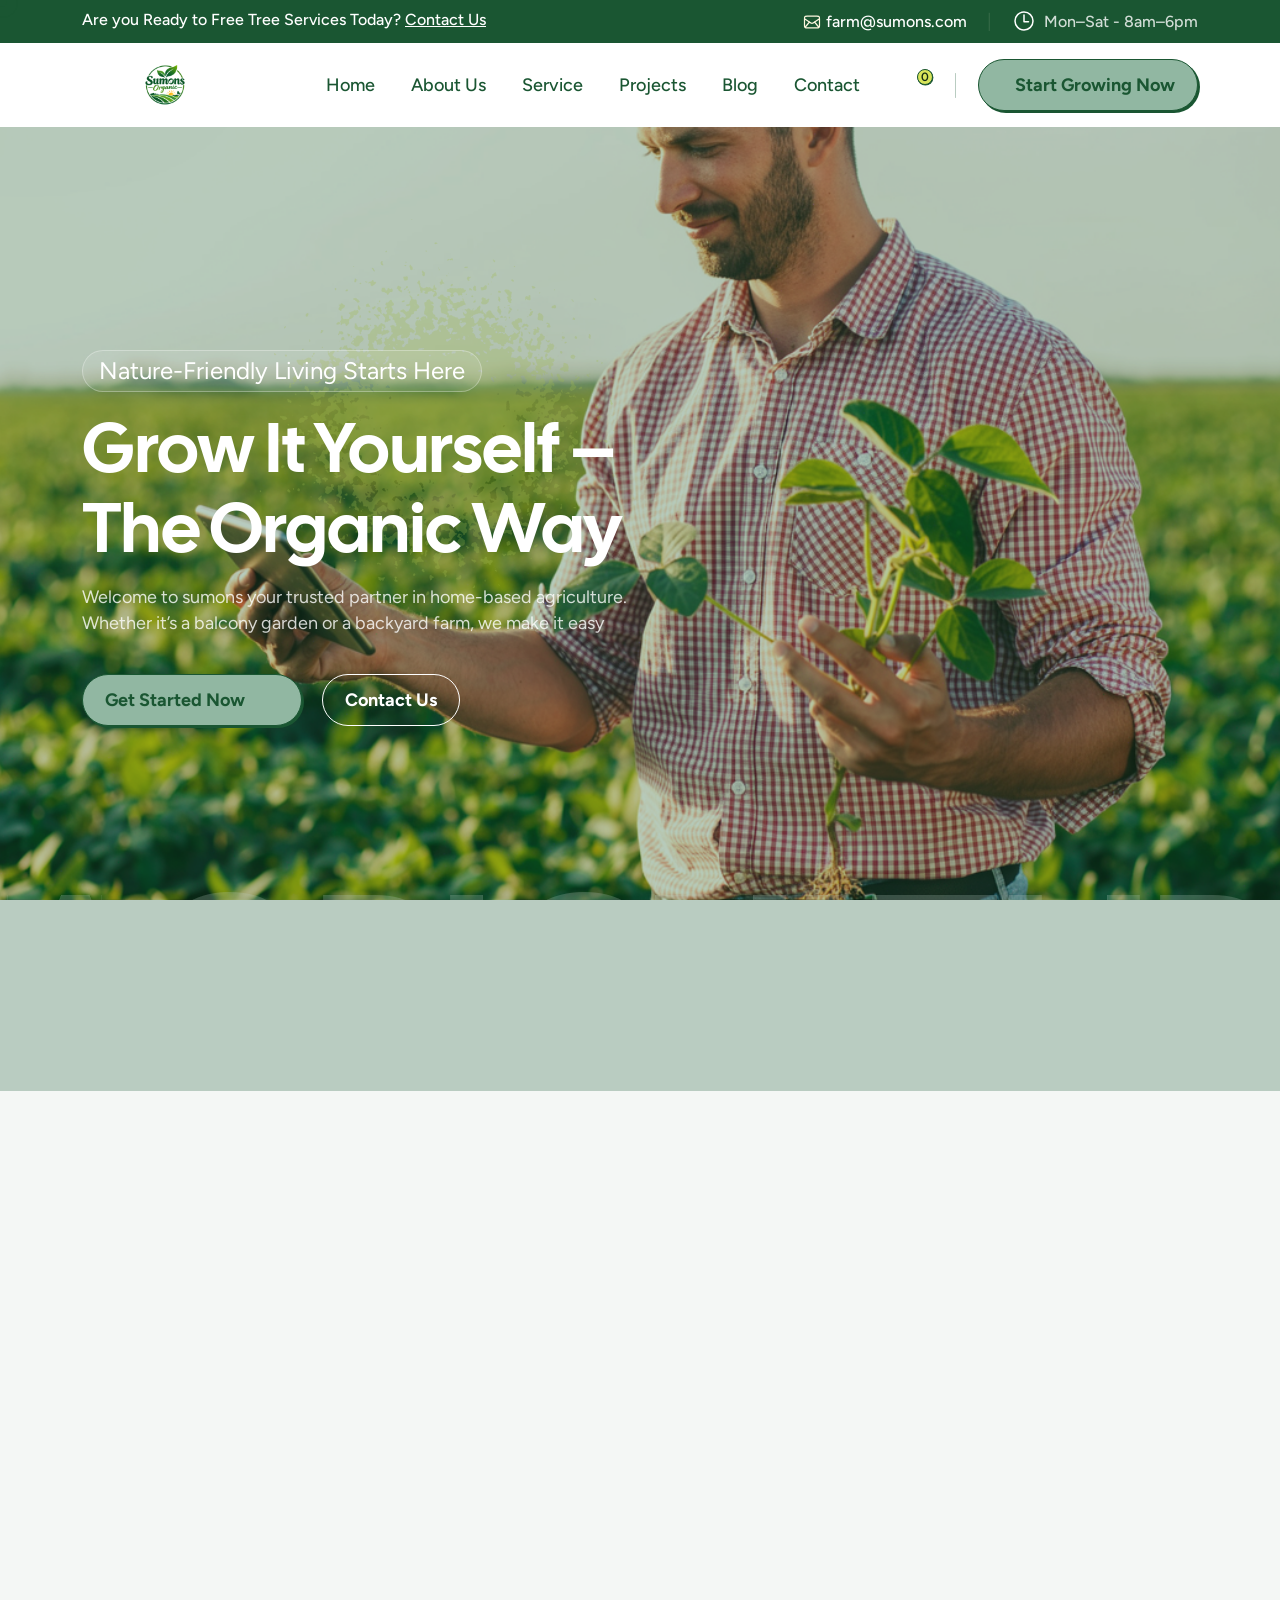
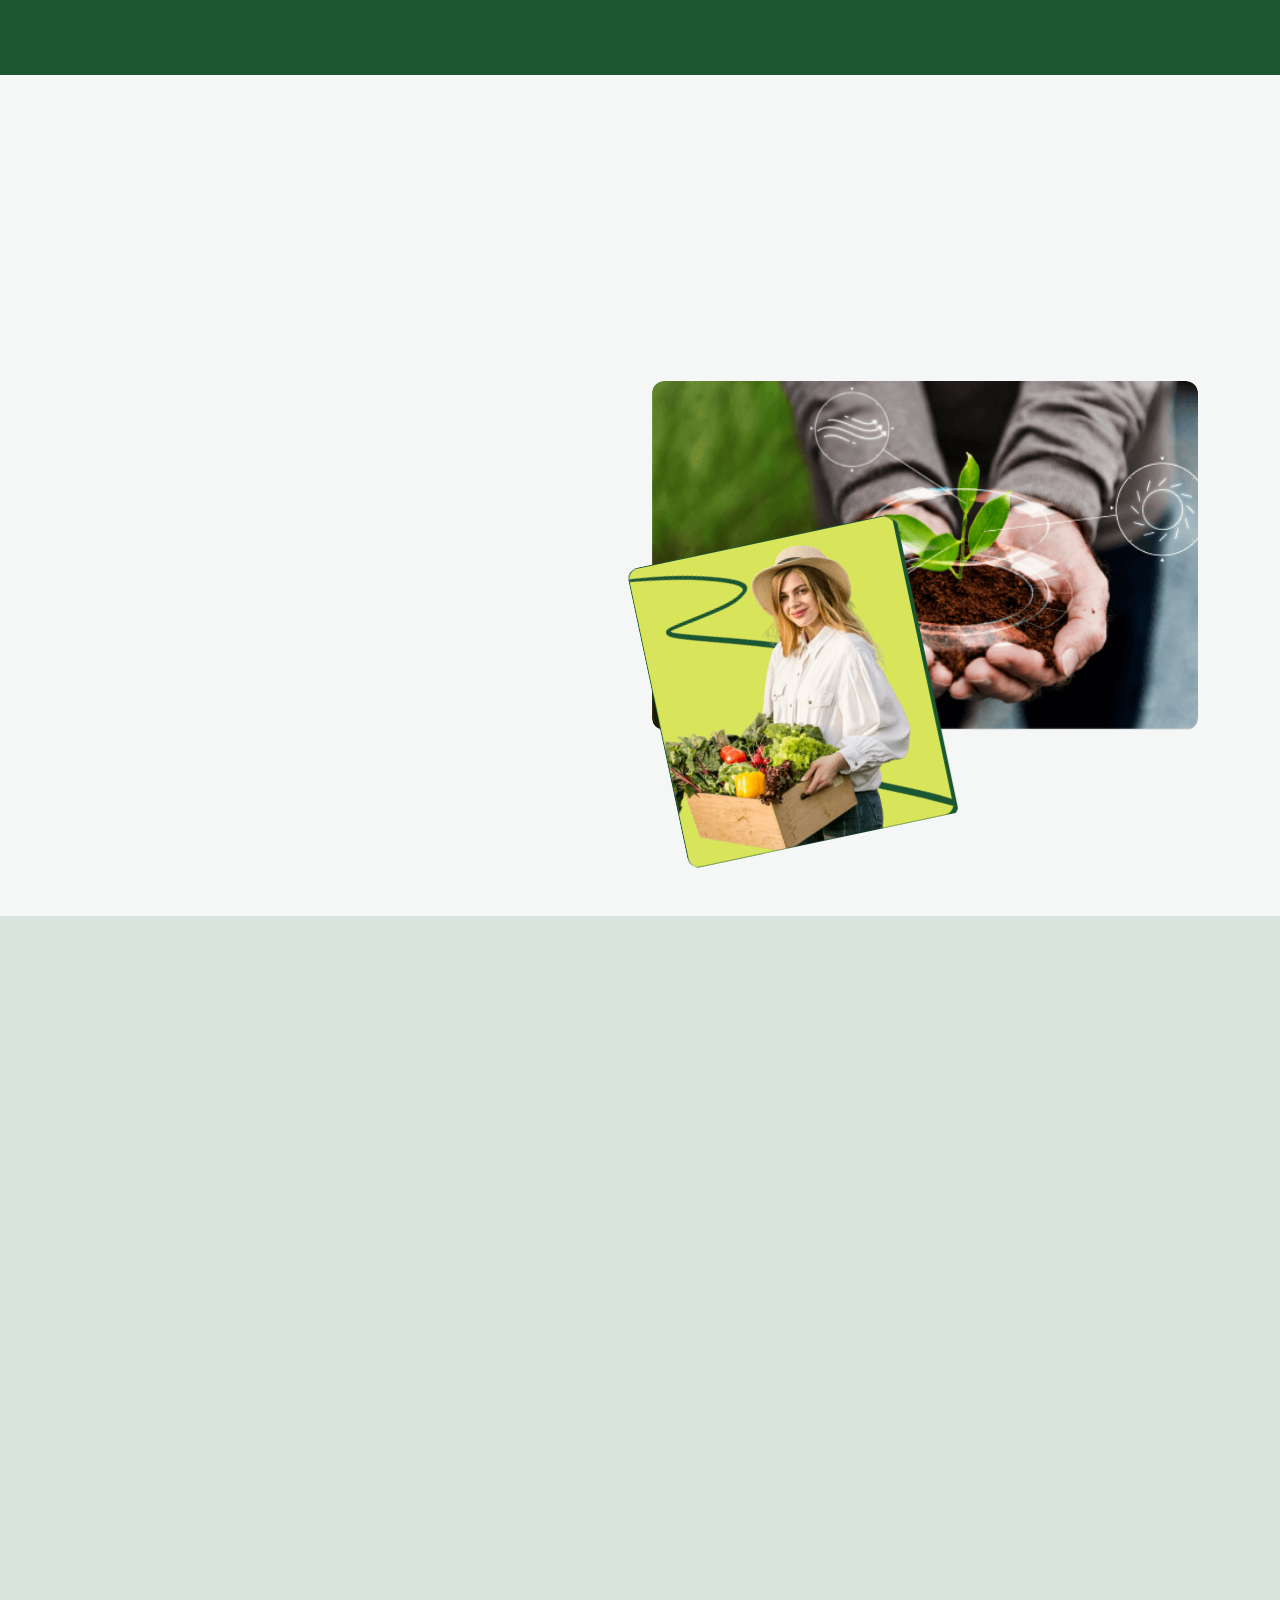
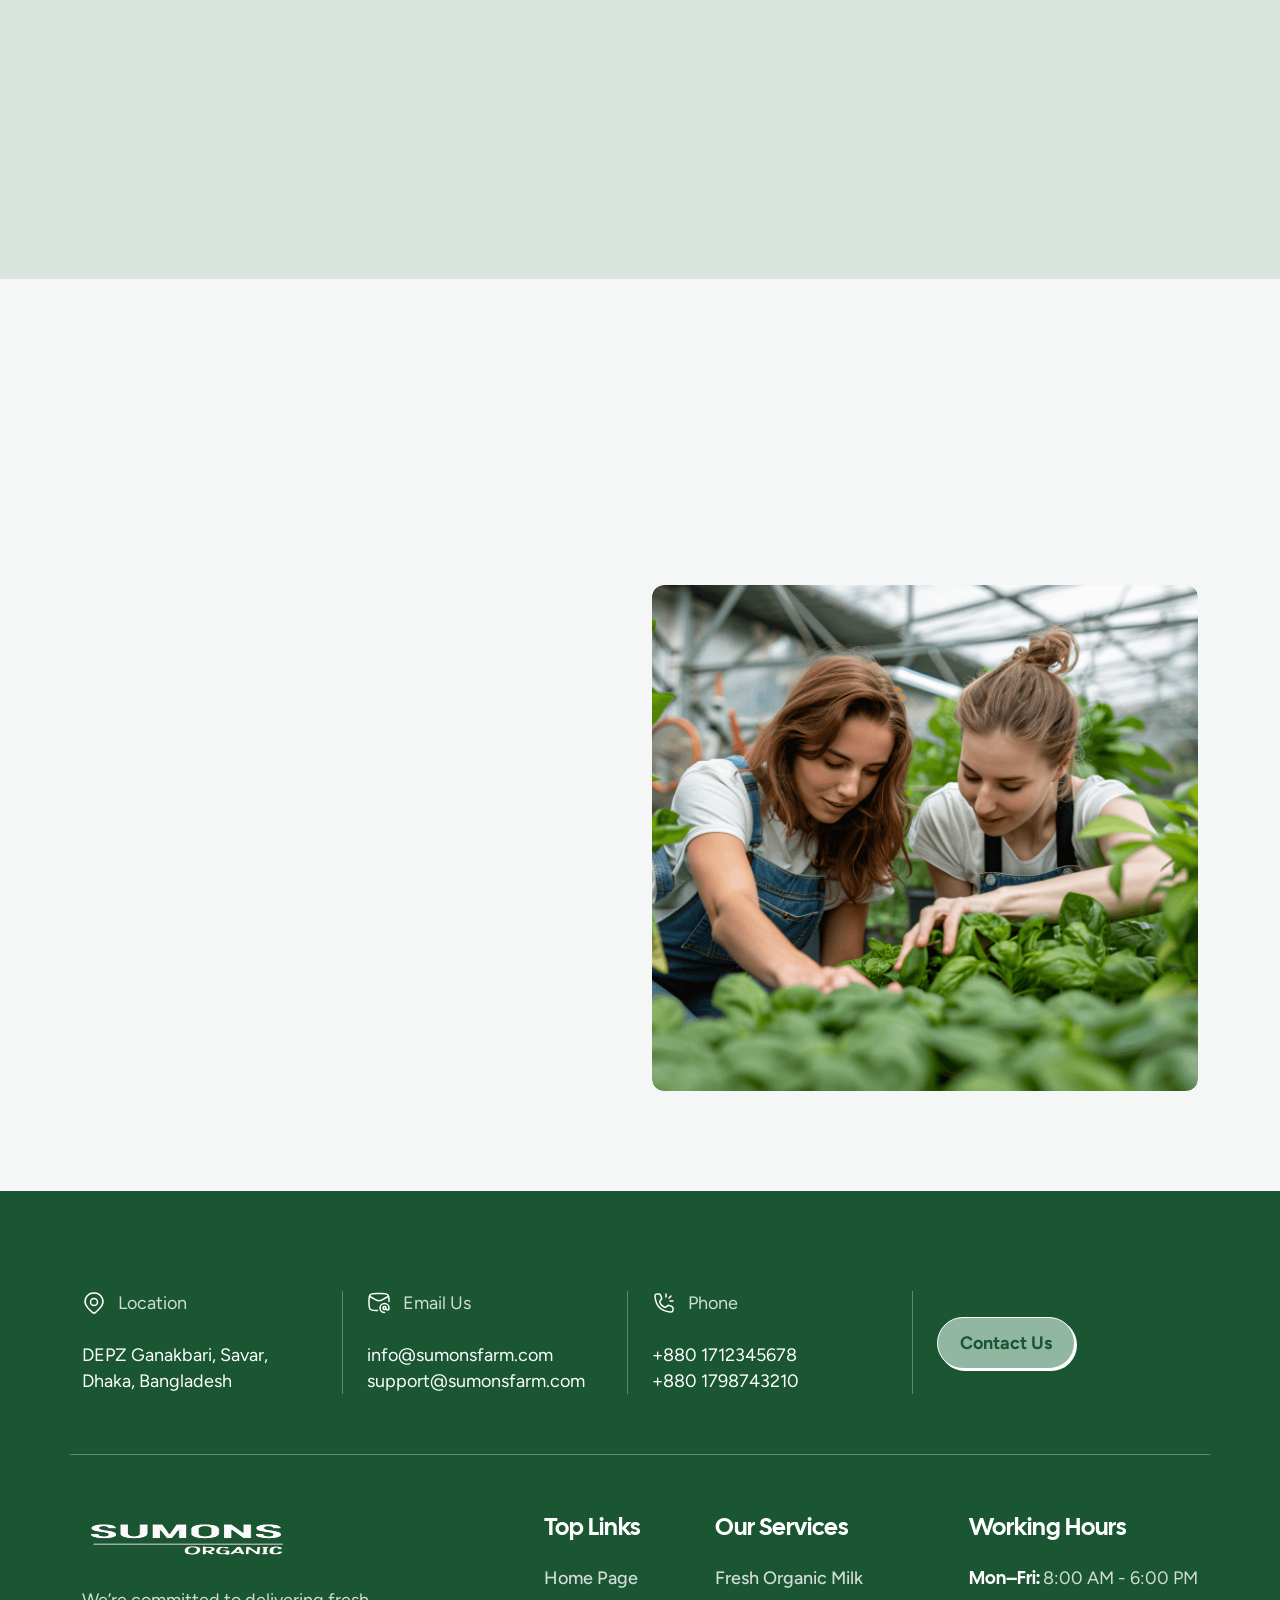
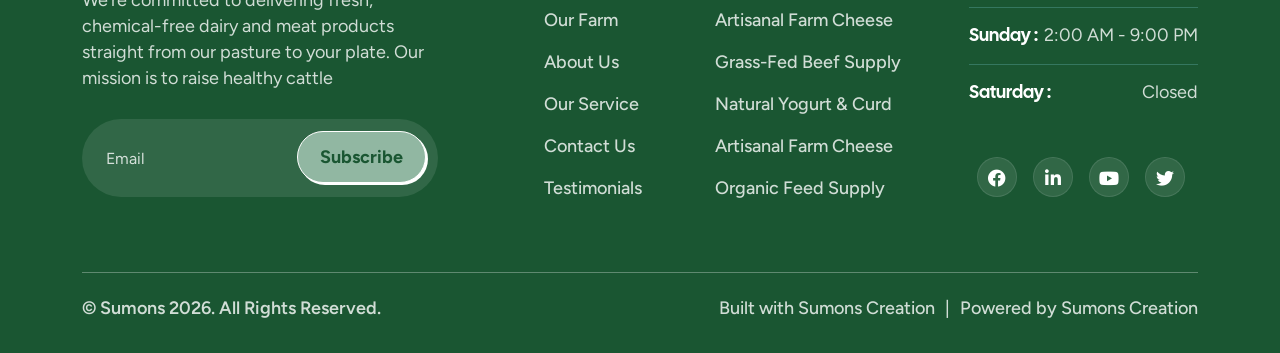
<file: index.html>
<!DOCTYPE html>
<html lang="en">

<head>
  <meta charset="UTF-8">
  <meta name="viewport" content="width=device-width, initial-scale=1.0">
  <title> Sumons- Agriculture and Organic Farm </title>

  <!--=====FAB ICON=======-->
  <link rel="shortcut icon" href="assets/img/logo/fav-logo1.png" type="image/x-icon">

  <!--===== CSS LINK =======-->
  <link rel="stylesheet" href="assets/css/plugins/bootstrap.min.css">
  <link rel="stylesheet" href="assets/css/plugins/aos.css">
  <link rel="stylesheet" href="assets/css/plugins/fontawesome.css">
  <link rel="stylesheet" href="assets/css/plugins/magnific-popup.css">
  <link rel="stylesheet" href="assets/css/plugins/owlcarousel.min.css">
  <link rel="stylesheet" href="assets/css/plugins/slick-slider.css">
  <link rel="stylesheet" href="assets/css/plugins/nice-select.css">
  <link rel="stylesheet" href="assets/css/plugins/swiper.min.css">
  <link rel="stylesheet" href="assets/css/main.css">

  <!--=====  JS SCRIPT LINK =======-->
  <script src="assets/js/plugins/jquery-3-7-1.min.js"></script>  
</head>

<body>


  <!--===== PRELODER STARTS=======-->
    <div class="preloader">
    <div class="loading-container">
      <div class="loading"></div>
      <div id="loading-icon"><img src="assets/img/logo/preloader.png" alt=""></div>
    </div>
  </div>
  <!--===== PRELODER ENDS=======-->

  <!--===== PROGRESS STARTS=======-->
  <div class="paginacontainer">
    <div class="progress-wrap">
      <svg class="progress-circle svg-content" width="100%" height="100%" viewBox="-1 -1 102 102">
        <path d="M50,1 a49,49 0 0,1 0,98 a49,49 0 0,1 0,-98" />
      </svg>
    </div>
  </div>
  <!--===== PROGRESS ENDS=======-->

<!--===== MOBILE HEADER STARTS =======-->
  <div class="homepage1-body">
    <div class="vl-offcanvas">
      <div class="vl-offcanvas-wrapper">
        <div class="vl-offcanvas-header d-flex justify-content-between align-items-center mb-90">
          <div class="vl-offcanvas-logo">
            <a href="index.html"><img src="assets/img/footer/footer1-logo.png" alt=""></a>
          </div>
          <div class="vl-offcanvas-close">
            <button class="vl-offcanvas-close-toggle"><i class="fa-solid fa-xmark"></i></button>
          </div>
        </div>

        <div class="vl-offcanvas-menu d-xl-none mb-40">
          <nav></nav>
        </div>

        <div class="space20"></div>
        <div class="vl-offcanvas-info">
          <h3 class="vl-offcanvas-sm-title"> Contact Us </h3>
          <div class="space20"></div>
          <span><a href="#"> <i class="fa-regular fa-envelope"></i> cattlefarm@sumons.com</a></span>
          <span><a href="tel:8801712345678"><i class="fa-solid fa-phone"></i> +880 1717904151</a></span>
          <span><a href="#"><i class="fa-solid fa-location-dot"></i> DEPZ,Ganakbari, Savar, Dhaka ,
              Bangladesh</a></span>
        </div>
        <div class="space20"></div>
        <div class="vl-offcanvas-social">
          <h3 class="vl-offcanvas-sm-title">Follow Us</h3>
          <div class="space20"></div>
          <a href="#"><i class="fab fa-facebook-f"></i></a>
          <a href="#"><i class="fab fa-twitter"></i></a>
          <a href="#"><i class="fab fa-linkedin-in"></i></a>
          <a href="#"><i class="fab fa-instagram"></i></a>
        </div>

      </div>
    </div>
    <div class="vl-offcanvas-overlay"></div>
  </div>
  <!--===== MOBILE HEADER STARTS =======-->

  <!--=====HEADER START=======-->
  <header class="homepage6-body">
    <div class="vl-header-area vl-transparent-header " id="vl-header-sticky">
      <div class="header-top-area header6-top-bg d-lg-block d-none">
        <div class="container">
          <div class="row">
            <div class="col-xl-12">
              <div class="header-top-main">
                <ul class="header-location">
                  <li>
                    <a class="clr-white" href="#">Are you Ready to Free Tree Services Today? <span>Contact Us</span></a>
                  </li>
                </ul>
                <div class="header-phn-area">
                  <a class="header-phn-mail clr-white" href="#"><svg xmlns="http://www.w3.org/2000/svg" width="20"
                      height="20" viewBox="0 0 20 20" fill="none">
                      <path
                        d="M3.33333 15.0052L7.5 10.0052M16.6667 15.0052L12.5 10.0052M2.5 6.67188L8.52083 10.6857C9.05542 11.0421 9.32267 11.2204 9.61158 11.2895C9.86692 11.3508 10.1331 11.3508 10.3884 11.2895C10.6773 11.2204 10.9446 11.0421 11.4792 10.6857L17.5 6.67188M5.16667 15.8385H14.8333C15.7667 15.8385 16.2335 15.8385 16.59 15.6569C16.9036 15.4971 17.1586 15.2421 17.3183 14.9285C17.5 14.572 17.5 14.1053 17.5 13.1719V6.83854C17.5 5.90512 17.5 5.43841 17.3183 5.08189C17.1586 4.76828 16.9036 4.51332 16.59 4.35353C16.2335 4.17187 15.7667 4.17188 14.8333 4.17188H5.16667C4.23325 4.17188 3.76653 4.17187 3.41002 4.35353C3.09641 4.51332 2.84144 4.76828 2.68166 5.08189C2.5 5.43841 2.5 5.90512 2.5 6.83854V13.1719C2.5 14.1053 2.5 14.572 2.68166 14.9285C2.84144 15.2421 3.09641 15.4971 3.41002 15.6569C3.76653 15.8385 4.23324 15.8385 5.16667 15.8385Z"
                        stroke="#FEF8E0" stroke-width="1.2" stroke-linecap="round" stroke-linejoin="round" />
                    </svg>farm@sumons.com</a>
                  <span class="header-top-line">|</span>
                  <a href="#" class="header-time header6-time"><svg xmlns="http://www.w3.org/2000/svg" width="24"
                      height="24" viewBox="0 0 24 24" fill="none">
                      <path
                        d="M12 3C7.03125 3 3 7.03125 3 12C3 16.9688 7.03125 21 12 21C16.9688 21 21 16.9688 21 12C21 7.03125 16.9688 3 12 3Z"
                        stroke="white" stroke-width="1.5" stroke-miterlimit="10" />
                      <path d="M12 6V12.75H16.5" stroke="white" stroke-width="1.5" stroke-linecap="round"
                        stroke-linejoin="round" />
                    </svg> Mon–Sat - 8am–6pm </a>
                </div>
              </div>
            </div>
          </div>
        </div>
      </div>
      <div class="vl-header-content-area white-bg">
        <div class="container">
          <div class="row align-items-center">
            <div class="col-xl-2 col-md-6 col-6">
              <div class="vl-logo">
                <a href="index.html"><img src="assets/img/logo/logo-hm6.png" alt=""></a>
              </div>
            </div>
            <div class="col-xl-7 d-none d-xl-block">
              <div class="vl-main-menu text-center">
                <nav class="vl-mobile-menu-active vl-menu-hm6-fxr">
                  <ul>
                    <li class="#">
                      <a href="#">Home <span><i class="#"></i></span></a>
                      <!-- <ul class="sub-menu">
                        <li><a href="index.html">Home Style 01</a></li>
                        <li><a href="index-2.html">Home Style 02</a></li>
                        <li><a href="index-3.html">Home Style 03</a></li>
                        <li><a href="index-4.html">Home Style 04</a></li>
                        <li><a href="index-5.html">Home Style 05</a></li>
                        <li><a href="index-6.html">Home Style 06</a></li>
                        <li><a href="index-7.html">Home Style 07</a></li>
                        <li><a href="index-8.html">Home Style 08</a></li>
                        <li><a href="index-9.html">Home Style 09</a></li>
                        <li><a href="index-10.html">Home Style 10</a></li>
                      </ul> -->
                    </li>
                    <li class="has-dropdown">
                      <a href="about-us.html">About Us</a>
                      <!-- <ul class="sub-menu">
                        <li><a href="about-us.html">About Us</a></li>
                        <li><a href="team.html">Our Team</a></li>
                        <li><a href="team-single.html">Team Details</a></li>
                        <li><a href="testimonials.html">Testimonials</a></li>
                        <li><a href="contact.html">Contact Us</a></li>
                        <li><a href="error-404.html">404</a></li>
                      </ul> -->
                    </li>
                    <li><a href="service.html">Service <span><i class="#"></i></span></a>
                      <!-- <ul class="sub-menu">
                        <li><a href="service.html">Our Service</a></li>
                        <li><a href="#" class="span-arrow">Service Details <span><i
                                class="fa-solid fa-angle-right d-xl-inline-block d-none"></i></span></a>
                          <ul class="sub-menu menu1">
                            <li><a href="service-left.html">Service Left</a></li>
                            <li><a href="service-right.html">Service Right</a></li>
                            <li><a href="service-single.html">Service Single</a></li>
                          </ul>
                        </li>
                      </ul> -->
                    </li>

                    <li><a href="project.html">Projects <span><i class="#"></i></span></a>
                      <!-- <ul class="sub-menu">
                        <li><a href="project.html">Our Project</a></li>
                        <li><a href="#" class="span-arrow">Project Details <span><i
                                class="fa-solid fa-angle-right d-xl-inline-block d-none"></i></span></a>
                          <ul class="sub-menu menu1">
                            <li><a href="project-left.html">Project Left</a></li>
                            <li><a href="project-right.html">Project Right</a></li>
                            <li><a href="projects-single.html">Project Single</a></li>
                          </ul>
                        </li>
                      </ul> -->
                    </li>
                    <li><a href="blog.html"> Blog <span><i class="#"></i></span></a>
                      <!-- <ul class="sub-menu">
                        <li><a href="blog.html">Our Blog</a></li>
                        <li><a href="#" class="span-arrow">Blog Details <span><i
                                class="fa-solid fa-angle-right d-xl-inline-block d-none"></i></span></a>
                          <ul class="sub-menu menu1">
                            <li><a href="blog-left.html">Blog Left</a></li>
                            <li><a href="blog-right.html">Blog Right</a></li>
                            <li><a href="blog-single.html">Blog Single</a></li>
                          </ul>
                        </li>
                      </ul> -->
                    </li>
                    <li><a href="contact.html">Contact</a></li>
                  </ul>
                </nav>
              </div>
            </div>
            <div class="col-xl-3 col-md-6 col-6">
              <div class="vl-menu-sidebar-area">
                <div class="sidebar-cart sidebar-cart6">
                  <img src="assets/img/icon/cart-icon-hm6.svg" alt="">
                  <span><a href="#">0</a></span>
                </div>
                <div class="menu-line"><svg xmlns="http://www.w3.org/2000/svg" width="1" height="25" viewBox="0 0 1 25"
                    fill="none">
                    <path d="M0.5 0.5L0.499999 24.5" stroke="#1A5632" stroke-opacity="0.3" stroke-linecap="round" />
                  </svg></div>
                <div class="vl-header-btn d-none d-xl-block text-end">
                  <div class="header6-btn">
                    <a href="contact.html" class="btn-home6">Start Growing Now</a>
                  </div>
                </div>


                <div class="vl-header-action-item d-block d-xl-none">
                  <button type="button" class="vl-offcanvas-toggle">
                    <i class="fa-solid fa-bars-staggered"></i>
                  </button>
                </div>
              </div>
            </div>
          </div>
        </div>
      </div>
    </div>
  </header>
  <!--=====HEADER END =======-->


  <!--===== HERO START =======-->
  <div class="vl-hero6-area parallaxie"
    style="background-image: url(assets/img/hero/hero6-thumb-bg1.png); background-position: center; background-repeat: no-repeat; background-size: cover;">
    <div class="hero6-bg1">
      <div class="bg-shape-imgs-1">
        <img src="assets/img/shape/hero-hm6-circle.png" alt="">
      </div>
      <div class="container">
        <div class="row">
          <div class="col-xl-6 col-lg-8">
            <div class="vl-hero6-info">
              <div class="hero6-heading">
                <h3 class="sub-title" data-aos="fade-left" data-aos-duration="800">Nature-Friendly Living Starts Here</h3>
                <div class="space16"></div>
                <h2 class="title" data-aos="fade-left" data-aos-duration="900">Grow It Yourself – The Organic Way</h2>
                <div class="space16"></div>
                <p class="pera-text" data-aos="fade-left" data-aos-duration="1000">Welcome to sumons your trusted partner in home-based agriculture. Whether it’s a
                  balcony garden or a backyard farm, we make it easy</p>
              </div>
              <div class="space38"></div>
              <div class="hero6-btn-area">
                <a href="contact.html" class="btn-home6 hero6-btn-fxr" data-aos="zoom-out" data-aos-duration="900">Get Started Now</a>
                <a href="contact.html" class="btn2-home6" data-aos="zoom-out" data-aos-duration="900">Contact Us</a>
              </div>
            </div>
          </div>
          <div class="col-xl-6"></div>
        </div>
      </div>
      <div class="hero_bottom_slider">
        <div class="hero6-bottom-text">
        <h2>Agriculture</h2>
      </div>

      <div class="hero6-bottom-text">
        <h2>Agriculture</h2>
      </div>

      <div class="hero6-bottom-text">
        <h2>Agriculture</h2>
      </div>

      <div class="hero6-bottom-text">
        <h2>Agriculture</h2>
      </div>

      <div class="hero6-bottom-text">
        <h2>Agriculture</h2>
      </div>

      <div class="hero6-bottom-text">
        <h2>Agriculture</h2>
      </div>
      </div>
    </div>
  </div>
  <!--===== HERO END =======-->



  <!--===== ABOUT START =======-->

  <div class="vl-about6-area sp1">
    <div class="container">
      <div class="row">
        <div class="col-xl-5 col-lg-6">
          <div class="about6-thumb">
            <img class="thumb1" src="assets/img/about/about6-thumb1.png" alt="" data-aos="fade-right" data-aos-duration="1000">
            <img class="thumb2" src="assets/img/about/about6-thumb(2).png" alt="" data-aos="fade-left" data-aos-duration="1000">
          </div>
        </div>
        <div class="col-xl-7 col-lg-6">
          <div class="about6-info">
            <div class="about6-heading">
              <h3 class="sub-title" data-aos="fade-left" data-aos-duration="800">About Our Agriculture</h3>
              <div class="space16"></div>
              <h2 class="title text-anime-style-3" data-aos="fade-left" data-aos-duration="900">Growing Naturally, Living Fully Nurturing
                Nature at Home</h2>
            </div>
            <div class="row">
              <div class="col-xl-1"></div>
              <div class="col-xl-11">
                <div class="about6-content">
                  <div class="row">
                    <div class="col-xl-6">
                      <div class="about6-exp_box" data-aos="zoom-out" data-aos-duration="1000">
                        <h2><span class="counter">25</span>+</h2>
                        <div class="space16"></div>
                        <p>Years Of Experience</p>
                      </div>
                    </div>
                    <div class="col-xl-6">
                      <div class="about6-icons-info">
                        <div class="about6-icons-box" data-aos="fade-left" data-aos-duration="900">
                          <div class="about6-icons-logo">
                            <img src="assets/img/icon/about6-icon(1).svg" alt="">
                          </div>
                          <div class="about6-icons-content">
                            <h3><a href="about-us.html">Built for green living</a></h3>
                            <div class="space16"></div>
                            <p>At sumons, we believe that <br> everyone deserves the joy</p>
                          </div>
                        </div>
                        <div class="about6-icons-box about6-icons-fxr" data-aos="fade-left" data-aos-duration="900">
                          <div class="about6-icons-logo">
                            <img src="assets/img/icon/about6-icon(2).svg" alt="">
                          </div>
                          <div class="about6-icons-content">
                            <h3><a href="about-us.html">Grow with intention</a></h3>
                            <div class="space16"></div>
                            <p>sumons is on a mission to <br> reconnect people with the</p>
                          </div>
                        </div>
                      </div>
                    </div>
                    <div class="col-xl-12">
                      <div class="about6-pera_text">
                        <p data-aos="fade-left" data-aos-duration="900">At sumons, we believe that real change begins at home — in the soil beneath your feet and
                          the food you grow with your own hands. Our mission is to help individuals and families embrace
                          sustainable living through home farming, organic gardening, and eco-conscious choices.</p>
                      </div>
                      <div class="about6-wrap" data-aos="fade-left" data-aos-duration="1000">
                        <ul>
                          <li><img src="assets/img/icon/tick-hm6.svg" alt="">Let nature do the talking.</li>
                          <li><img src="assets/img/icon/tick-hm6.svg" alt="">Plant roots, grow change.</li>
                        </ul>
                        <div class="about6-wrap-line"></div>
                        <div class="about6-wrap-btn">
                          <a href="contact.html" class="btn-home6">Learn More</a>
                        </div>
                      </div>
                    </div>
                  </div>
                </div>
              </div>
            </div>
          </div>
        </div>
      </div>
    </div>
  </div>

  <!--===== ABOUT END =======-->




  <!--===== service start =======-->
  <div class="vl-service6-area sp1">
    <div class="container">
      <div class="row">
        <div class="service6-top">
          <div class="service6-top-left">
            <h3 data-aos="fade-right" data-aos-duration="900">Our Services</h3>
            <div class="space16"></div>
            <h2 class="text-anime-style-3" data-aos="fade-left" data-aos-duration="1000">Services Designed <br> for Home Growers</h2>
          </div>
          <div class="service6-top-right">
            <p class="text-effect" data-aos="fade-left" data-aos-duration="900">At sumons, we offer a range of home-friendly <br> agriculture services tailored to help you grow <br>
              your own food, no matter the size of your space.</p>
            <div class="space24"></div>
            <a href="service.html" class="btn-home6" data-aos="fade-left" data-aos-duration="1000">View All Services</a>
          </div>
        </div>
        <div class="space44"></div>
        <div class="swiper myservicehm6" data-aos="zoom-out" data-aos-duration="900">
          <div class="swiper-wrapper">
            <div class="swiper-slide">
                  <div class="service6-box">
                <div class="service6-logos">
                  <h3 class="title"><a href="service-single.html">Plant Care And <br> Growth Monitoring</a></h3>
                  <div class="inons">
                    <img src="assets/img/icon/service6-icon(1).svg" alt="">
                  </div>
                </div>
                <div class="space24"></div>
                <p class="pera-text">At sumons, we empower you to turn unused corners of your home into thriving green
                  spaces. Our expert-guided services</p>
                <div class="space28"></div>
                <div class="service6-box-bottom">
                  <a href="contact.html" class="btn3-home6">Learn More</a>
                  <div class="step-number">01</div>
                </div>
                  </div>
            </div>
            <div class="swiper-slide">
              <div class="service6-box">
                <div class="service6-logos">
                  <h3 class="title"><a href="service-single.html">Compost And Soil <br> Health Support</a></h3>
                  <div class="inons">
                    <img src="assets/img/icon/service6-icon(2).svg" alt="">
                  </div>
                </div>
                <div class="space24"></div>
                <p class="pera-text">We believe that growing food should be natural, beautiful, & part of everyday life.
                  That’s why our services cover everything</p>
                <div class="space28"></div>
                <div class="service6-box-bottom">
                  <a href="contact.html" class="btn3-home6">Learn More</a>
                  <div class="step-number">02</div>
                </div>
              </div>
            </div>
            <div class="swiper-slide">
              <div class="service6-box">
                <div class="service6-logos">
                  <h3 class="title"><a href="service-single.html">Organic Seed <br> And Plant Supply</a></h3>
                  <div class="inons">
                    <img src="assets/img/icon/service6-icon(3).svg" alt="">
                  </div>
                </div>
                <div class="space24"></div>
                <p class="pera-text">Living in the city doesn’t mean giving up on green dreams. sumons specializes in
                  urban agriculture solutions that turn</p>
                <div class="space28"></div>
                <div class="service6-box-bottom">
                  <a href="contact.html" class="btn3-home6">Learn More</a>
                  <div class="step-number">03</div>
                </div>
              </div>
            </div>
            <div class="swiper-slide">
              <div class="service6-box">
                <div class="service6-logos">
                  <h3 class="title"><a href="service-single.html">Plant Care And <br> Growth Monitoring</a></h3>
                  <div class="inons">
                    <img src="assets/img/icon/service6-icon(1).svg" alt="">
                  </div>
                </div>
                <div class="space24"></div>
                <p class="pera-text">At sumons, we empower you to turn unused corners of your home into thriving green
                  spaces. Our expert-guided services</p>
                <div class="space28"></div>
                <div class="service6-box-bottom">
                  <a href="contact.html" class="btn3-home6">Learn More</a>
                  <div class="step-number">01</div>
                </div>
              </div>
            </div>
            <div class="swiper-slide">
              <div class="service6-box">
                <div class="service6-logos">
                  <h3 class="title"><a href="service-single.html">Compost And Soil <br> Health Support</a></h3>
                  <div class="inons">
                    <img src="assets/img/icon/service6-icon(2).svg" alt="">
                  </div>
                </div>
                <div class="space24"></div>
                <p class="pera-text">We believe that growing food should be natural, beautiful, & part of everyday life.
                  That’s why our services cover everything</p>
                <div class="space28"></div>
                <div class="service6-box-bottom">
                  <a href="contact.html" class="btn3-home6">Learn More</a>
                  <div class="step-number">02</div>
                </div>
              </div>
            </div>
            <div class="swiper-slide">
              <div class="service6-box">
                <div class="service6-logos">
                  <h3 class="title"><a href="service-single.html">Organic Seed <br> And Plant Supply</a></h3>
                  <div class="inons">
                    <img src="assets/img/icon/service6-icon(3).svg" alt="">
                  </div>
                </div>
                <div class="space24"></div>
                <p class="pera-text">Living in the city doesn’t mean giving up on green dreams. sumons specializes in
                  urban agriculture solutions that turn</p>
                <div class="space28"></div>
                <div class="service6-box-bottom">
                  <a href="contact.html" class="btn3-home6">Learn More</a>
                  <div class="step-number">03</div>
                </div>
              </div>
            </div>
          </div>
        </div>
        <div class="service6-arrow">
          <div class="prev-arrow" data-aos="fade-right" data-aos-duration="1000">
            <img src="assets/img/icon/left-arrow-hm6.svg" alt="">
          </div>
          <div class="next-arrow" data-aos="fade-left" data-aos-duration="1000">
            <img src="assets/img/icon/right-arrow-hm6.svg" alt="">
          </div>
        </div>
      </div>
    </div>
  </div>

  <!--===== service end =======-->


  <!--===== Projects area start =======-->
  <div class="vl-project6-area sp2">
    <div class="container">
      <div class="row">
        <div class="project6-heading">
          <div class="service6-top">
            <div class="service6-top-left">
              <h3 data-aos="fade-right" data-aos-duration="900">Our Projects</h3>
              <div class="space16"></div>
              <h2 class="text-anime-style-3" data-aos="fade-left" data-aos-duration="1000">Garden Journeys <br> We’ve Nurtured</h2>
            </div>
            <div class="service6-top-right">
              <p class="text-effect" data-aos="fade-left" data-aos-duration="1000">At sumons, we take pride in turning ordinary <br> spaces into thriving green ecosystems. From <br>
                balconies and rooftops to backyards </p>
            </div>
          </div>
        </div>
        <div class="space44"></div>
        <div class="col-xl-6 col-lg-6 mb-30" data-aos="zoom-out" data-aos-duration="900">
          <div class="project6-box">
            <div class="project6-thumb image-anime">
              <img class="imgs" src="assets/img/projects/project6-thumb(1).png" alt="">
              <div class="project6-thumb-content">
                <div class="arrow_wrap">
                  <div class="content_arrow">
                    <img src="assets/img/icon/project6-arrow-right.svg" alt="">
                  </div>
                </div>
                <h3 class="title"><a href="project.html">The Backyard Revival Project</a></h3>
                <p class="pera-text">Every project we take on is a reflection of our mission to bring agriculture back
                  home literally. Whether it’s a rooftop garden</p>
              </div>
            </div>
          </div>
        </div>
        <div class="col-xl-6 col-lg-6 mb-30" data-aos="zoom-out" data-aos-duration="1000">
          <div class="project6-box">
            <div class="project6-thumb image-anime">
              <img class="imgs" src="assets/img/projects/project6-thumb(2).png" alt="">
              <div class="project6-thumb-content">
                <div class="arrow_wrap">
                  <div class="content_arrow">
                    <img src="assets/img/icon/project6-arrow-right.svg" alt="">
                  </div>
                </div>
                <h3 class="title"><a href="project.html">The Backyard Revival Project</a></h3>
                <p class="pera-text">Every project we take on is a reflection of our mission to bring agriculture back
                  home literally. Whether it’s a rooftop garden</p>
              </div>
            </div>
          </div>
        </div>
        <div class="row">
          <div class="col-xl-4 col-lg-6 mb-30" data-aos="zoom-in" data-aos-duration="1000">
            <div class="project6-box">
              <div class="project6-thumb image-anime">
                <img class="imgs" src="assets/img/projects/project6-thumb(3).png" alt="">
                <div class="project6-thumb-content">
                  <div class="arrow_wrap">
                    <div class="content_arrow">
                      <img src="assets/img/icon/project6-arrow-right.svg" alt="">
                    </div>
                  </div>
                  <h3 class="title"><a href="project.html">The Mini Farm Makeover</a></h3>
                  <p class="pera-text">Every project Whether it’s a rooftop garden</p>
                </div>
              </div>
            </div>
          </div>
          <div class="col-xl-4 col-lg-6 mb-30" data-aos="zoom-out" data-aos-duration="900">
            <div class="project6-box">
              <div class="project6-thumb image-anime">
                <img class="imgs" src="assets/img/projects/project6-thumb(4).png" alt="">
                <div class="project6-thumb-content">
                  <div class="arrow_wrap">
                    <div class="content_arrow">
                      <img src="assets/img/icon/project6-arrow-right.svg" alt="">
                    </div>
                  </div>
                  <h3 class="title"><a href="project.html">GrowBox Trial Project</a></h3>
                  <p class="pera-text">Every project Whether it’s a rooftop garden</p>
                </div>
              </div>
            </div>
          </div>
          <div class="col-xl-4 col-lg-6 mb-30" data-aos="zoom-in" data-aos-duration="1000">
            <div class="project6-box">
              <div class="project6-thumb image-anime">
                <img class="imgs" src="assets/img/projects/project6-thumb(5).png" alt="">
                <div class="project6-thumb-content">
                  <div class="arrow_wrap">
                    <div class="content_arrow">
                      <img src="assets/img/icon/project6-arrow-right.svg" alt="">
                    </div>
                  </div>
                  <h3 class="title"><a href="project.html">From Concrete to Crops</a></h3>
                  <p class="pera-text">Every project Whether it’s a rooftop garden</p>
                </div>
              </div>
            </div>
          </div>
        </div>
      </div>
    </div>
  </div>
  <!--===== Projects area end =======-->


  <!--===== Product area start =======-->
  <div class="vl-product6-area sp1">
    <div class="container">
      <div class="row">
        <div class="product6-heading">
          <div class="service6-top">
            <div class="service6-top-left">
              <h3 class="product6-subtitle" data-aos="fade-right" data-aos-duration="900">Our Products</h3>
              <div class="space16"></div>
              <h2 class="clr-white text-anime-style-3" data-aos="fade-left" data-aos-duration="1000">Garden Journeys <br> We’ve Nurtured</h2>
            </div>
            <div class="service6-top-right">
              <p class="product6-pera text-effect" data-aos="fade-left" data-aos-duration="900">At sumons, we offer a range of home-friendly <br> agriculture services tailored
                to help you grow <br> your own food, no matter the size of your space.</p>
              <div class="space24"></div>
              <a href="contact.html" class="btn4-home6" data-aos="fade-left" data-aos-duration="1000">Shop Now</a>
            </div>
          </div>
        </div>
        <div class="space44"></div>
        <!-- Swiper -->
        <div class="swiper myproduct6" data-aos="zoom-out" data-aos-duration="900">
          <div class="swiper-wrapper">
            <div class="swiper-slide">
              <div class="product6-box">
                <div class="product-thumb">
                  <img class="imgs" src="assets/img/products/product6-imgs(1).png" alt="">
                  <div class="fav-icon">
                    <span><i class="fa-solid fa-heart"></i></span>
                  </div>
                  <div class="product6-line">
                    <img src="assets/img/shape/product6-line.png" alt="">
                  </div>
                  <div class="product6-icons">
                    <ul>
                      <li><a href="#"><img src="assets/img/icon/product6-icons(1).svg" alt=""></a></li>
                      <li><a href="#"><img src="assets/img/icon/product6-icons(2).svg" alt=""></a></li>
                      <li><a href="#"><img src="assets/img/icon/product6-icons(3).svg" alt=""></a></li>
                    </ul>
                  </div>
                </div>
                <div class="space24"></div>
                <div class="product6-box-content">
                  <div class="product6-content_text">
                      <h3><a href="contact.html">Garden Harvest Basket</a></h3>
                  </div>
                  <div class="space16"></div>
                  <div class="product6_info">
                    <div class="product-price">
                      <span class="new-price"><a href="contact.html">$ 40.00 USD</a></span>
                      <span class="old-price"><a href="contact.html">$ 60.00 USD</a></span>
                    </div>
                    <div class="product_star product6_star">
                      <ul>
                        <li><a href="#"><i class="fa-solid fa-star"></i></a></li>
                        <li><a href="#"><i class="fa-solid fa-star"></i></a></li>
                        <li><a href="#"><i class="fa-solid fa-star"></i></a></li>
                        <li><a href="#"><i class="fa-solid fa-star"></i></a></li>
                        <li><a href="#"><i class="fa-solid fa-star"></i></a></li>
                      </ul>
                    </div>
                  </div>
                </div>
              </div>
            </div>
            <div class="swiper-slide">
              <div class="product6-box">
                <div class="product-thumb">
                  <img class="imgs" src="assets/img/products/product6-imgs(2).png" alt="">
                  <div class="fav-icon">
                    <span><i class="fa-solid fa-heart"></i></span>
                  </div>
                  <div class="product6-line">
                    <img src="assets/img/shape/product6-line.png" alt="">
                  </div>
                  <div class="product6-icons">
                    <ul>
                      <li><a href="#"><img src="assets/img/icon/product6-icons(1).svg" alt=""></a></li>
                      <li><a href="#"><img src="assets/img/icon/product6-icons(2).svg" alt=""></a></li>
                      <li><a href="#"><img src="assets/img/icon/product6-icons(3).svg" alt=""></a></li>
                    </ul>
                  </div>
                </div>
                <div class="space24"></div>
                <div class="product6-box-content">
                  <div class="product6-content_text">
                     <h3><a href="contact.html">Organic Veggie Medley</a></h3>
                  </div>
                  <div class="space16"></div>
                  <div class="product6_info">
                    <div class="product-price">
                      <span class="new-price"><a href="contact.html">$ 46.00 USD</a></span>
                      <span class="old-price"><a href="contact.html">$ 62.00 USD</a></span>
                    </div>
                    <div class="product_star product6_star">
                      <ul>
                        <li><a href="#"><i class="fa-solid fa-star"></i></a></li>
                        <li><a href="#"><i class="fa-solid fa-star"></i></a></li>
                        <li><a href="#"><i class="fa-solid fa-star"></i></a></li>
                        <li><a href="#"><i class="fa-solid fa-star"></i></a></li>
                        <li><a href="#"><i class="fa-solid fa-star"></i></a></li>
                      </ul>
                    </div>
                  </div>
                </div>
              </div>
            </div>
            <div class="swiper-slide">
              <div class="product6-box">
                <div class="product-thumb">
                  <img class="imgs" src="assets/img/products/product6-imgs(3).png" alt="">
                  <div class="fav-icon">
                    <span><i class="fa-solid fa-heart"></i></span>
                  </div>
                  <div class="product6-line">
                    <img src="assets/img/shape/product6-line.png" alt="">
                  </div>
                  <div class="product6-icons">
                    <ul>
                      <li><a href="#"><img src="assets/img/icon/product6-icons(1).svg" alt=""></a></li>
                      <li><a href="#"><img src="assets/img/icon/product6-icons(2).svg" alt=""></a></li>
                      <li><a href="#"><img src="assets/img/icon/product6-icons(3).svg" alt=""></a></li>
                    </ul>
                  </div>
                </div>
                <div class="space24"></div>
                <div class="product6-box-content">
                  <div class="product6-content_text">
                    <h3><a href="contact.html">Fresh Farm Produce Box</a></h3>
                  </div>
                  <div class="space16"></div>
                  <div class="product6_info">
                    <div class="product-price">
                      <span class="new-price"><a href="contact.html">$ 38.00 USD</a></span>
                      <span class="old-price"><a href="contact.html">$ 45.00 USD</a></span>
                    </div>
                    <div class="product_star product6_star">
                      <ul>
                        <li><a href="#"><i class="fa-solid fa-star"></i></a></li>
                        <li><a href="#"><i class="fa-solid fa-star"></i></a></li>
                        <li><a href="#"><i class="fa-solid fa-star"></i></a></li>
                        <li><a href="#"><i class="fa-solid fa-star"></i></a></li>
                        <li><a href="#"><i class="fa-solid fa-star"></i></a></li>
                      </ul>
                    </div>
                  </div>
                </div>
              </div>
            </div>
            <div class="swiper-slide">
              <div class="product6-box">
                <div class="product-thumb">
                  <img class="imgs" src="assets/img/products/product6-imgs(4).png" alt="">
                  <div class="fav-icon">
                    <span><i class="fa-solid fa-heart"></i></span>
                  </div>
                  <div class="product6-line">
                    <img src="assets/img/shape/product6-line.png" alt="">
                  </div>
                  <div class="product6-icons">
                    <ul>
                      <li><a href="#"><img src="assets/img/icon/product6-icons(1).svg" alt=""></a></li>
                      <li><a href="#"><img src="assets/img/icon/product6-icons(2).svg" alt=""></a></li>
                      <li><a href="#"><img src="assets/img/icon/product6-icons(3).svg" alt=""></a></li>
                    </ul>
                  </div>
                </div>
                <div class="space24"></div>
                <div class="product6-box-content">
                  <div class="product6-content_text">
                    <h3><a href="contact.html">Nature’s Fresh Pick</a></h3>
                  </div>
                  <div class="space16"></div>
                  <div class="product6_info">
                    <div class="product-price">
                      <span class="new-price"><a href="contact.html">$ 50.00 USD</a></span>
                      <span class="old-price"><a href="contact.html">$ 60.00 USD</a></span>
                    </div>
                    <div class="product_star product6_star">
                      <ul>
                        <li><a href="#"><i class="fa-solid fa-star"></i></a></li>
                        <li><a href="#"><i class="fa-solid fa-star"></i></a></li>
                        <li><a href="#"><i class="fa-solid fa-star"></i></a></li>
                        <li><a href="#"><i class="fa-solid fa-star"></i></a></li>
                        <li><a href="#"><i class="fa-solid fa-star"></i></a></li>
                      </ul>
                    </div>
                  </div>
                </div>
              </div>
            </div>
            <div class="swiper-slide">
              <div class="product6-box">
                <div class="product-thumb">
                  <img class="imgs" src="assets/img/products/product6-imgs(5).png" alt="">
                  <div class="fav-icon">
                    <span><i class="fa-solid fa-heart"></i></span>
                  </div>
                  <div class="product6-line">
                    <img src="assets/img/shape/product6-line.png" alt="">
                  </div>
                  <div class="product6-icons">
                    <ul>
                      <li><a href="#"><img src="assets/img/icon/product6-icons(1).svg" alt=""></a></li>
                      <li><a href="#"><img src="assets/img/icon/product6-icons(2).svg" alt=""></a></li>
                      <li><a href="#"><img src="assets/img/icon/product6-icons(3).svg" alt=""></a></li>
                    </ul>
                  </div>
                </div>
                <div class="space24"></div>
                <div class="product6-box-content">
                  <div class="product6-content_text">
                    <h3><a href="contact.html">GreenNest Harvest</a></h3>
                  </div>
                  <div class="space16"></div>
                  <div class="product6_info">
                    <div class="product-price">
                      <span class="new-price"><a href="contact.html">$ 36.00 USD</a></span>
                      <span class="old-price"><a href="contact.html">$ 48.00 USD</a></span>
                    </div>
                    <div class="product_star product6_star">
                      <ul>
                        <li><a href="#"><i class="fa-solid fa-star"></i></a></li>
                        <li><a href="#"><i class="fa-solid fa-star"></i></a></li>
                        <li><a href="#"><i class="fa-solid fa-star"></i></a></li>
                        <li><a href="#"><i class="fa-solid fa-star"></i></a></li>
                        <li><a href="#"><i class="fa-solid fa-star"></i></a></li>
                      </ul>
                    </div>
                  </div>
                </div>
              </div>
            </div>
          </div>
        </div>
        <div class="product6-arrow">
          <div class="prev-arrow" data-aos="fade-right" data-aos-duration="900">
            <img src="assets/img/icon/left-arrow-hm6.svg" alt="">
          </div>
          <div class="next-arrow" data-aos="fade-left" data-aos-duration="900">
            <img src="assets/img/icon/right-arrow-hm6.svg" alt="">
          </div>
        </div>
      </div>
    </div>
  </div>

  <!--===== Product area start =======-->



  <!--===== Testimonials area start =======-->
  <div class="vl-testimonial6-area sp1">
    <div class="container">
      <div class="row">
        <div class="testimonial6-heading">
          <div class="service6-top">
            <div class="service6-top-left">
              <h3 data-aos="fade-right" data-aos-duration="900">Testimonials</h3>
              <div class="space16"></div>
              <h2 class="text-anime-style-3" data-aos="fade-left" data-aos-duration="1000">Trusted by Green- <br>Thinking Families</h2>
            </div>
            <div class="service6-top-right">
              <p class="text-effect" data-aos="fade-left" data-aos-duration="1000">At sumons, we take pride in turning ordinary <br> spaces into thriving green ecosystems. From <br>
                balconies and rooftops to backyards</p>
            </div>
          </div>
        </div>
        <div class="space44"></div>
        <div class="col-xl-6 col-lg-6">
          <!-- Swiper -->
          <div class="swiper mytestimo6" data-aos="zoom-out" data-aos-duration="1000">
            <div class="swiper-wrapper">
              <div class="swiper-slide">
                <div class="testimonial6-info">
                  <div class="product_star testimonial6_star">
                    <ul>
                      <li><a href="#"><i class="fa-solid fa-star"></i></a></li>
                      <li><a href="#"><i class="fa-solid fa-star"></i></a></li>
                      <li><a href="#"><i class="fa-solid fa-star"></i></a></li>
                      <li><a href="#"><i class="fa-solid fa-star"></i></a></li>
                      <li><a href="#"><i class="fa-solid fa-star"></i></a></li>
                    </ul>
                  </div>
                  <div class="space24"></div>
                  <p class="testimonial6-text">“I never imagined our rooftop could become thriving green space. sumons
                    didn’t just give us a garden they gave us a new way of living. My mornings now start with harvesting
                    fresh vegetables, my children are more connected to nature than ever before.”</p>
                  <div class="space38"></div>
                  <div class="testimonial6-bottom">
                    <div class="testimonial6-user">
                      <h3><a href="testimonials.html">Alex Buckmaster</a></h3>
                      <div class="space16"></div>
                      <p>Tam's Stationers</p>
                    </div>
                    <div class="testimonial6-arrow ">
                      <div class="next-arrow mr-12">
                        <a href="#"><img src="assets/img/icon/arrow-left-testi06.svg" alt=""></a>
                      </div>
                      <div class="prev-arrow">
                        <a href="#"><img src="assets/img/icon/arrow-right-testi06.svg" alt=""></a>
                      </div>
                    </div>
                  </div>
                </div>
              </div>
              <div class="swiper-slide">
                <div class="testimonial6-info">
                  <div class="product_star testimonial6_star">
                    <ul>
                      <li><a href="#"><i class="fa-solid fa-star"></i></a></li>
                      <li><a href="#"><i class="fa-solid fa-star"></i></a></li>
                      <li><a href="#"><i class="fa-solid fa-star"></i></a></li>
                      <li><a href="#"><i class="fa-solid fa-star"></i></a></li>
                      <li><a href="#"><i class="fa-solid fa-star"></i></a></li>
                    </ul>
                  </div>
                  <div class="space24"></div>
                  <p class="testimonial6-text">“I never imagined our rooftop could become thriving green space. sumons
                    didn’t just give us a garden they gave us a new way of living. My mornings now start with harvesting
                    fresh vegetables, my children are more connected to nature than ever before.”</p>
                  <div class="space38"></div>
                  <div class="testimonial6-bottom">
                    <div class="testimonial6-user">
                      <h3><a href="testimonials.html">Alex Buckmaster</a></h3>
                      <div class="space16"></div>
                      <p>Tam's Stationers</p>
                    </div>
                    <div class="testimonial6-arrow">
                      <div class="next-arrow mr-12">
                        <a href="#"><img src="assets/img/icon/arrow-left-testi06.svg" alt=""></a>
                      </div>
                      <div class="prev-arrow">
                        <a href="#"><img src="assets/img/icon/arrow-right-testi06.svg" alt=""></a>
                      </div>
                    </div>
                  </div>
                </div>
              </div>
              <div class="swiper-slide">
                <div class="testimonial6-info">
                  <div class="product_star testimonial6_star">
                    <ul>
                      <li><a href="#"><i class="fa-solid fa-star"></i></a></li>
                      <li><a href="#"><i class="fa-solid fa-star"></i></a></li>
                      <li><a href="#"><i class="fa-solid fa-star"></i></a></li>
                      <li><a href="#"><i class="fa-solid fa-star"></i></a></li>
                      <li><a href="#"><i class="fa-solid fa-star"></i></a></li>
                    </ul>
                  </div>
                  <div class="space24"></div>
                  <p class="testimonial6-text">“I never imagined our rooftop could become thriving green space. sumons
                    didn’t just give us a garden they gave us a new way of living. My mornings now start with harvesting
                    fresh vegetables, my children are more connected to nature than ever before.”</p>
                  <div class="space38"></div>
                  <div class="testimonial6-bottom">
                    <div class="testimonial6-user">
                      <h3><a href="testimonials.html">Alex Buckmaster</a></h3>
                      <div class="space16"></div>
                      <p>Tam's Stationers</p>
                    </div>
                    <div class="testimonial6-arrow">
                      <div class="next-arrow mr-12">
                        <a href="#"><img src="assets/img/icon/arrow-left-testi06.svg" alt=""></a>
                      </div>
                      <div class="prev-arrow">
                        <a href="#"><img src="assets/img/icon/arrow-right-testi06.svg" alt=""></a>
                      </div>
                    </div>
                  </div>
                </div>
              </div>
            </div>
          </div>
        </div>
        <div class="col-xl-6 col-lg-6">
          <div class="testimonial6-thumb">
            <div class="testimonial6-thumb-img reveal image-anime">
              <img src="assets/img/testimonil/testimonial6-thumb1.png" alt="">
            </div>
            <div class="testimonial6-thumb-img2 image-anime">
              <img src="assets/img/testimonil/testimonial6-thumb2.png" alt="">
            </div>
          </div>
        </div>
      </div>
    </div>
  </div>
  <!--===== Testimonials area end =======-->
    

  <!--===== Team area start =======-->
  <div class="vl-team6-area sp1">
    <div class="container">
      <div class="row">
        <div class="team6-heading">
          <div class="service6-top">
            <div class="service6-top-left">
              <h3 data-aos="fade-right" data-aos-duration="900">Our Team</h3>
                <div class="space16"></div>
              <h2 class="text-anime-style-3" data-aos="fade-left" data-aos-duration="1000">Meet the Minds <br> Behind sumons</h2>
            </div>
            <div class="service6-top-right">
              <p class="text" data-aos="fade-left" data-aos-duration="1000">At sumons, we’re more than just a company <br> — we’re a team of passionate agriculturists, <br>
                designers, and eco-enthusiasts dedicated</p>
            </div>
          </div>
        </div>
        <div class="space44"></div>
           <div class="swiper myteam6" data-aos="zoom-out" data-aos-duration="1000">
          <div class="swiper-wrapper">
            <div class="swiper-slide">
              <div class="team6-area-box">
                <div class="team6-thumb">
                  <div class="team6-img  case_img_anime">
                    <img src="assets/img/team/team6-thumb(1).png" alt="">
                    <img src="assets/img/team/team6-thumb(1).png" alt="">
                  </div>
                  <div class="team6-content">
                    <h3><a href="team.html">Alex Buckmaster</a></h3>
                    <div class="space16"></div>
                    <p>Tam's Stationers</p>
                  </div>
                  <div class="team6-social">
                    <ul>
                      <li><a href="contact.html"><i class="fa-brands fa-facebook"></i></a></li>
                      <li><a href="contact.html"><i class="fa-brands fa-linkedin-in"></i></a></li>
                      <li><a href="contact.html"><i class="fa-brands fa-twitter"></i></a></li>
                      <li><a href="contact.html"><i class="fa-brands fa-youtube"></i></a></li>
                    </ul>
                  </div>
                </div>

              </div>
            </div>
            <div class="swiper-slide">
              <div class="team6-area-box">
                <div class="team6-thumb">
                  <div class="team6-img case_img_anime">
                    <img src="assets/img/team/team6-thumb(2).png" alt="">
                    <img src="assets/img/team/team6-thumb(2).png" alt="">
                  </div>
                  <div class="team6-content">
                    <h3><a href="team.html">Alex Buckmaster</a></h3>
                    <div class="space16"></div>
                    <p>Tam's Stationers</p>
                  </div>
                  <div class="team6-social">
                    <ul>
                      <li><a href="contact.html"><i class="fa-brands fa-facebook"></i></a></li>
                      <li><a href="contact.html"><i class="fa-brands fa-linkedin-in"></i></a></li>
                      <li><a href="contact.html"><i class="fa-brands fa-twitter"></i></a></li>
                      <li><a href="contact.html"><i class="fa-brands fa-youtube"></i></a></li>
                    </ul>
                  </div>
                </div>

              </div>
            </div>
            <div class="swiper-slide">
              <div class="team6-area-box">
                <div class="team6-thumb">
                  <div class="team6-img case_img_anime">
                    <img src="assets/img/team/team6-thumb(3).png" alt="">
                    <img src="assets/img/team/team6-thumb(3).png" alt="">
                  </div>
                  <div class="team6-content">
                    <h3><a href="team.html">Alex Buckmaster</a></h3>
                    <div class="space16"></div>
                    <p>Tam's Stationers</p>
                  </div>
                  <div class="team6-social">
                    <ul>
                      <li><a href="contact.html"><i class="fa-brands fa-facebook"></i></a></li>
                      <li><a href="contact.html"><i class="fa-brands fa-linkedin-in"></i></a></li>
                      <li><a href="contact.html"><i class="fa-brands fa-twitter"></i></a></li>
                      <li><a href="contact.html"><i class="fa-brands fa-youtube"></i></a></li>
                    </ul>
                  </div>
                </div>

              </div>
            </div>
            <div class="swiper-slide">
              <div class="team6-area-box">
                <div class="team6-thumb">
                  <div class="team6-img case_img_anime">
                    <img src="assets/img/team/team6-thumb(1).png" alt="">
                    <img src="assets/img/team/team6-thumb(1).png" alt="">
                  </div>
                  <div class="team6-content">
                    <h3><a href="team.html">Alex Buckmaster</a></h3>
                    <div class="space16"></div>
                    <p>Tam's Stationers</p>
                  </div>
                  <div class="team6-social">
                    <ul>
                      <li><a href="contact.html"><i class="fa-brands fa-facebook"></i></a></li>
                      <li><a href="contact.html"><i class="fa-brands fa-linkedin-in"></i></a></li>
                      <li><a href="contact.html"><i class="fa-brands fa-twitter"></i></a></li>
                      <li><a href="contact.html"><i class="fa-brands fa-youtube"></i></a></li>
                    </ul>
                  </div>
                </div>

              </div>
            </div>
            <div class="swiper-slide">
              <div class="team6-area-box">
                <div class="team6-thumb">
                  <div class="team6-img case_img_anime">
                    <img src="assets/img/team/team6-thumb(2).png" alt="">
                    <img src="assets/img/team/team6-thumb(2).png" alt="">
                  </div>
                  <div class="team6-content">
                    <h3><a href="team.html">Alex Buckmaster</a></h3>
                    <div class="space16"></div>
                    <p>Tam's Stationers</p>
                  </div>
                  <div class="team6-social">
                    <ul>
                      <li><a href="contact.html"><i class="fa-brands fa-facebook"></i></a></li>
                      <li><a href="contact.html"><i class="fa-brands fa-linkedin-in"></i></a></li>
                      <li><a href="contact.html"><i class="fa-brands fa-twitter"></i></a></li>
                      <li><a href="contact.html"><i class="fa-brands fa-youtube"></i></a></li>
                    </ul>
                  </div>
                </div>

              </div>
            </div>
            <div class="swiper-slide">
              <div class="team6-area-box">
                <div class="team6-thumb">
                  <div class="team6-img case_img_anime">
                    <img src="assets/img/team/team6-thumb(3).png" alt="">
                    <img src="assets/img/team/team6-thumb(3).png" alt="">
                  </div>
                  <div class="team6-content">
                    <h3><a href="team.html">Alex Buckmaster</a></h3>
                    <div class="space16"></div>
                    <p>Tam's Stationers</p>
                  </div>
                  <div class="team6-social">
                    <ul>
                      <li><a href="contact.html"><i class="fa-brands fa-facebook"></i></a></li>
                      <li><a href="contact.html"><i class="fa-brands fa-linkedin-in"></i></a></li>
                      <li><a href="contact.html"><i class="fa-brands fa-twitter"></i></a></li>
                      <li><a href="contact.html"><i class="fa-brands fa-youtube"></i></a></li>
                    </ul>
                  </div>
                </div>

              </div>
            </div>
          </div>
           </div>

        <div class="team6-arrow">
          <div class="next-arrow mr-12" data-aos="fade-right" data-aos-duration="900">
            <a href="#"><img src="assets/img/icon/arrow-left-testi06.svg" alt=""></a>
          </div>
          <div class="prev-arrow" data-aos="fade-left" data-aos-duration="900">
            <a href="#"><img src="assets/img/icon/arrow-right-testi06.svg" alt=""></a>
          </div>
        </div>

      </div>
    </div>
  </div>

  <!--===== Team area end =======-->



  <!--===== faq area start =======-->

  <div class="vl-faq6-area sp1">
    <div class="container">
      <div class="row align-items-center ">
        <div class="faq6-header">
          <div class="service6-top">
            <div class="service6-top-left">
              <h3 data-aos="fade-right" data-aos-duration="900">FAQ</h3>
              <div class="space16"></div>
              <h2 class="text-anime-style-3" data-aos="fade-left" data-aos-duration="1000">Quick Answers <br> for Green Minds</h2>
            </div>
            <div class="service6-top-right">
              <p class="text-effect" data-aos="fade-left" data-aos-duration="1000">Starting something new can feel overwhelming <br> but we’re here to help. Below you’ll find answers
                <br> to the most frequently asked questions about</p>
            </div>
          </div>
        </div>
        <div class="space44"></div>
        <div class="col-xl-6 col-lg-6">
          <div class="vl-faq-content-wrap-2 vl-faq6" data-sal="slide-up" data-sal-duration="1000" data-sal-delay="100"
            data-sal-easing="ease-in-out">
            <div class="vl-faq-accordion">
              <div class="accordion" id="accordionExample">
                <div class="vl-accordion-item" data-aos="fade-right" data-aos-duration="800">
                  <h2 class="accordion-header" id="headingOne">
                    <button class="accordion-button" type="button" data-bs-toggle="collapse"
                      data-bs-target="#collapseOne" aria-expanded="true" aria-controls="collapseOne">
                      <span>01</span> Are the materials eco-friendly?
                      <span class="vl-faqarrow vl-faqarrow-2"><i class="fa-solid fa-angle-down"></i></span>
                    </button>
                  </h2>
                  <div id="collapseOne" class="accordion-collapse collapse show" 
                    data-bs-parent="#accordionExample">
                    <div class="accordion-body">
                      <p class="para">We help design water-resistant setups with proper drainage <br> to protect your
                        plants. Some crops even grow better during</p>
                    </div>
                  </div>
                </div>
                <div class="vl-accordion-item" data-aos="fade-right" data-aos-duration="900">
                  <h2 class="accordion-header" id="headingTwo">
                    <button class="accordion-button collapsed" type="button" data-bs-toggle="collapse"
                      data-bs-target="#collapseTwo" aria-expanded="false" aria-controls="collapseTwo">
                      <span>02</span> What’s included in a starter kit?
                      <span class="vl-faqarrow vl-faqarrow-2"><i class="fa-solid fa-angle-down"></i></span>
                    </button>
                  </h2>
                  <div id="collapseTwo" class="accordion-collapse collapse" 
                    data-bs-parent="#accordionExample">
                    <div class="accordion-body">
                      <p class="para">We help design water-resistant setups with proper drainage <br> to protect your
                        plants. Some crops even grow better during</p>
                    </div>
                  </div>
                </div>
                <div class="vl-accordion-item" data-aos="fade-right" data-aos-duration="1000">
                  <h2 class="accordion-header" id="headingThree">
                    <button class="accordion-button collapsed" type="button" data-bs-toggle="collapse"
                      data-bs-target="#collapseThree" aria-expanded="false" aria-controls="collapseThree">
                      <span>03</span> How long does delivery take?
                      <span class="vl-faqarrow vl-faqarrow-2"><i class="fa-solid fa-angle-down"></i></span>
                    </button>
                  </h2>
                  <div id="collapseThree" class="accordion-collapse collapse" 
                    data-bs-parent="#accordionExample">
                    <div class="accordion-body">
                      <p class="para">We help design water-resistant setups with proper drainage <br> to protect your
                        plants. Some crops even grow better during</p>
                    </div>
                  </div>
                </div>
                <div class="vl-accordion-item" data-aos="fade-right" data-aos-duration="1100">
                  <h2 class="accordion-header" id="heading4">
                    <button class="accordion-button collapsed" type="button" data-bs-toggle="collapse"
                      data-bs-target="#collapse4" aria-expanded="false" aria-controls="collapse4">
                      <span>04</span> Do plants attract insects or snakes?
                      <span class="vl-faqarrow vl-faqarrow-2"><i class="fa-solid fa-angle-down"></i></span>
                    </button>
                  </h2>
                  <div id="collapse4" class="accordion-collapse collapse"
                    data-bs-parent="#accordionExample">
                    <div class="accordion-body">
                      <p class="para">We help design water-resistant setups with proper drainage <br> to protect your
                        plants. Some crops even grow better during</p>
                    </div>
                  </div>
                </div>
              </div>
            </div>
          </div>
        </div>
        <div class="col-xl-6 col-lg-6">
          <div class="faq6-thumb image-anime reveal">
            <img src="assets/img/faq/faq6-thumb.png" alt="">
          </div>
        </div>
      </div>
    </div>
  </div>

  <!--===== faq area end =======-->



  <!--===== footer area start =======-->
  <div class="vl-footer1-area vl-footer6-area">
    <div class="container">
      <div class="row">
        <div class="vl-footer1-top">
          <div class="row align-items-center">
            <div class="col-xl-3 col-lg-3 col-md-6">
              <div class="footer1-mobile">
                <div class="icons">
                  <a href="#"><svg xmlns="http://www.w3.org/2000/svg" width="24" height="24" viewBox="0 0 24 24"
                      fill="none">
                      <path
                        d="M13.6177 21.367C13.1841 21.773 12.6044 22 12.0011 22C11.3978 22 10.8182 21.773 10.3845 21.367C6.41302 17.626 1.09076 13.4469 3.68627 7.37966C5.08963 4.09916 8.45834 2 12.0011 2C15.5439 2 18.9126 4.09916 20.316 7.37966C22.9082 13.4393 17.599 17.6389 13.6177 21.367Z"
                        stroke="white" stroke-width="1.5"></path>
                      <path
                        d="M15.5 11C15.5 12.933 13.933 14.5 12 14.5C10.067 14.5 8.5 12.933 8.5 11C8.5 9.067 10.067 7.5 12 7.5C13.933 7.5 15.5 9.067 15.5 11Z"
                        stroke="white" stroke-width="1.5"></path>
                    </svg>Location</a>
                </div>
                <div class="space24"></div>
                <ul>
                  <li><a href="#">DEPZ Ganakbari, Savar,</a></li> 
                  <li><a href="#">Dhaka, Bangladesh</a></li>
                </ul>
              </div>
            </div>
            <div class="col-xl-3 col-lg-3 col-md-6">
               <div class="space20 d-xl-none d-block"></div>
              <div class="footer1-mobile">
                <div class="icons">
                  <a href="#"><svg xmlns="http://www.w3.org/2000/svg" width="24" height="24" viewBox="0 0 24 24"
                      fill="none">
                      <path d="M2 5L8.91302 8.92462C11.4387 10.3585 12.5613 10.3585 15.087 8.92462L22 5" stroke="white"
                        stroke-width="1.5" stroke-linejoin="round"></path>
                      <path
                        d="M10.5 19.5C10.0337 19.4939 9.56682 19.485 9.09883 19.4732C5.95033 19.3941 4.37608 19.3545 3.24496 18.2184C2.11383 17.0823 2.08114 15.5487 2.01577 12.4814C1.99475 11.4951 1.99474 10.5147 2.01576 9.52843C2.08114 6.46113 2.11382 4.92748 3.24495 3.79139C4.37608 2.6553 5.95033 2.61573 9.09882 2.53658C11.0393 2.4878 12.9607 2.48781 14.9012 2.53659C18.0497 2.61574 19.6239 2.65532 20.755 3.79141C21.8862 4.92749 21.9189 6.46114 21.9842 9.52844C21.9939 9.98251 21.9991 10.1965 21.9999 10.5"
                        stroke="white" stroke-width="1.5" stroke-linecap="round" stroke-linejoin="round"></path>
                      <path
                        d="M19 17C19 17.8284 18.3284 18.5 17.5 18.5C16.6716 18.5 16 17.8284 16 17C16 16.1716 16.6716 15.5 17.5 15.5C18.3284 15.5 19 16.1716 19 17ZM19 17V17.5C19 18.3284 19.6716 19 20.5 19C21.3284 19 22 18.3284 22 17.5V17C22 14.5147 19.9853 12.5 17.5 12.5C15.0147 12.5 13 14.5147 13 17C13 19.4853 15.0147 21.5 17.5 21.5"
                        stroke="white" stroke-width="1.5" stroke-linecap="round" stroke-linejoin="round"></path>
                    </svg>Email Us</a>
                </div>
                <div class="space24"></div>
                <ul>
                  <li><a href="#">info@sumonsfarm.com</a></li>
                  <li><a href="#">support@sumonsfarm.com</a></li>
                </ul>
              </div>
            </div>
            <div class="col-xl-3 col-lg-3 col-md-6">
              <div class="footer1-mobile lg-mt20">
                <div class="icons">
                  <a href="#"><svg xmlns="http://www.w3.org/2000/svg" width="24" height="24" viewBox="0 0 24 24"
                      fill="none">
                      <path d="M14 3V6M19 5L17 7M21 10H18" stroke="white" stroke-width="1.5" stroke-linecap="round"
                        stroke-linejoin="round"></path>
                      <path
                        d="M9.15825 5.71223L8.7556 4.80625C8.49232 4.21388 8.36068 3.91768 8.1638 3.69101C7.91707 3.40694 7.59547 3.19794 7.23567 3.08785C6.94858 3 6.62446 3 5.97621 3C5.02791 3 4.55375 3 4.15573 3.18229C3.68687 3.39702 3.26343 3.86328 3.09473 4.3506C2.95151 4.76429 2.99253 5.18943 3.07458 6.0397C3.94791 15.0902 8.90981 20.0521 17.9603 20.9254C18.8106 21.0075 19.2357 21.0485 19.6494 20.9053C20.1367 20.7366 20.603 20.3131 20.8177 19.8443C21 19.4462 21 18.9721 21 18.0238C21 17.3755 21 17.0514 20.9122 16.7643C20.8021 16.4045 20.5931 16.0829 20.309 15.8362C20.0823 15.6393 19.7861 15.5077 19.1937 15.2444L18.2878 14.8417C17.6462 14.5566 17.3255 14.4141 16.9995 14.3831C16.6876 14.3534 16.3731 14.3972 16.0811 14.5109C15.776 14.6297 15.5063 14.8544 14.967 15.3038C14.4301 15.7512 14.1617 15.9749 13.8337 16.0947C13.543 16.2009 13.1586 16.2403 12.8523 16.1951C12.5069 16.1442 12.2423 16.0029 11.7133 15.7201C10.0672 14.8405 9.15953 13.9328 8.27986 12.2867C7.99714 11.7577 7.85578 11.4931 7.80487 11.1477C7.75974 10.8414 7.79908 10.457 7.9053 10.1663C8.02512 9.83828 8.24881 9.56986 8.69619 9.033C9.14562 8.49368 9.37034 8.22402 9.48915 7.91891C9.60285 7.62694 9.64661 7.3124 9.61694 7.00048C9.58594 6.67452 9.44338 6.35376 9.15825 5.71223Z"
                        stroke="white" stroke-width="1.5" stroke-linecap="round"></path>
                    </svg>Phone
                  </a>
                </div>
                <div class="space24"></div>
                <ul>
                   <li><a href="tel:+8801712345678">+880 1712345678</a></li>
                  <li><a href="tel:+8801798743210">+880 1798743210</a></li>
                </ul>
              </div>
            </div>
            <div class="col-xl-3 col-lg-3 col-md-6">
               <div class="space30 d-xl-none d-block"></div>
              <div class="footer1-mobile footer1-mobile-fixxer lg-mt20">
                <a href="contact.html" class="btn4-home6">Contact Us</a>
              </div>
            </div>
          </div>
        </div>
        <div class="vl-footer1-info">
          <div class="row">
            <div class="col-xl-4 col-lg-4 col-md-6">
              <div class="footer1-logo-area">
                <img src="assets/img/footer/footer1-logo.png" alt="">
                <div class="space24"></div>
                <p>We’re committed to delivering fresh, chemical-free dairy and meat products straight from our pasture
                  to your plate. Our mission is to raise healthy cattle</p>
                <div class="space28"></div>
                <div class="footer1-subscribe">
                  <form action="#">
                    <input type="email" placeholder="Email">
                    <div class="sub-btn">
                      <button type="submit" class="btn4-home6">Subscribe</button>
                    </div>
                  </form>
                </div>
              </div>
            </div>
            <div class="col-xl col-lg-4 col-md-6">
               <div class="space30 d-md-none d-block"></div>
              <div class="footer-widget-area wid1-fix mt-20xs_brk">
                <h3>Top Links</h3>
                <div class="space28"></div>
                <ul>
                  <li><a href="index-2.html">Home Page</a></li>
                  <li><a href="about-us.html">Our Farm</a></li>
                  <li><a href="service.html">About Us</a></li>
                  <li><a href="service.html">Our Service</a></li>
                  <li><a href="blog.html">Contact Us</a></li>
                  <li><a href="contact.html">Testimonials </a></li>
                </ul>
              </div>
            </div>
            <div class="col-xl col-lg-4 col-md-6">
               <div class="space30 d-md-none d-block"></div>
              <div class="footer-widget-area">
                <h3>Our Services</h3>
                <div class="space28"></div>
                <ul>
                  <li><a href="index-2.html">Fresh Organic Milk</a></li>
                  <li><a href="about-us.html">Artisanal Farm Cheese</a></li>
                  <li><a href="service.html">Grass-Fed Beef Supply</a></li>
                  <li><a href="service.html">Natural Yogurt &amp; Curd</a></li>
                  <li><a href="blog.html">Artisanal Farm Cheese</a></li>
                  <li><a href="contact.html">Organic Feed Supply</a></li>
                </ul>
              </div>
            </div>
            <div class="col-xl col-lg-4 col-md-6">
              <div class="space30 d-xl-none d-block"></div>
              <div class="footer1-widget-hour-info">
                <div class="footer-widget-hour">
                  <h3>Working Hours</h3>
                  <div class="space28"></div>
                  <ul>
                    <li><span><a class="f-date" href="#">Mon–Fri:</a></span> <span><a href="#">8:00 AM - 6:00
                          PM</a></span></li>
                    <li><span><a class="f-date" href="#">Sunday :</a></span> <span><a href="#">2:00 AM - 9:00
                          PM</a></span></li>
                    <li><span><a class="f-date" href="#">Saturday :</a></span> <span><a href="#">Closed</a></span></li>
                  </ul>
                </div>
                <div class="space28"></div>
                <div class="footer1-widget-social footer6-widget-social">
                  <ul class="social_link social1-footer">
                    <li>
                      <a href="#"><i class="fa-brands fa-facebook"></i></a>
                    </li>
                    <li>
                      <a href="#"><i class="fa-brands fa-linkedin-in"></i></a>
                    </li>
                    <li>
                      <a href="#"><i class="fa-brands fa-youtube"></i></a>
                    </li>
                    <li>
                      <a href="#"><i class="fa-brands fa-twitter"></i></a>
                    </li>
                  </ul>
                </div>
              </div>
            </div>
          </div>
        </div>
      </div>
      <div class="space60"></div>
      <div class="footer1-copyright-area">
        <ul class="footer1-copyright-wrap">
          <li><a href="#">© Sumons 2026. All Rights Reserved.</a></li>
          <li><a class="fw-500" href="#">Built with Sumons Creation <span>|</span> Powered by Sumons Creation</a></li>
        </ul>
      </div>
    </div>
  </div>
  <!--===== footer area end =======-->








  <!-- MouseCursor Start -->
  <div class="mouseCursor cursor-outer"></div>
  <div class="mouseCursor cursor-inner"></div>




  <!--===== JS SCRIPT LINK =======-->
  <script src="assets/js/plugins/bootstrap.min.js"></script>
  <script src="assets/js/plugins/fontawesome.js"></script>
  <script src="assets/js/plugins/aos.js"></script>
  <script src="assets/js/plugins/counter.js"></script>
  <script src="assets/js/plugins/magnific-popup.js"></script>
  <script src="assets/js/plugins/owlcarousel.min.js"></script>
  <script src="assets/js/plugins/nice-select.js"></script>
  <script src="assets/js/plugins/waypoints.js"></script>
  <script src="assets/js/plugins/slick-slider.js"></script>
  <script src="assets/js/plugins/swiper.min.js"></script>

  <!-- GSAP ANIMATION -->
  <script src="assets/js/plugins/gsap.min.js"></script>
  <script src="assets/js/plugins/ScrollTrigger.min.js"></script>
  <script src="assets/js/plugins/SmoothScroll.js"></script>
  <script src="assets/js/plugins/Splitetext.js"></script>
  <script src="assets/js/plugins/parallaxie.js"></script>

  <script src="assets/js/main.js"></script>

</body>
</html>
</file>
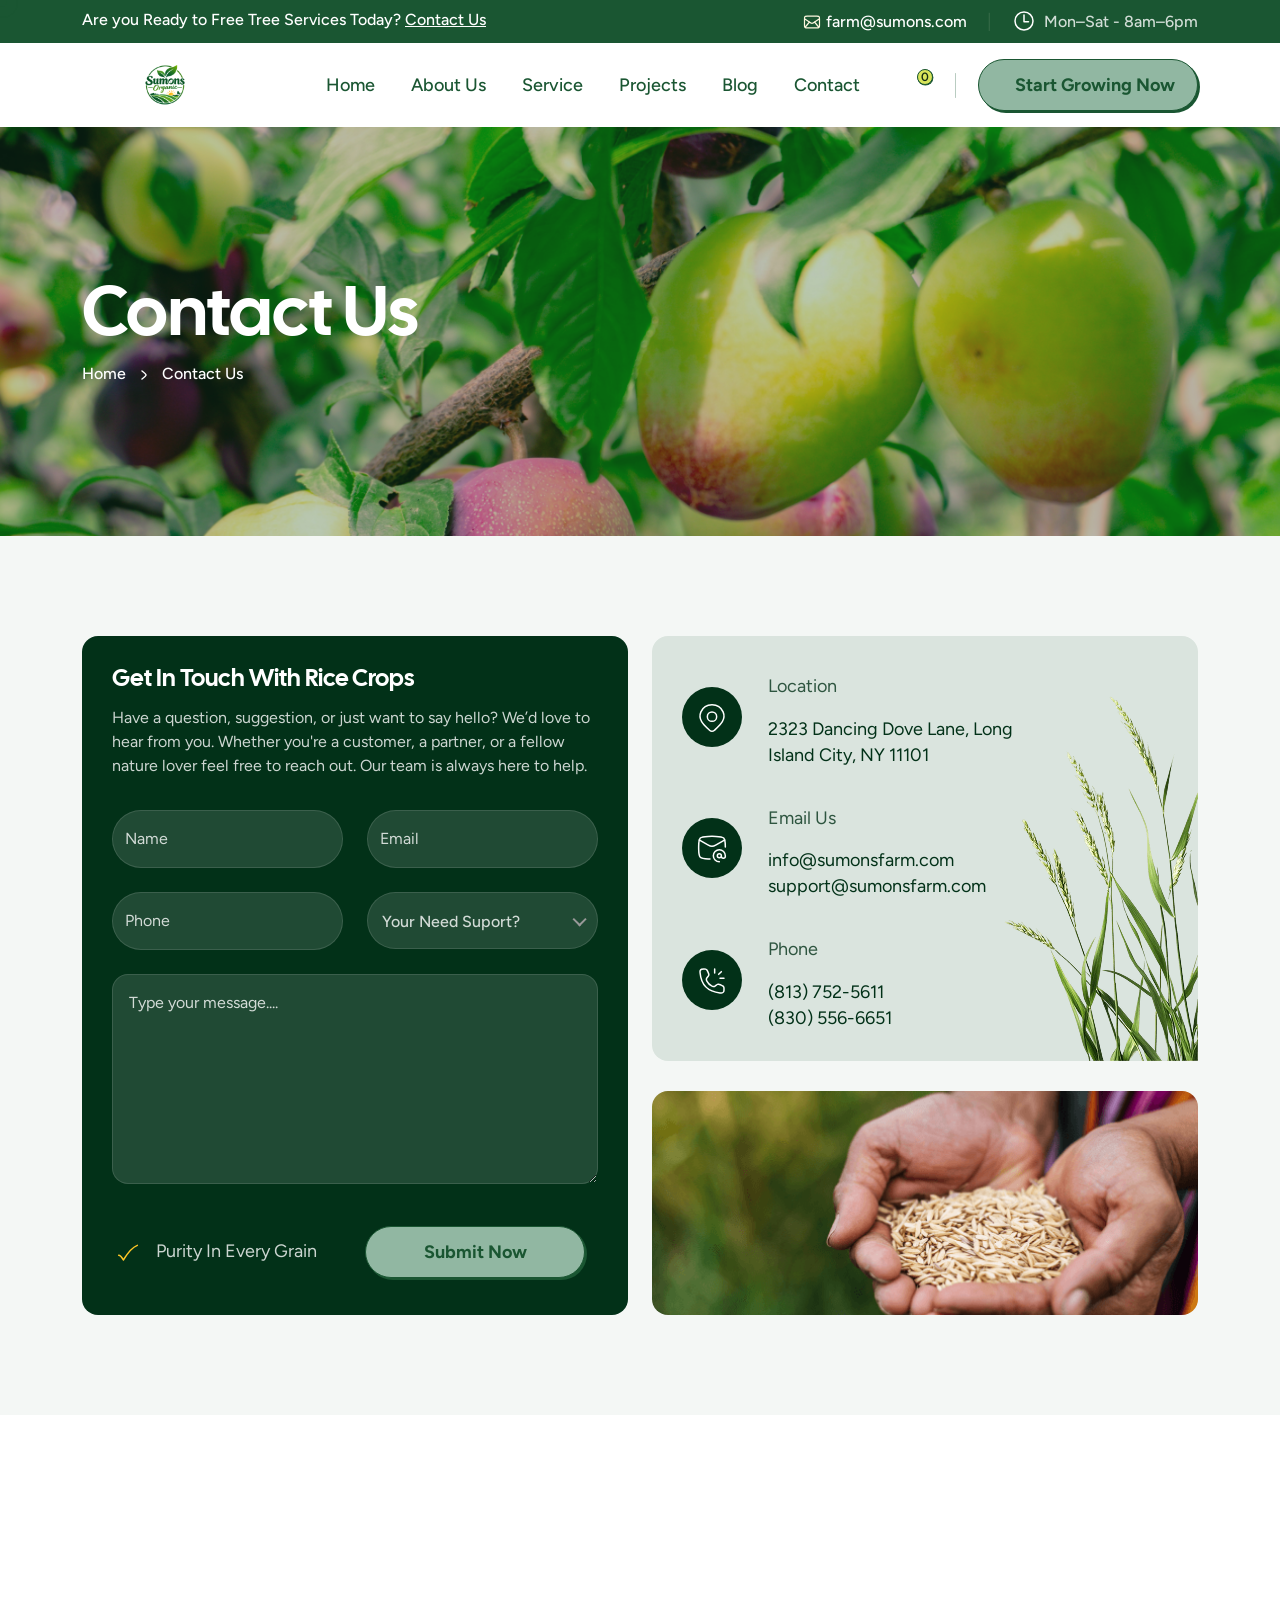
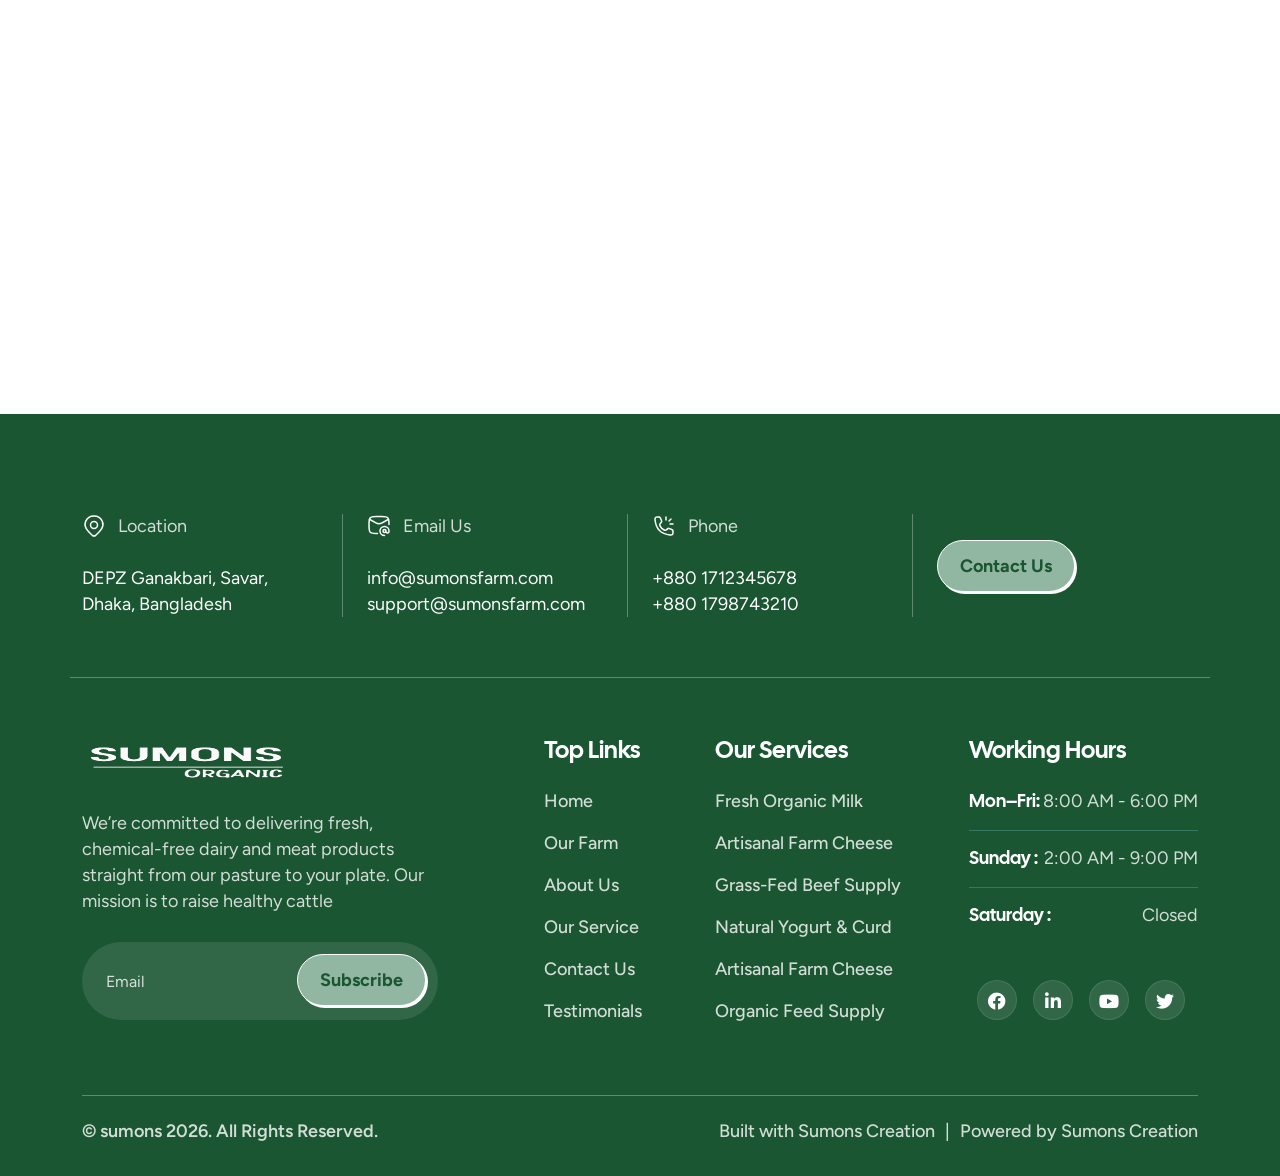
<file: contact.html>
<!DOCTYPE html>
<html lang="en">


<head>
  <meta charset="UTF-8">
  <meta name="viewport" content="width=device-width, initial-scale=1.0">
  <title> Sumons- Agriculture and Organic Farm </title>

  <!--=====FAB ICON=======-->
  <link rel="shortcut icon" href="assets/img/logo/fav-logo1.png" type="image/x-icon">

  <!--===== CSS LINK =======-->
  <link rel="stylesheet" href="assets/css/plugins/bootstrap.min.css">
  <link rel="stylesheet" href="assets/css/plugins/aos.css">
  <link rel="stylesheet" href="assets/css/plugins/fontawesome.css">
  <link rel="stylesheet" href="assets/css/plugins/magnific-popup.css">
  <link rel="stylesheet" href="assets/css/plugins/owlcarousel.min.css">
  <link rel="stylesheet" href="assets/css/plugins/slick-slider.css">
  <link rel="stylesheet" href="assets/css/plugins/nice-select.css">
  <link rel="stylesheet" href="assets/css/plugins/swiper.min.css">
  <link rel="stylesheet" href="assets/css/main.css">

  <!--=====  JS SCRIPT LINK =======-->
  <script src="assets/js/plugins/jquery-3-7-1.min.js"></script>  
</head>

<body>


  <!--===== PRELODER STARTS=======-->
    <div class="preloader">
    <div class="loading-container">
      <div class="loading"></div>
      <div id="loading-icon"><img src="assets/img/logo/preloader.png" alt=""></div>
    </div>
  </div>
  <!--===== PRELODER ENDS=======-->

  <!--===== PROGRESS STARTS=======-->
  <div class="paginacontainer">
    <div class="progress-wrap">
      <svg class="progress-circle svg-content" width="100%" height="100%" viewBox="-1 -1 102 102">
        <path d="M50,1 a49,49 0 0,1 0,98 a49,49 0 0,1 0,-98" />
      </svg>
    </div>
  </div>
  <!--===== PROGRESS ENDS=======-->

<!--===== MOBILE HEADER STARTS =======-->
  <div class="homepage1-body">
    <div class="vl-offcanvas">
      <div class="vl-offcanvas-wrapper">
        <div class="vl-offcanvas-header d-flex justify-content-between align-items-center mb-90">
          <div class="vl-offcanvas-logo">
            <a href="index.html"><img src="assets/img/footer/footer1-logo.png" alt=""></a>
          </div>
          <div class="vl-offcanvas-close">
            <button class="vl-offcanvas-close-toggle"><i class="fa-solid fa-xmark"></i></button>
          </div>
        </div>

        <div class="vl-offcanvas-menu d-xl-none mb-40">
          <nav></nav>
        </div>

        <div class="space20"></div>
        <div class="vl-offcanvas-info">
          <h3 class="vl-offcanvas-sm-title"> Contact Us </h3>
          <div class="space20"></div>
          <span><a href="#"> <i class="fa-regular fa-envelope"></i> cattlefarm@sumons.com</a></span>
          <span><a href="tel:8801712345678"><i class="fa-solid fa-phone"></i> +880 1717904151</a></span>
          <span><a href="#"><i class="fa-solid fa-location-dot"></i> DEPZ,Ganakbari, Savar, Dhaka ,
              Bangladesh</a></span>
        </div>
        <div class="space20"></div>
        <div class="vl-offcanvas-social">
          <h3 class="vl-offcanvas-sm-title">Follow Us</h3>
          <div class="space20"></div>
          <a href="#"><i class="fab fa-facebook-f"></i></a>
          <a href="#"><i class="fab fa-twitter"></i></a>
          <a href="#"><i class="fab fa-linkedin-in"></i></a>
          <a href="#"><i class="fab fa-instagram"></i></a>
        </div>

      </div>
    </div>
    <div class="vl-offcanvas-overlay"></div>
  </div>
  <!--===== MOBILE HEADER STARTS =======-->

  <!--=====HEADER START=======-->
  <header class="homepage6-body">
    <div class="vl-header-area vl-transparent-header " id="vl-header-sticky">
      <div class="header-top-area header6-top-bg d-lg-block d-none">
        <div class="container">
          <div class="row">
            <div class="col-xl-12">
              <div class="header-top-main">
                <ul class="header-location">
                  <li>
                    <a class="clr-white" href="#">Are you Ready to Free Tree Services Today? <span>Contact Us</span></a>
                  </li>
                </ul>
                <div class="header-phn-area">
                  <a class="header-phn-mail clr-white" href="#"><svg xmlns="http://www.w3.org/2000/svg" width="20"
                      height="20" viewBox="0 0 20 20" fill="none">
                      <path
                        d="M3.33333 15.0052L7.5 10.0052M16.6667 15.0052L12.5 10.0052M2.5 6.67188L8.52083 10.6857C9.05542 11.0421 9.32267 11.2204 9.61158 11.2895C9.86692 11.3508 10.1331 11.3508 10.3884 11.2895C10.6773 11.2204 10.9446 11.0421 11.4792 10.6857L17.5 6.67188M5.16667 15.8385H14.8333C15.7667 15.8385 16.2335 15.8385 16.59 15.6569C16.9036 15.4971 17.1586 15.2421 17.3183 14.9285C17.5 14.572 17.5 14.1053 17.5 13.1719V6.83854C17.5 5.90512 17.5 5.43841 17.3183 5.08189C17.1586 4.76828 16.9036 4.51332 16.59 4.35353C16.2335 4.17187 15.7667 4.17188 14.8333 4.17188H5.16667C4.23325 4.17188 3.76653 4.17187 3.41002 4.35353C3.09641 4.51332 2.84144 4.76828 2.68166 5.08189C2.5 5.43841 2.5 5.90512 2.5 6.83854V13.1719C2.5 14.1053 2.5 14.572 2.68166 14.9285C2.84144 15.2421 3.09641 15.4971 3.41002 15.6569C3.76653 15.8385 4.23324 15.8385 5.16667 15.8385Z"
                        stroke="#FEF8E0" stroke-width="1.2" stroke-linecap="round" stroke-linejoin="round" />
                    </svg>farm@sumons.com</a>
                  <span class="header-top-line">|</span>
                  <a href="#" class="header-time header6-time"><svg xmlns="http://www.w3.org/2000/svg" width="24"
                      height="24" viewBox="0 0 24 24" fill="none">
                      <path
                        d="M12 3C7.03125 3 3 7.03125 3 12C3 16.9688 7.03125 21 12 21C16.9688 21 21 16.9688 21 12C21 7.03125 16.9688 3 12 3Z"
                        stroke="white" stroke-width="1.5" stroke-miterlimit="10" />
                      <path d="M12 6V12.75H16.5" stroke="white" stroke-width="1.5" stroke-linecap="round"
                        stroke-linejoin="round" />
                    </svg> Mon–Sat - 8am–6pm </a>
                </div>
              </div>
            </div>
          </div>
        </div>
      </div>
      <div class="vl-header-content-area white-bg">
        <div class="container">
          <div class="row align-items-center">
            <div class="col-xl-2 col-md-6 col-6">
              <div class="vl-logo">
                <a href="index.html"><img src="assets/img/logo/logo-hm6.png" alt=""></a>
              </div>
            </div>
            <div class="col-xl-7 d-none d-xl-block">
              <div class="vl-main-menu text-center">
                <nav class="vl-mobile-menu-active vl-menu-hm6-fxr">
                  <ul>
                    <li class="#">
                      <a href="index.html">Home <span><i class="#"></i></span></a>
                      <!-- <ul class="sub-menu">
                        <li><a href="index.html">Home Style 01</a></li>
                        <li><a href="index-2.html">Home Style 02</a></li>
                        <li><a href="index-3.html">Home Style 03</a></li>
                        <li><a href="index-4.html">Home Style 04</a></li>
                        <li><a href="index-5.html">Home Style 05</a></li>
                        <li><a href="index-6.html">Home Style 06</a></li>
                        <li><a href="index-7.html">Home Style 07</a></li>
                        <li><a href="index-8.html">Home Style 08</a></li>
                        <li><a href="index-9.html">Home Style 09</a></li>
                        <li><a href="index-10.html">Home Style 10</a></li>
                      </ul> -->
                    </li>
                    <li class="has-dropdown">
                      <a href="about-us.html">About Us</a>
                      <!-- <ul class="sub-menu">
                        <li><a href="about-us.html">About Us</a></li>
                        <li><a href="team.html">Our Team</a></li>
                        <li><a href="team-single.html">Team Details</a></li>
                        <li><a href="testimonials.html">Testimonials</a></li>
                        <li><a href="contact.html">Contact Us</a></li>
                        <li><a href="error-404.html">404</a></li>
                      </ul> -->
                    </li>
                    <li><a href="service.html">Service <span><i class="#"></i></span></a>
                      <!-- <ul class="sub-menu">
                        <li><a href="service.html">Our Service</a></li>
                        <li><a href="#" class="span-arrow">Service Details <span><i
                                class="fa-solid fa-angle-right d-xl-inline-block d-none"></i></span></a>
                          <ul class="sub-menu menu1">
                            <li><a href="service-left.html">Service Left</a></li>
                            <li><a href="service-right.html">Service Right</a></li>
                            <li><a href="service-single.html">Service Single</a></li>
                          </ul>
                        </li>
                      </ul> -->
                    </li>

                    <li><a href="project.html">Projects <span><i class="#"></i></span></a>
                      <!-- <ul class="sub-menu">
                        <li><a href="project.html">Our Project</a></li>
                        <li><a href="#" class="span-arrow">Project Details <span><i
                                class="fa-solid fa-angle-right d-xl-inline-block d-none"></i></span></a>
                          <ul class="sub-menu menu1">
                            <li><a href="project-left.html">Project Left</a></li>
                            <li><a href="project-right.html">Project Right</a></li>
                            <li><a href="projects-single.html">Project Single</a></li>
                          </ul>
                        </li>
                      </ul> -->
                    </li>
                    <li><a href="blog.html"> Blog <span><i class="#"></i></span></a>
                      <!-- <ul class="sub-menu">
                        <li><a href="blog.html">Our Blog</a></li>
                        <li><a href="#" class="span-arrow">Blog Details <span><i
                                class="fa-solid fa-angle-right d-xl-inline-block d-none"></i></span></a>
                          <ul class="sub-menu menu1">
                            <li><a href="blog-left.html">Blog Left</a></li>
                            <li><a href="blog-right.html">Blog Right</a></li>
                            <li><a href="blog-single.html">Blog Single</a></li>
                          </ul>
                        </li>
                      </ul> -->
                    </li>
                    <li><a href="contact.html">Contact</a></li>
                  </ul>
                </nav>
              </div>
            </div>
            <div class="col-xl-3 col-md-6 col-6">
              <div class="vl-menu-sidebar-area">
                <div class="sidebar-cart sidebar-cart6">
                  <img src="assets/img/icon/cart-icon-hm6.svg" alt="">
                  <span><a href="#">0</a></span>
                </div>
                <div class="menu-line"><svg xmlns="http://www.w3.org/2000/svg" width="1" height="25" viewBox="0 0 1 25"
                    fill="none">
                    <path d="M0.5 0.5L0.499999 24.5" stroke="#1A5632" stroke-opacity="0.3" stroke-linecap="round" />
                  </svg></div>
                <div class="vl-header-btn d-none d-xl-block text-end">
                  <div class="header6-btn">
                    <a href="contact.html" class="btn-home6">Start Growing Now</a>
                  </div>
                </div>


                <div class="vl-header-action-item d-block d-xl-none">
                  <button type="button" class="vl-offcanvas-toggle">
                    <i class="fa-solid fa-bars-staggered"></i>
                  </button>
                </div>
              </div>
            </div>
          </div>
        </div>
      </div>
    </div>
  </header>
  <!--=====HEADER END =======-->




  <!--===== HERO START =======-->
  <div class="vl-hero-inner-area parallaxie" style="background-image: url(assets/img/hero/about-us-inr-herothumb.png); background-position: center; background-size: cover; background-repeat: no-repeat;">
    <div class="container">
      <div class="row">
        <div class="col-xl-6">
          <div class="inner-hero-info">
            <h2>Contact Us</h2>
            <div class="space16"></div>
            <ul>
              <li><a href="index.html">Home</a></li>
              <li><img src="assets/img/icon/arrow-right-inner.svg" alt=""></li>
              <li><a class="aboutus_titlefix" href="#">Contact Us</a></li>
            </ul>
          </div>
        </div>
      </div>
    </div>
  </div>
  <!--===== HERO END =======-->




  <!--===== CONTACT AREA START =======-->
  <div class="vl-contact-inr-area sp1">
    <div class="container">
      <div class="row">
        <div class="col-xl-6 col-lg-6">
          <div class="contact2-form-area">
            <h2 class="title">Get In Touch With Rice Crops</h2>
            <div class="space16"></div>
            <p class="pera_text">Have a question, suggestion, or just want to say hello? We’d love to hear from you.
              Whether you're a customer, a partner, or a fellow nature lover feel free to reach out. Our team is always
              here to help.</p>
            <div class="space32"></div>
            <form action="#">
              <div class="row">
                <div class="col-xl-6 col-lg-6">
                  <input type="text" placeholder="Name">
                </div>
                <div class="col-xl-6 col-lg-6 mt-20_brk">
                  <input type="text" placeholder="Email">
                </div>
                <div class="space24"></div>
                <div class="col-xl-6 col-lg-6">
                  <input type="text" placeholder="Phone">
                </div>
                <div class="col-xl-6 col-lg-6 mt-20_brk">
                  <div class="form1-select">
                    <select class="wide">
                      <option data-display="Your Need Suport?">Nothing</option>
                      <option value="1">Some option</option>
                      <option value="2">Another option</option>
                      <option value="3" disabled>A disabled option</option>
                      <option value="4">Potato</option>
                    </select>
                  </div>
                </div>
                <div class="space24"></div>
                <div class="col-xl-12">
                  <textarea name="message" id="message" placeholder="Type your message...."></textarea>
                </div>
              </div>
            </form>
            <div class="space28"></div>
            <div class="contact2-form-bottom">
              <h3><img src="assets/img/icon/tick-hm2.svg" alt="">Purity In Every Grain</h3>
              <div class="btn">
                  <button type="submit" class="btn-home6">Submit Now</button>
              </div>
            </div>
          </div>
        </div>
        <div class="col-xl-6 col-lg-6">
          <div class="vl-contact2-info">
            <div class="contact2-info-mobile contact-inr-fix">
              <div class="contact2-mobile-content">
                <div class="contact2-mobile-logo">
                  <a href="#"><svg xmlns="http://www.w3.org/2000/svg" width="32" height="32" viewBox="0 0 32 32"
                      fill="none">
                      <path
                        d="M18.1569 28.4887C17.5788 29.03 16.8059 29.3327 16.0015 29.3327C15.1971 29.3327 14.4243 29.03 13.846 28.4887C8.55069 23.5007 1.45435 17.9285 4.91503 9.8389C6.78617 5.4649 11.2778 2.66602 16.0015 2.66602C20.7252 2.66602 25.2168 5.4649 27.088 9.8389C30.5443 17.9184 23.4653 23.5179 18.1569 28.4887Z"
                        stroke="white" stroke-width="1.5" />
                      <path
                        d="M20.6673 14.6667C20.6673 17.244 18.578 19.3333 16.0007 19.3333C13.4233 19.3333 11.334 17.244 11.334 14.6667C11.334 12.0893 13.4233 10 16.0007 10C18.578 10 20.6673 12.0893 20.6673 14.6667Z"
                        stroke="white" stroke-width="1.5" />
                    </svg></a>
                </div>
                <div class="contact2-mobile-text">
                  <h3><a href="#">Location</a></h3>
                  <div class="space16"></div>
                  <ul>
                    <li><a href="#">2323 Dancing Dove Lane, Long</a></li>
                    <li><a href="#">Island City, NY 11101</a></li>
                  </ul>
                </div>
              </div>
              <div class="contact2-mobile-content mt-30">
                <div class="contact2-mobile-logo">
                  <a href="#"><svg xmlns="http://www.w3.org/2000/svg" width="32" height="32" viewBox="0 0 32 32"
                      fill="none">
                      <path
                        d="M2.66602 6.66602L11.8834 11.8988C15.2509 13.8107 16.7477 13.8107 20.1153 11.8988L29.3327 6.66602"
                        stroke="white" stroke-width="1.5" stroke-linejoin="round" />
                      <path
                        d="M13.9993 26.0006C13.3776 25.9925 12.7551 25.9806 12.1311 25.9649C7.93312 25.8594 5.83412 25.8066 4.32596 24.2918C2.81779 22.777 2.7742 20.7322 2.68704 16.6425C2.65902 15.3274 2.659 14.0203 2.68703 12.7052C2.7742 8.61549 2.81778 6.57062 4.32595 5.05584C5.83412 3.54105 7.93312 3.48829 12.1311 3.38276C14.7184 3.31772 17.2803 3.31773 19.8676 3.38277C24.0656 3.4883 26.1645 3.54108 27.6727 5.05586C29.1809 6.57064 29.2245 8.6155 29.3116 12.7052C29.3245 13.3107 29.3315 13.596 29.3326 14.0007"
                        stroke="white" stroke-width="1.5" stroke-linecap="round" stroke-linejoin="round" />
                      <path
                        d="M25.334 22.666C25.334 23.7705 24.4385 24.666 23.334 24.666C22.2295 24.666 21.334 23.7705 21.334 22.666C21.334 21.5615 22.2295 20.666 23.334 20.666C24.4385 20.666 25.334 21.5615 25.334 22.666ZM25.334 22.666V23.3327C25.334 24.4372 26.2295 25.3327 27.334 25.3327C28.4385 25.3327 29.334 24.4372 29.334 23.3327V22.666C29.334 19.3523 26.6477 16.666 23.334 16.666C20.0203 16.666 17.334 19.3523 17.334 22.666C17.334 25.9797 20.0203 28.666 23.334 28.666"
                        stroke="white" stroke-width="1.5" stroke-linecap="round" stroke-linejoin="round" />
                    </svg></a>
                </div>
                <div class="contact2-mobile-text">
                  <h3><a href="#">Email Us</a></h3>
                  <div class="space16"></div>
                  <ul>
                    <li><a href="#">info@sumonsfarm.com</a></li>
                    <li><a href="#">support@sumonsfarm.com</a></li>
                  </ul>
                </div>
              </div>
              <div class="contact2-mobile-content mt-30">
                <div class="contact2-mobile-logo">
                  <a href="#"><svg xmlns="http://www.w3.org/2000/svg" width="32" height="32" viewBox="0 0 32 32"
                      fill="none">
                      <path d="M18.666 4V8M25.3327 6.66667L22.666 9.33333M27.9993 13.3333H23.9993" stroke="white"
                        stroke-width="1.5" stroke-linecap="round" stroke-linejoin="round" />
                      <path
                        d="M12.211 7.61631L11.6741 6.40833C11.3231 5.61851 11.1476 5.22357 10.8851 4.92135C10.5561 4.54259 10.1273 4.26392 9.64756 4.11713C9.26477 4 8.83261 4 7.96828 4C6.70388 4 6.07167 4 5.54097 4.24305C4.91583 4.52936 4.35124 5.15104 4.12631 5.8008C3.93535 6.35239 3.99004 6.91924 4.09944 8.05293C5.26388 20.1203 11.8797 26.7361 23.9471 27.9005C25.0808 28.01 25.6476 28.0647 26.1992 27.8737C26.8489 27.6488 27.4707 27.0841 27.7569 26.4591C28 25.9283 28 25.2961 28 24.0317C28 23.1673 28 22.7352 27.8829 22.3524C27.7361 21.8727 27.4575 21.4439 27.0787 21.1149C26.7764 20.8524 26.3815 20.6769 25.5916 20.3259L24.3837 19.7889C23.5283 19.4088 23.1007 19.2188 22.666 19.1775C22.2501 19.1379 21.8308 19.1963 21.4415 19.3479C21.0347 19.5063 20.6751 19.8059 19.956 20.4051C19.2401 21.0016 18.8823 21.2999 18.4449 21.4596C18.0573 21.6012 17.5448 21.6537 17.1364 21.5935C16.6759 21.5256 16.3231 21.3372 15.6177 20.9601C13.4229 19.7873 12.2127 18.5771 11.0398 16.3823C10.6629 15.6769 10.4744 15.3241 10.4065 14.8636C10.3463 14.4552 10.3988 13.9427 10.5404 13.5551C10.7002 13.1177 10.9984 12.7598 11.5949 12.044C12.1942 11.3249 12.4938 10.9654 12.6522 10.5585C12.8038 10.1693 12.8621 9.74987 12.8226 9.33397C12.7813 8.89936 12.5912 8.47168 12.211 7.61631Z"
                        stroke="white" stroke-width="1.5" stroke-linecap="round" />
                    </svg></a>
                </div>
                <div class="contact2-mobile-text">
                  <h3><a href="#">Phone</a></h3>
                  <div class="space16"></div>
                  <ul>
                    <li><a href="tel:(813)752-5611">(813) 752-5611</a></li>
                    <li><a href="tel:(830)556-6651">(830) 556-6651</a></li>
                  </ul>
                </div>
              </div>
              <div class="contact-box-inr-shape">
                <img src="assets/img/contact/contact-box-inr-shape.png" alt="">
              </div>
            </div>
            <div class="vl-contact2-banner mt-30">
              <img src="assets/img/contact/contact2-thumb.png" alt="">
            </div>
          </div>
        </div>
      </div>
    </div>
  </div>


  <!--===== CONTACT AREA END =======-->

        <!-- MAPS -->
      <div class="vl-contact_inner-map-area ">
             <iframe src="https://www.google.com/maps/embed?pb=!1m18!1m12!1m3!1d387196.0767056162!2d-74.30915260434136!3d40.69667268749133!2m3!1f0!2f0!3f0!3m2!1i1024!2i768!4f13.1!3m3!1m2!1s0x89c24fa5d33f083b%3A0xc80b8f06e177fe62!2sNew%20York%2C%20NY%2C%20USA!5e0!3m2!1sen!2sbd!4v1759661920057!5m2!1sen!2sbd"></iframe>
      </div>
        <!-- MAPS -->






   <!--===== footer area start =======-->
   <div class="vl-footer1-area vl-footer6-area">
    <div class="container">
      <div class="row">
        <div class="vl-footer1-top">
          <div class="row align-items-center">
            <div class="col-xl-3 col-lg-3 col-md-6">
              <div class="footer1-mobile">
                <div class="icons">
                  <a href="#"><svg xmlns="http://www.w3.org/2000/svg" width="24" height="24" viewBox="0 0 24 24"
                      fill="none">
                      <path
                        d="M13.6177 21.367C13.1841 21.773 12.6044 22 12.0011 22C11.3978 22 10.8182 21.773 10.3845 21.367C6.41302 17.626 1.09076 13.4469 3.68627 7.37966C5.08963 4.09916 8.45834 2 12.0011 2C15.5439 2 18.9126 4.09916 20.316 7.37966C22.9082 13.4393 17.599 17.6389 13.6177 21.367Z"
                        stroke="white" stroke-width="1.5"></path>
                      <path
                        d="M15.5 11C15.5 12.933 13.933 14.5 12 14.5C10.067 14.5 8.5 12.933 8.5 11C8.5 9.067 10.067 7.5 12 7.5C13.933 7.5 15.5 9.067 15.5 11Z"
                        stroke="white" stroke-width="1.5"></path>
                    </svg>Location</a>
                </div>
                <div class="space24"></div>
                <ul>
                  <li><a href="#">DEPZ Ganakbari, Savar,</a></li> 
                  <li><a href="#">Dhaka, Bangladesh</a></li>
                </ul>
              </div>
            </div>
            <div class="col-xl-3 col-lg-3 col-md-6">
               <div class="space20 d-xl-none d-block"></div>
              <div class="footer1-mobile">
                <div class="icons">
                  <a href="#"><svg xmlns="http://www.w3.org/2000/svg" width="24" height="24" viewBox="0 0 24 24"
                      fill="none">
                      <path d="M2 5L8.91302 8.92462C11.4387 10.3585 12.5613 10.3585 15.087 8.92462L22 5" stroke="white"
                        stroke-width="1.5" stroke-linejoin="round"></path>
                      <path
                        d="M10.5 19.5C10.0337 19.4939 9.56682 19.485 9.09883 19.4732C5.95033 19.3941 4.37608 19.3545 3.24496 18.2184C2.11383 17.0823 2.08114 15.5487 2.01577 12.4814C1.99475 11.4951 1.99474 10.5147 2.01576 9.52843C2.08114 6.46113 2.11382 4.92748 3.24495 3.79139C4.37608 2.6553 5.95033 2.61573 9.09882 2.53658C11.0393 2.4878 12.9607 2.48781 14.9012 2.53659C18.0497 2.61574 19.6239 2.65532 20.755 3.79141C21.8862 4.92749 21.9189 6.46114 21.9842 9.52844C21.9939 9.98251 21.9991 10.1965 21.9999 10.5"
                        stroke="white" stroke-width="1.5" stroke-linecap="round" stroke-linejoin="round"></path>
                      <path
                        d="M19 17C19 17.8284 18.3284 18.5 17.5 18.5C16.6716 18.5 16 17.8284 16 17C16 16.1716 16.6716 15.5 17.5 15.5C18.3284 15.5 19 16.1716 19 17ZM19 17V17.5C19 18.3284 19.6716 19 20.5 19C21.3284 19 22 18.3284 22 17.5V17C22 14.5147 19.9853 12.5 17.5 12.5C15.0147 12.5 13 14.5147 13 17C13 19.4853 15.0147 21.5 17.5 21.5"
                        stroke="white" stroke-width="1.5" stroke-linecap="round" stroke-linejoin="round"></path>
                    </svg>Email Us</a>
                </div>
                <div class="space24"></div>
                <ul>
                  <li><a href="#">info@sumonsfarm.com</a></li>
                  <li><a href="#">support@sumonsfarm.com</a></li>
                </ul>
              </div>
            </div>
            <div class="col-xl-3 col-lg-3 col-md-6">
              <div class="footer1-mobile lg-mt20">
                <div class="icons">
                  <a href="#"><svg xmlns="http://www.w3.org/2000/svg" width="24" height="24" viewBox="0 0 24 24"
                      fill="none">
                      <path d="M14 3V6M19 5L17 7M21 10H18" stroke="white" stroke-width="1.5" stroke-linecap="round"
                        stroke-linejoin="round"></path>
                      <path
                        d="M9.15825 5.71223L8.7556 4.80625C8.49232 4.21388 8.36068 3.91768 8.1638 3.69101C7.91707 3.40694 7.59547 3.19794 7.23567 3.08785C6.94858 3 6.62446 3 5.97621 3C5.02791 3 4.55375 3 4.15573 3.18229C3.68687 3.39702 3.26343 3.86328 3.09473 4.3506C2.95151 4.76429 2.99253 5.18943 3.07458 6.0397C3.94791 15.0902 8.90981 20.0521 17.9603 20.9254C18.8106 21.0075 19.2357 21.0485 19.6494 20.9053C20.1367 20.7366 20.603 20.3131 20.8177 19.8443C21 19.4462 21 18.9721 21 18.0238C21 17.3755 21 17.0514 20.9122 16.7643C20.8021 16.4045 20.5931 16.0829 20.309 15.8362C20.0823 15.6393 19.7861 15.5077 19.1937 15.2444L18.2878 14.8417C17.6462 14.5566 17.3255 14.4141 16.9995 14.3831C16.6876 14.3534 16.3731 14.3972 16.0811 14.5109C15.776 14.6297 15.5063 14.8544 14.967 15.3038C14.4301 15.7512 14.1617 15.9749 13.8337 16.0947C13.543 16.2009 13.1586 16.2403 12.8523 16.1951C12.5069 16.1442 12.2423 16.0029 11.7133 15.7201C10.0672 14.8405 9.15953 13.9328 8.27986 12.2867C7.99714 11.7577 7.85578 11.4931 7.80487 11.1477C7.75974 10.8414 7.79908 10.457 7.9053 10.1663C8.02512 9.83828 8.24881 9.56986 8.69619 9.033C9.14562 8.49368 9.37034 8.22402 9.48915 7.91891C9.60285 7.62694 9.64661 7.3124 9.61694 7.00048C9.58594 6.67452 9.44338 6.35376 9.15825 5.71223Z"
                        stroke="white" stroke-width="1.5" stroke-linecap="round"></path>
                    </svg>Phone
                  </a>
                </div>
                <div class="space24"></div>
                <ul>
                   <li><a href="tel:+8801712345678">+880 1712345678</a></li>
                  <li><a href="tel:+8801798743210">+880 1798743210</a></li>
                </ul>
              </div>
            </div>
            <div class="col-xl-3 col-lg-3 col-md-6">
               <div class="space30 d-xl-none d-block"></div>
              <div class="footer1-mobile footer1-mobile-fixxer lg-mt20">
                <a href="contact.html" class="btn4-home6">Contact Us</a>
              </div>
            </div>
          </div>
        </div>
        <div class="vl-footer1-info">
          <div class="row">
            <div class="col-xl-4 col-lg-4 col-md-6">
              <div class="footer1-logo-area">
                <img src="assets/img/footer/footer1-logo.png" alt="">
                <div class="space24"></div>
                <p>We’re committed to delivering fresh, chemical-free dairy and meat products straight from our pasture
                  to your plate. Our mission is to raise healthy cattle</p>
                <div class="space28"></div>
                <div class="footer1-subscribe">
                  <form action="#">
                    <input type="email" placeholder="Email">
                    <div class="sub-btn">
                      <button type="submit" class="btn4-home6">Subscribe</button>
                    </div>
                  </form>
                </div>
              </div>
            </div>
            <div class="col-xl col-lg-4 col-md-6">
               <div class="space30 d-md-none d-block"></div>
              <div class="footer-widget-area wid1-fix mt-20xs_brk">
                <h3>Top Links</h3>
                <div class="space28"></div>
                <ul>
                  <li><a href="index.html">Home</a></li>
                  <li><a href="about-us.html">Our Farm</a></li>
                  <li><a href="service.html">About Us</a></li>
                  <li><a href="service.html">Our Service</a></li>
                  <li><a href="blog.html">Contact Us</a></li>
                  <li><a href="contact.html">Testimonials </a></li>
                </ul>
              </div>
            </div>
            <div class="col-xl col-lg-4 col-md-6">
               <div class="space30 d-md-none d-block"></div>
              <div class="footer-widget-area">
                <h3>Our Services</h3>
                <div class="space28"></div>
                <ul>
                  <li><a href="index.html">Fresh Organic Milk</a></li>
                  <li><a href="about-us.html">Artisanal Farm Cheese</a></li>
                  <li><a href="service.html">Grass-Fed Beef Supply</a></li>
                  <li><a href="service.html">Natural Yogurt &amp; Curd</a></li>
                  <li><a href="blog.html">Artisanal Farm Cheese</a></li>
                  <li><a href="contact.html">Organic Feed Supply</a></li>
                </ul>
              </div>
            </div>
            <div class="col-xl col-lg-4 col-md-6">
              <div class="space30 d-xl-none d-block"></div>
              <div class="footer1-widget-hour-info">
                <div class="footer-widget-hour">
                  <h3>Working Hours</h3>
                  <div class="space28"></div>
                  <ul>
                    <li><span><a class="f-date" href="#">Mon–Fri:</a></span> <span><a href="#">8:00 AM - 6:00
                          PM</a></span></li>
                    <li><span><a class="f-date" href="#">Sunday :</a></span> <span><a href="#">2:00 AM - 9:00
                          PM</a></span></li>
                    <li><span><a class="f-date" href="#">Saturday :</a></span> <span><a href="#">Closed</a></span></li>
                  </ul>
                </div>
                <div class="space28"></div>
                <div class="footer1-widget-social footer6-widget-social">
                  <ul class="social_link social1-footer">
                    <li>
                      <a href="#"><i class="fa-brands fa-facebook"></i></a>
                    </li>
                    <li>
                      <a href="#"><i class="fa-brands fa-linkedin-in"></i></a>
                    </li>
                    <li>
                      <a href="#"><i class="fa-brands fa-youtube"></i></a>
                    </li>
                    <li>
                      <a href="#"><i class="fa-brands fa-twitter"></i></a>
                    </li>
                  </ul>
                </div>
              </div>
            </div>
          </div>
        </div>
      </div>
      <div class="space60"></div>
      <div class="footer1-copyright-area">
        <ul class="footer1-copyright-wrap">
          <li><a href="#">© sumons 2026. All Rights Reserved.</a></li>
          <li><a class="fw-500" href="#">Built with Sumons Creation <span>|</span> Powered by Sumons Creation</a></li>
        </ul>
      </div>
    </div>
  </div>
  <!--===== footer area end =======-->

  <!-- MouseCursor Start -->
  <div class="mouseCursor cursor-outer"></div>
  <div class="mouseCursor cursor-inner"></div>


 <!--===== JS SCRIPT LINK =======-->
<script src="assets/js/plugins/bootstrap.min.js"></script>
<script src="assets/js/plugins/fontawesome.js"></script>
<script src="assets/js/plugins/aos.js"></script>
<script src="assets/js/plugins/counter.js"></script>
<script src="assets/js/plugins/magnific-popup.js"></script>
<script src="assets/js/plugins/owlcarousel.min.js"></script>
<script src="assets/js/plugins/nice-select.js"></script>
<script src="assets/js/plugins/waypoints.js"></script>
<script src="assets/js/plugins/slick-slider.js"></script>
<script src="assets/js/plugins/swiper.min.js"></script>

   <!-- GSAP ANIMATION -->
  <script src="assets/js/plugins/gsap.min.js"></script>
  <script src="assets/js/plugins/ScrollTrigger.min.js"></script>
  <script src="assets/js/plugins/SmoothScroll.js"></script>
  <script src="assets/js/plugins/Splitetext.js"></script>
  <script src="assets/js/plugins/parallaxie.js"></script>

<script src="assets/js/main.js"></script>

</body>


</html>
</file>
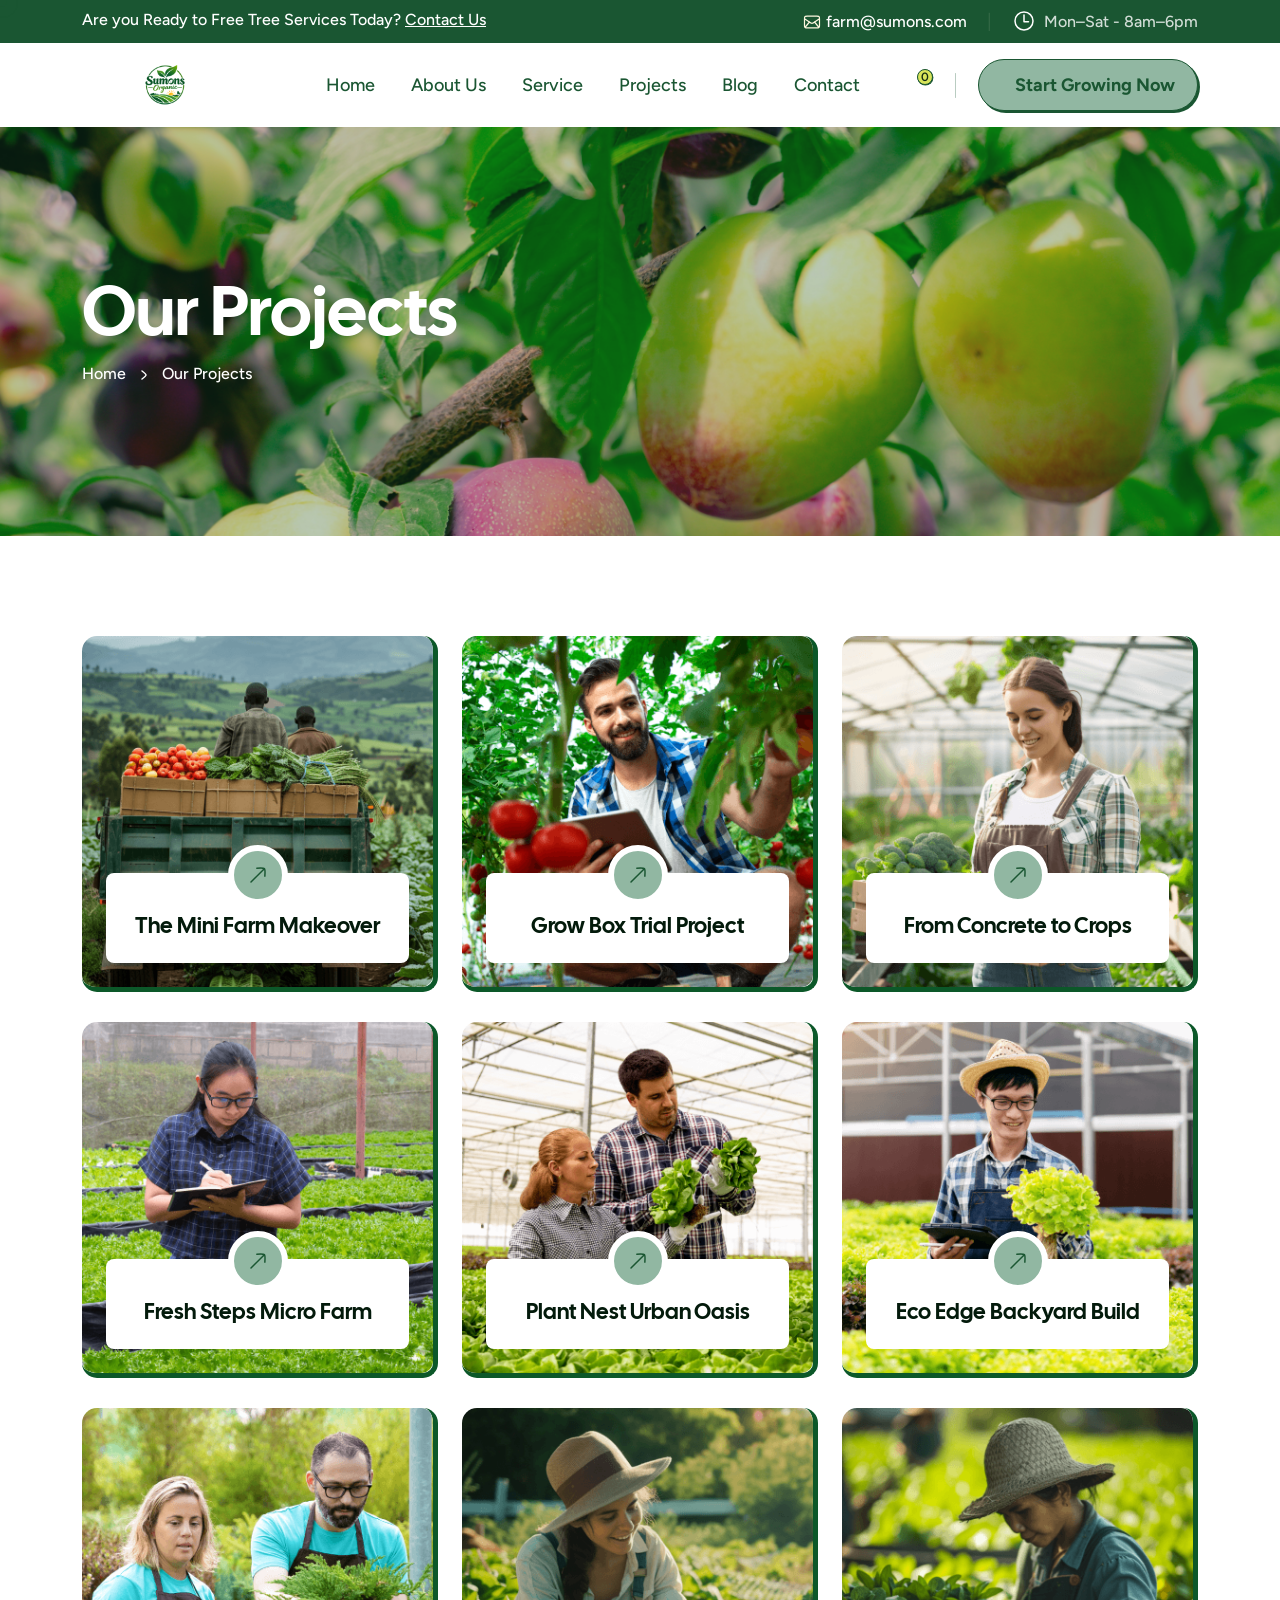
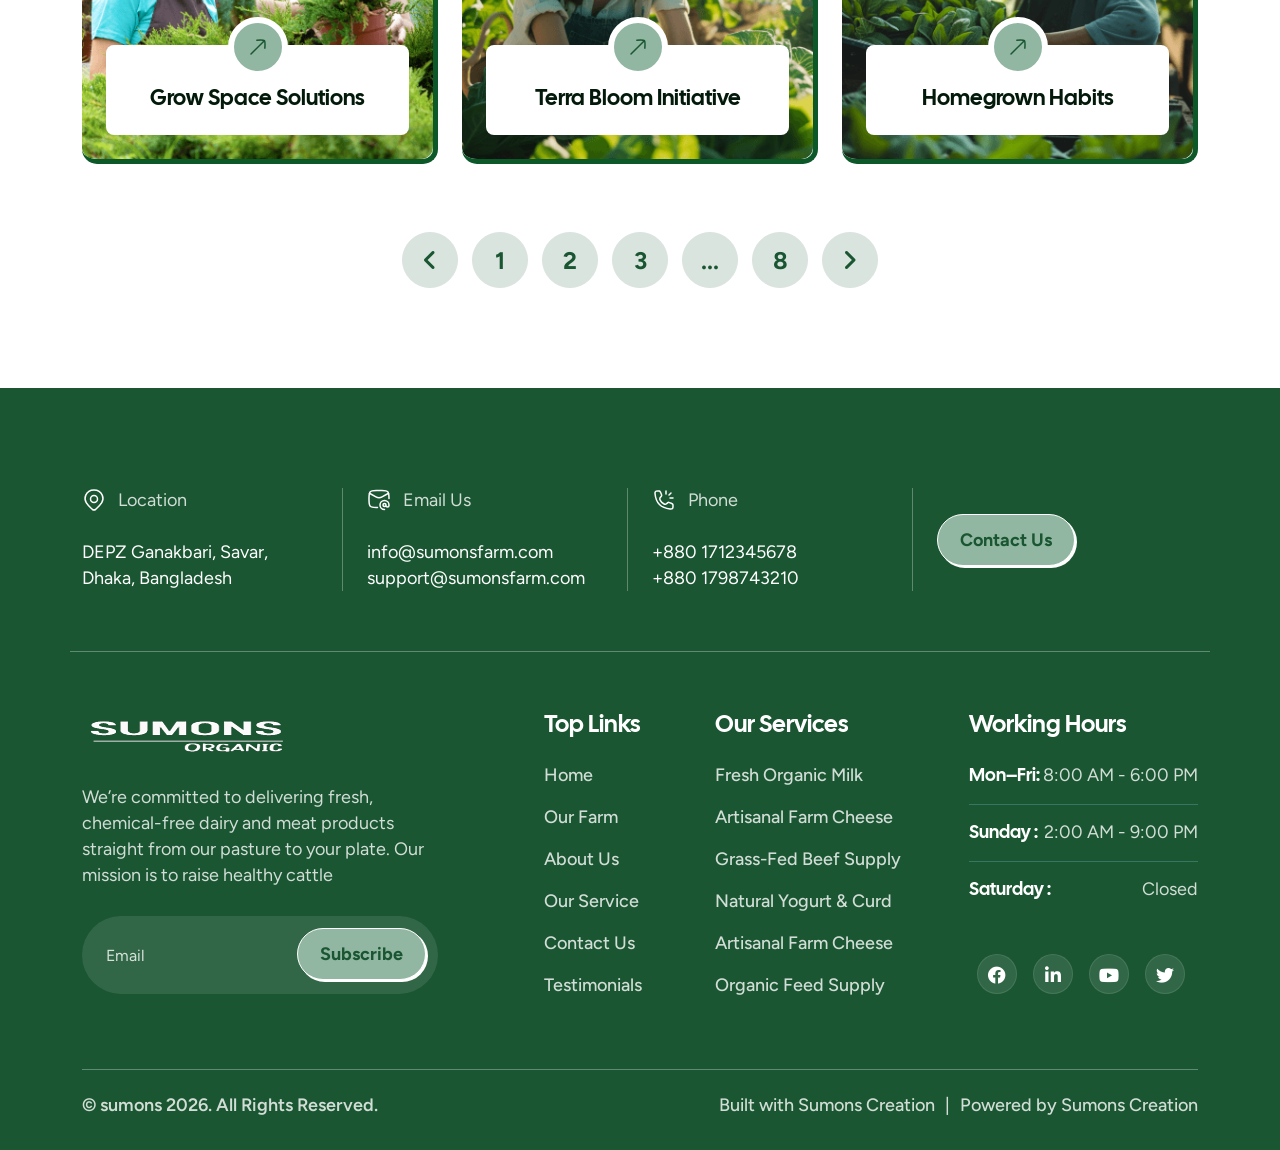
<file: project.html>
<!DOCTYPE html>
<html lang="en">

<head>
  <meta charset="UTF-8">
  <meta name="viewport" content="width=device-width, initial-scale=1.0">
  <title> Sumons- Agriculture and Organic Farm </title>

  <!--=====FAB ICON=======-->
  <link rel="shortcut icon" href="assets/img/logo/fav-logo1.png" type="image/x-icon">

  <!--===== CSS LINK =======-->
  <link rel="stylesheet" href="assets/css/plugins/bootstrap.min.css">
  <link rel="stylesheet" href="assets/css/plugins/aos.css">
  <link rel="stylesheet" href="assets/css/plugins/fontawesome.css">
  <link rel="stylesheet" href="assets/css/plugins/magnific-popup.css">
  <link rel="stylesheet" href="assets/css/plugins/owlcarousel.min.css">
  <link rel="stylesheet" href="assets/css/plugins/slick-slider.css">
  <link rel="stylesheet" href="assets/css/plugins/nice-select.css">
  <link rel="stylesheet" href="assets/css/plugins/swiper.min.css">
  <link rel="stylesheet" href="assets/css/main.css">

  <!--=====  JS SCRIPT LINK =======-->
  <script src="assets/js/plugins/jquery-3-7-1.min.js"></script>  
</head>

<body>


  <!--===== PRELODER STARTS=======-->
    <div class="preloader">
    <div class="loading-container">
      <div class="loading"></div>
      <div id="loading-icon"><img src="assets/img/logo/preloader.png" alt=""></div>
    </div>
  </div>
  <!--===== PRELODER ENDS=======-->

  <!--===== PROGRESS STARTS=======-->
  <div class="paginacontainer">
    <div class="progress-wrap">
      <svg class="progress-circle svg-content" width="100%" height="100%" viewBox="-1 -1 102 102">
        <path d="M50,1 a49,49 0 0,1 0,98 a49,49 0 0,1 0,-98" />
      </svg>
    </div>
  </div>
  <!--===== PROGRESS ENDS=======-->

<!--===== MOBILE HEADER STARTS =======-->
  <div class="homepage1-body">
    <div class="vl-offcanvas">
      <div class="vl-offcanvas-wrapper">
        <div class="vl-offcanvas-header d-flex justify-content-between align-items-center mb-90">
          <div class="vl-offcanvas-logo">
            <a href="index.html"><img src="assets/img/footer/footer1-logo.png" alt=""></a>
          </div>
          <div class="vl-offcanvas-close">
            <button class="vl-offcanvas-close-toggle"><i class="fa-solid fa-xmark"></i></button>
          </div>
        </div>

        <div class="vl-offcanvas-menu d-xl-none mb-40">
          <nav></nav>
        </div>

        <div class="space20"></div>
        <div class="vl-offcanvas-info">
          <h3 class="vl-offcanvas-sm-title"> Contact Us </h3>
          <div class="space20"></div>
          <span><a href="#"> <i class="fa-regular fa-envelope"></i> cattlefarm@sumons.com</a></span>
          <span><a href="tel:8801712345678"><i class="fa-solid fa-phone"></i> +880 1717904151</a></span>
          <span><a href="#"><i class="fa-solid fa-location-dot"></i> DEPZ,Ganakbari, Savar, Dhaka ,
              Bangladesh</a></span>
        </div>
        <div class="space20"></div>
        <div class="vl-offcanvas-social">
          <h3 class="vl-offcanvas-sm-title">Follow Us</h3>
          <div class="space20"></div>
          <a href="#"><i class="fab fa-facebook-f"></i></a>
          <a href="#"><i class="fab fa-twitter"></i></a>
          <a href="#"><i class="fab fa-linkedin-in"></i></a>
          <a href="#"><i class="fab fa-instagram"></i></a>
        </div>

      </div>
    </div>
    <div class="vl-offcanvas-overlay"></div>
  </div>
  <!--===== MOBILE HEADER STARTS =======-->

  <!--=====HEADER START=======-->
  <header class="homepage6-body">
    <div class="vl-header-area vl-transparent-header " id="vl-header-sticky">
      <div class="header-top-area header6-top-bg d-lg-block d-none">
        <div class="container">
          <div class="row">
            <div class="col-xl-12">
              <div class="header-top-main">
                <ul class="header-location">
                  <li>
                    <a class="clr-white" href="#">Are you Ready to Free Tree Services Today? <span>Contact Us</span></a>
                  </li>
                </ul>
                <div class="header-phn-area">
                  <a class="header-phn-mail clr-white" href="#"><svg xmlns="http://www.w3.org/2000/svg" width="20"
                      height="20" viewBox="0 0 20 20" fill="none">
                      <path
                        d="M3.33333 15.0052L7.5 10.0052M16.6667 15.0052L12.5 10.0052M2.5 6.67188L8.52083 10.6857C9.05542 11.0421 9.32267 11.2204 9.61158 11.2895C9.86692 11.3508 10.1331 11.3508 10.3884 11.2895C10.6773 11.2204 10.9446 11.0421 11.4792 10.6857L17.5 6.67188M5.16667 15.8385H14.8333C15.7667 15.8385 16.2335 15.8385 16.59 15.6569C16.9036 15.4971 17.1586 15.2421 17.3183 14.9285C17.5 14.572 17.5 14.1053 17.5 13.1719V6.83854C17.5 5.90512 17.5 5.43841 17.3183 5.08189C17.1586 4.76828 16.9036 4.51332 16.59 4.35353C16.2335 4.17187 15.7667 4.17188 14.8333 4.17188H5.16667C4.23325 4.17188 3.76653 4.17187 3.41002 4.35353C3.09641 4.51332 2.84144 4.76828 2.68166 5.08189C2.5 5.43841 2.5 5.90512 2.5 6.83854V13.1719C2.5 14.1053 2.5 14.572 2.68166 14.9285C2.84144 15.2421 3.09641 15.4971 3.41002 15.6569C3.76653 15.8385 4.23324 15.8385 5.16667 15.8385Z"
                        stroke="#FEF8E0" stroke-width="1.2" stroke-linecap="round" stroke-linejoin="round" />
                    </svg>farm@sumons.com</a>
                  <span class="header-top-line">|</span>
                  <a href="#" class="header-time header6-time"><svg xmlns="http://www.w3.org/2000/svg" width="24"
                      height="24" viewBox="0 0 24 24" fill="none">
                      <path
                        d="M12 3C7.03125 3 3 7.03125 3 12C3 16.9688 7.03125 21 12 21C16.9688 21 21 16.9688 21 12C21 7.03125 16.9688 3 12 3Z"
                        stroke="white" stroke-width="1.5" stroke-miterlimit="10" />
                      <path d="M12 6V12.75H16.5" stroke="white" stroke-width="1.5" stroke-linecap="round"
                        stroke-linejoin="round" />
                    </svg> Mon–Sat - 8am–6pm </a>
                </div>
              </div>
            </div>
          </div>
        </div>
      </div>
      <div class="vl-header-content-area white-bg">
        <div class="container">
          <div class="row align-items-center">
            <div class="col-xl-2 col-md-6 col-6">
              <div class="vl-logo">
                <a href="index.html"><img src="assets/img/logo/logo-hm6.png" alt=""></a>
              </div>
            </div>
            <div class="col-xl-7 d-none d-xl-block">
              <div class="vl-main-menu text-center">
                <nav class="vl-mobile-menu-active vl-menu-hm6-fxr">
                  <ul>
                    <li class="#">
                      <a href="#">Home <span><i class="#"></i></span></a>
                      <!-- <ul class="sub-menu">
                        <li><a href="index.html">Home Style 01</a></li>
                        <li><a href="index-2.html">Home Style 02</a></li>
                        <li><a href="index-3.html">Home Style 03</a></li>
                        <li><a href="index-4.html">Home Style 04</a></li>
                        <li><a href="index-5.html">Home Style 05</a></li>
                        <li><a href="index-6.html">Home Style 06</a></li>
                        <li><a href="index-7.html">Home Style 07</a></li>
                        <li><a href="index-8.html">Home Style 08</a></li>
                        <li><a href="index-9.html">Home Style 09</a></li>
                        <li><a href="index-10.html">Home Style 10</a></li>
                      </ul> -->
                    </li>
                    <li class="has-dropdown">
                      <a href="about-us.html">About Us</a>
                      <!-- <ul class="sub-menu">
                        <li><a href="about-us.html">About Us</a></li>
                        <li><a href="team.html">Our Team</a></li>
                        <li><a href="team-single.html">Team Details</a></li>
                        <li><a href="testimonials.html">Testimonials</a></li>
                        <li><a href="contact.html">Contact Us</a></li>
                        <li><a href="error-404.html">404</a></li>
                      </ul> -->
                    </li>
                    <li><a href="service.html">Service <span><i class="#"></i></span></a>
                      <!-- <ul class="sub-menu">
                        <li><a href="service.html">Our Service</a></li>
                        <li><a href="#" class="span-arrow">Service Details <span><i
                                class="fa-solid fa-angle-right d-xl-inline-block d-none"></i></span></a>
                          <ul class="sub-menu menu1">
                            <li><a href="service-left.html">Service Left</a></li>
                            <li><a href="service-right.html">Service Right</a></li>
                            <li><a href="service-single.html">Service Single</a></li>
                          </ul>
                        </li>
                      </ul> -->
                    </li>

                    <li><a href="project.html">Projects <span><i class="#"></i></span></a>
                      <!-- <ul class="sub-menu">
                        <li><a href="project.html">Our Project</a></li>
                        <li><a href="#" class="span-arrow">Project Details <span><i
                                class="fa-solid fa-angle-right d-xl-inline-block d-none"></i></span></a>
                          <ul class="sub-menu menu1">
                            <li><a href="project-left.html">Project Left</a></li>
                            <li><a href="project-right.html">Project Right</a></li>
                            <li><a href="projects-single.html">Project Single</a></li>
                          </ul>
                        </li>
                      </ul> -->
                    </li>
                    <li><a href="blog.html"> Blog <span><i class="#"></i></span></a>
                      <!-- <ul class="sub-menu">
                        <li><a href="blog.html">Our Blog</a></li>
                        <li><a href="#" class="span-arrow">Blog Details <span><i
                                class="fa-solid fa-angle-right d-xl-inline-block d-none"></i></span></a>
                          <ul class="sub-menu menu1">
                            <li><a href="blog-left.html">Blog Left</a></li>
                            <li><a href="blog-right.html">Blog Right</a></li>
                            <li><a href="blog-single.html">Blog Single</a></li>
                          </ul>
                        </li>
                      </ul> -->
                    </li>
                    <li><a href="contact.html">Contact</a></li>
                  </ul>
                </nav>
              </div>
            </div>
            <div class="col-xl-3 col-md-6 col-6">
              <div class="vl-menu-sidebar-area">
                <div class="sidebar-cart sidebar-cart6">
                  <img src="assets/img/icon/cart-icon-hm6.svg" alt="">
                  <span><a href="#">0</a></span>
                </div>
                <div class="menu-line"><svg xmlns="http://www.w3.org/2000/svg" width="1" height="25" viewBox="0 0 1 25"
                    fill="none">
                    <path d="M0.5 0.5L0.499999 24.5" stroke="#1A5632" stroke-opacity="0.3" stroke-linecap="round" />
                  </svg></div>
                <div class="vl-header-btn d-none d-xl-block text-end">
                  <div class="header6-btn">
                    <a href="contact.html" class="btn-home6">Start Growing Now</a>
                  </div>
                </div>


                <div class="vl-header-action-item d-block d-xl-none">
                  <button type="button" class="vl-offcanvas-toggle">
                    <i class="fa-solid fa-bars-staggered"></i>
                  </button>
                </div>
              </div>
            </div>
          </div>
        </div>
      </div>
    </div>
  </header>
  <!--=====HEADER END =======-->




  <!--===== HERO START =======-->
  <div class="vl-hero-inner-area parallaxie" style="background-image: url(assets/img/hero/about-us-inr-herothumb.png); background-position: center; background-size: cover; background-repeat: no-repeat;">
    <div class="container">
      <div class="row">
        <div class="col-xl-6">
          <div class="inner-hero-info">
            <h2>Our Projects</h2>
            <div class="space16"></div>
            <ul>
              <li><a href="index.html">Home</a></li>
              <li><img src="assets/img/icon/arrow-right-inner.svg" alt=""></li>
              <li><a class="aboutus_titlefix" href="#">Our Projects</a></li>
            </ul>
          </div>
        </div>
      </div>
    </div>
  </div>
  <!--===== HERO END =======-->


  <!--===== extra  END =======-->
  <div class="project_inner_section_area sp1">
    <div class="container">
      <div class="row">
        <div class="col-xl-4 col-lg-6">
          <div class="project6-box margin-b30">
            <div class="project6-thumb image-anime">
              <img class="imgs" src="assets/img/projects/project-inr-thumb1.png" alt="">
              <div class="project6-thumb-content">
                <div class="arrow_wrap">
                  <div class="content_arrow">
                    <img src="assets/img/icon/project6-arrow-right.svg" alt="">
                  </div>
                </div>
                <h3 class="title"><a href="#">The Mini Farm Makeover</a></h3>
                <p class="pera-text">The Grow Box Trial Project was launched to bring agriculture directly</p>
              </div>
            </div>
          </div>
        </div>
        <div class="col-xl-4 col-lg-6">
          <div class="project6-box margin-b30">
            <div class="project6-thumb image-anime">
              <img class="imgs" src="assets/img/projects/project-inr-thumb2.png" alt="">
              <div class="project6-thumb-content">
                <div class="arrow_wrap">
                  <div class="content_arrow">
                    <img src="assets/img/icon/project6-arrow-right.svg" alt="">
                  </div>
                </div>
                <h3 class="title"><a href="#">Grow Box Trial Project</a></h3>
                <p class="pera-text">The Grow Box Trial Project was launched to bring agriculture directly</p>
              </div>
            </div>
          </div>
        </div>
        <div class="col-xl-4 col-lg-6">
          <div class="project6-box margin-b30">
            <div class="project6-thumb image-anime">
              <img class="imgs" src="assets/img/projects/project-inr-thumb3.png" alt="">
              <div class="project6-thumb-content">
                <div class="arrow_wrap">
                  <div class="content_arrow">
                    <img src="assets/img/icon/project6-arrow-right.svg" alt="">
                  </div>
                </div>
                <h3 class="title"><a href="#">From Concrete to Crops</a></h3>
                <p class="pera-text">The Grow Box Trial Project was launched to bring agriculture directly</p>
              </div>
            </div>
          </div>
        </div>
        <div class="col-xl-4 col-lg-6">
          <div class="project6-box margin-b30">
            <div class="project6-thumb image-anime">
              <img class="imgs" src="assets/img/projects/project-inr-thumb4.png" alt="">
              <div class="project6-thumb-content">
                <div class="arrow_wrap">
                  <div class="content_arrow">
                    <img src="assets/img/icon/project6-arrow-right.svg" alt="">
                  </div>
                </div>
                <h3 class="title"><a href="#">Fresh Steps Micro Farm</a></h3>
                <p class="pera-text">The Grow Box Trial Project was launched to bring agriculture directly</p>
              </div>
            </div>
          </div>
        </div>
        <div class="col-xl-4 col-lg-6">
          <div class="project6-box margin-b30">
            <div class="project6-thumb image-anime">
              <img class="imgs" src="assets/img/projects/project-inr-thumb5.png" alt="">
              <div class="project6-thumb-content">
                <div class="arrow_wrap">
                  <div class="content_arrow">
                    <img src="assets/img/icon/project6-arrow-right.svg" alt="">
                  </div>
                </div>
                <h3 class="title"><a href="#">Plant Nest Urban Oasis</a></h3>
                <p class="pera-text">The Grow Box Trial Project was launched to bring agriculture directly</p>
              </div>
            </div>
          </div>
        </div>
        <div class="col-xl-4 col-lg-6">
          <div class="project6-box margin-b30">
            <div class="project6-thumb image-anime">
              <img class="imgs" src="assets/img/projects/project-inr-thumb6.png" alt="">
              <div class="project6-thumb-content">
                <div class="arrow_wrap">
                  <div class="content_arrow">
                    <img src="assets/img/icon/project6-arrow-right.svg" alt="">
                  </div>
                </div>
                <h3 class="title"><a href="#">Eco Edge Backyard Build</a></h3>
                <p class="pera-text">The Grow Box Trial Project was launched to bring agriculture directly</p>
              </div>
            </div>
          </div>
        </div>
        <div class="col-xl-4 col-lg-6">
          <div class="project6-box margin-b30">
            <div class="project6-thumb image-anime">
              <img class="imgs" src="assets/img/projects/project-inr-thumb7.png" alt="">
              <div class="project6-thumb-content">
                <div class="arrow_wrap">
                  <div class="content_arrow">
                    <img src="assets/img/icon/project6-arrow-right.svg" alt="">
                  </div>
                </div>
                <h3 class="title"><a href="#">Grow Space Solutions</a></h3>
                <p class="pera-text">The Grow Box Trial Project was launched to bring agriculture directly</p>
              </div>
            </div>
          </div>
        </div>
        <div class="col-xl-4 col-lg-6">
          <div class="project6-box margin-b30">
            <div class="project6-thumb image-anime">
              <img class="imgs" src="assets/img/projects/project-inr-thumb8.png" alt="">
              <div class="project6-thumb-content">
                <div class="arrow_wrap">
                  <div class="content_arrow">
                    <img src="assets/img/icon/project6-arrow-right.svg" alt="">
                  </div>
                </div>
                <h3 class="title"><a href="#">Terra Bloom Initiative</a></h3>
                <p class="pera-text">The Grow Box Trial Project was launched to bring agriculture directly</p>
              </div>
            </div>
          </div>
        </div>
        <div class="col-xl-4 col-lg-6">
          <div class="project6-box margin-b30">
            <div class="project6-thumb image-anime">
              <img class="imgs" src="assets/img/projects/project-inr-thumb9.png" alt="">
              <div class="project6-thumb-content">
                <div class="arrow_wrap">
                  <div class="content_arrow">
                    <img src="assets/img/icon/project6-arrow-right.svg" alt="">
                  </div>
                </div>
                <h3 class="title"><a href="#">Homegrown Habits</a></h3>
                <p class="pera-text">The Grow Box Trial Project was launched to bring agriculture directly</p>
              </div>
            </div>
          </div>
        </div>

        <div class="inner-pagination text-center">
          <ul>
            <li><a href="#"><i class="fa-solid fa-angle-left"></i></a></li>
            <li><a href="#">1</a></li>
            <li><a href="#">2</a></li>
            <li><a href="#">3</a></li>
            <li><a href="#">...</a></li>
            <li><a href="#">8</a></li>
            <li><a href="#"><i class="fa-solid fa-angle-right"></i></a></li>
          </ul>
        </div>

      </div>

    </div>
  </div>
  <!--===== extra  END =======-->



  <!--===== footer area start =======-->
   <div class="vl-footer1-area vl-footer6-area">
    <div class="container">
      <div class="row">
        <div class="vl-footer1-top">
          <div class="row align-items-center">
            <div class="col-xl-3 col-lg-3 col-md-6">
              <div class="footer1-mobile">
                <div class="icons">
                  <a href="#"><svg xmlns="http://www.w3.org/2000/svg" width="24" height="24" viewBox="0 0 24 24"
                      fill="none">
                      <path
                        d="M13.6177 21.367C13.1841 21.773 12.6044 22 12.0011 22C11.3978 22 10.8182 21.773 10.3845 21.367C6.41302 17.626 1.09076 13.4469 3.68627 7.37966C5.08963 4.09916 8.45834 2 12.0011 2C15.5439 2 18.9126 4.09916 20.316 7.37966C22.9082 13.4393 17.599 17.6389 13.6177 21.367Z"
                        stroke="white" stroke-width="1.5"></path>
                      <path
                        d="M15.5 11C15.5 12.933 13.933 14.5 12 14.5C10.067 14.5 8.5 12.933 8.5 11C8.5 9.067 10.067 7.5 12 7.5C13.933 7.5 15.5 9.067 15.5 11Z"
                        stroke="white" stroke-width="1.5"></path>
                    </svg>Location</a>
                </div>
                <div class="space24"></div>
                <ul>
                  <li><a href="#">DEPZ Ganakbari, Savar,</a></li> 
                  <li><a href="#">Dhaka, Bangladesh</a></li>
                </ul>
              </div>
            </div>
            <div class="col-xl-3 col-lg-3 col-md-6">
               <div class="space20 d-xl-none d-block"></div>
              <div class="footer1-mobile">
                <div class="icons">
                  <a href="#"><svg xmlns="http://www.w3.org/2000/svg" width="24" height="24" viewBox="0 0 24 24"
                      fill="none">
                      <path d="M2 5L8.91302 8.92462C11.4387 10.3585 12.5613 10.3585 15.087 8.92462L22 5" stroke="white"
                        stroke-width="1.5" stroke-linejoin="round"></path>
                      <path
                        d="M10.5 19.5C10.0337 19.4939 9.56682 19.485 9.09883 19.4732C5.95033 19.3941 4.37608 19.3545 3.24496 18.2184C2.11383 17.0823 2.08114 15.5487 2.01577 12.4814C1.99475 11.4951 1.99474 10.5147 2.01576 9.52843C2.08114 6.46113 2.11382 4.92748 3.24495 3.79139C4.37608 2.6553 5.95033 2.61573 9.09882 2.53658C11.0393 2.4878 12.9607 2.48781 14.9012 2.53659C18.0497 2.61574 19.6239 2.65532 20.755 3.79141C21.8862 4.92749 21.9189 6.46114 21.9842 9.52844C21.9939 9.98251 21.9991 10.1965 21.9999 10.5"
                        stroke="white" stroke-width="1.5" stroke-linecap="round" stroke-linejoin="round"></path>
                      <path
                        d="M19 17C19 17.8284 18.3284 18.5 17.5 18.5C16.6716 18.5 16 17.8284 16 17C16 16.1716 16.6716 15.5 17.5 15.5C18.3284 15.5 19 16.1716 19 17ZM19 17V17.5C19 18.3284 19.6716 19 20.5 19C21.3284 19 22 18.3284 22 17.5V17C22 14.5147 19.9853 12.5 17.5 12.5C15.0147 12.5 13 14.5147 13 17C13 19.4853 15.0147 21.5 17.5 21.5"
                        stroke="white" stroke-width="1.5" stroke-linecap="round" stroke-linejoin="round"></path>
                    </svg>Email Us</a>
                </div>
                <div class="space24"></div>
                <ul>
                  <li><a href="#">info@sumonsfarm.com</a></li>
                  <li><a href="#">support@sumonsfarm.com</a></li>
                </ul>
              </div>
            </div>
            <div class="col-xl-3 col-lg-3 col-md-6">
              <div class="footer1-mobile lg-mt20">
                <div class="icons">
                  <a href="#"><svg xmlns="http://www.w3.org/2000/svg" width="24" height="24" viewBox="0 0 24 24"
                      fill="none">
                      <path d="M14 3V6M19 5L17 7M21 10H18" stroke="white" stroke-width="1.5" stroke-linecap="round"
                        stroke-linejoin="round"></path>
                      <path
                        d="M9.15825 5.71223L8.7556 4.80625C8.49232 4.21388 8.36068 3.91768 8.1638 3.69101C7.91707 3.40694 7.59547 3.19794 7.23567 3.08785C6.94858 3 6.62446 3 5.97621 3C5.02791 3 4.55375 3 4.15573 3.18229C3.68687 3.39702 3.26343 3.86328 3.09473 4.3506C2.95151 4.76429 2.99253 5.18943 3.07458 6.0397C3.94791 15.0902 8.90981 20.0521 17.9603 20.9254C18.8106 21.0075 19.2357 21.0485 19.6494 20.9053C20.1367 20.7366 20.603 20.3131 20.8177 19.8443C21 19.4462 21 18.9721 21 18.0238C21 17.3755 21 17.0514 20.9122 16.7643C20.8021 16.4045 20.5931 16.0829 20.309 15.8362C20.0823 15.6393 19.7861 15.5077 19.1937 15.2444L18.2878 14.8417C17.6462 14.5566 17.3255 14.4141 16.9995 14.3831C16.6876 14.3534 16.3731 14.3972 16.0811 14.5109C15.776 14.6297 15.5063 14.8544 14.967 15.3038C14.4301 15.7512 14.1617 15.9749 13.8337 16.0947C13.543 16.2009 13.1586 16.2403 12.8523 16.1951C12.5069 16.1442 12.2423 16.0029 11.7133 15.7201C10.0672 14.8405 9.15953 13.9328 8.27986 12.2867C7.99714 11.7577 7.85578 11.4931 7.80487 11.1477C7.75974 10.8414 7.79908 10.457 7.9053 10.1663C8.02512 9.83828 8.24881 9.56986 8.69619 9.033C9.14562 8.49368 9.37034 8.22402 9.48915 7.91891C9.60285 7.62694 9.64661 7.3124 9.61694 7.00048C9.58594 6.67452 9.44338 6.35376 9.15825 5.71223Z"
                        stroke="white" stroke-width="1.5" stroke-linecap="round"></path>
                    </svg>Phone
                  </a>
                </div>
                <div class="space24"></div>
                <ul>
                   <li><a href="tel:+8801712345678">+880 1712345678</a></li>
                  <li><a href="tel:+8801798743210">+880 1798743210</a></li>
                </ul>
              </div>
            </div>
            <div class="col-xl-3 col-lg-3 col-md-6">
               <div class="space30 d-xl-none d-block"></div>
              <div class="footer1-mobile footer1-mobile-fixxer lg-mt20">
                <a href="contact.html" class="btn4-home6">Contact Us</a>
              </div>
            </div>
          </div>
        </div>
        <div class="vl-footer1-info">
          <div class="row">
            <div class="col-xl-4 col-lg-4 col-md-6">
              <div class="footer1-logo-area">
                <img src="assets/img/footer/footer1-logo.png" alt="">
                <div class="space24"></div>
                <p>We’re committed to delivering fresh, chemical-free dairy and meat products straight from our pasture
                  to your plate. Our mission is to raise healthy cattle</p>
                <div class="space28"></div>
                <div class="footer1-subscribe">
                  <form action="#">
                    <input type="email" placeholder="Email">
                    <div class="sub-btn">
                      <button type="submit" class="btn4-home6">Subscribe</button>
                    </div>
                  </form>
                </div>
              </div>
            </div>
            <div class="col-xl col-lg-4 col-md-6">
               <div class="space30 d-md-none d-block"></div>
              <div class="footer-widget-area wid1-fix mt-20xs_brk">
                <h3>Top Links</h3>
                <div class="space28"></div>
                <ul>
                  <li><a href="index.html">Home</a></li>
                  <li><a href="about-us.html">Our Farm</a></li>
                  <li><a href="service.html">About Us</a></li>
                  <li><a href="service.html">Our Service</a></li>
                  <li><a href="blog.html">Contact Us</a></li>
                  <li><a href="contact.html">Testimonials </a></li>
                </ul>
              </div>
            </div>
            <div class="col-xl col-lg-4 col-md-6">
               <div class="space30 d-md-none d-block"></div>
              <div class="footer-widget-area">
                <h3>Our Services</h3>
                <div class="space28"></div>
                <ul>
                  <li><a href="index.html">Fresh Organic Milk</a></li>
                  <li><a href="about-us.html">Artisanal Farm Cheese</a></li>
                  <li><a href="service.html">Grass-Fed Beef Supply</a></li>
                  <li><a href="service.html">Natural Yogurt &amp; Curd</a></li>
                  <li><a href="blog.html">Artisanal Farm Cheese</a></li>
                  <li><a href="contact.html">Organic Feed Supply</a></li>
                </ul>
              </div>
            </div>
            <div class="col-xl col-lg-4 col-md-6">
              <div class="space30 d-xl-none d-block"></div>
              <div class="footer1-widget-hour-info">
                <div class="footer-widget-hour">
                  <h3>Working Hours</h3>
                  <div class="space28"></div>
                  <ul>
                    <li><span><a class="f-date" href="#">Mon–Fri:</a></span> <span><a href="#">8:00 AM - 6:00
                          PM</a></span></li>
                    <li><span><a class="f-date" href="#">Sunday :</a></span> <span><a href="#">2:00 AM - 9:00
                          PM</a></span></li>
                    <li><span><a class="f-date" href="#">Saturday :</a></span> <span><a href="#">Closed</a></span></li>
                  </ul>
                </div>
                <div class="space28"></div>
                <div class="footer1-widget-social footer6-widget-social">
                  <ul class="social_link social1-footer">
                    <li>
                      <a href="#"><i class="fa-brands fa-facebook"></i></a>
                    </li>
                    <li>
                      <a href="#"><i class="fa-brands fa-linkedin-in"></i></a>
                    </li>
                    <li>
                      <a href="#"><i class="fa-brands fa-youtube"></i></a>
                    </li>
                    <li>
                      <a href="#"><i class="fa-brands fa-twitter"></i></a>
                    </li>
                  </ul>
                </div>
              </div>
            </div>
          </div>
        </div>
      </div>
      <div class="space60"></div>
      <div class="footer1-copyright-area">
        <ul class="footer1-copyright-wrap">
          <li><a href="#">© sumons 2026. All Rights Reserved.</a></li>
          <li><a class="fw-500" href="#">Built with Sumons Creation <span>|</span> Powered by Sumons Creation</a></li>
        </ul>
      </div>
    </div>
  </div>
  <!--===== footer area end =======-->

  <!-- MouseCursor Start -->
  <div class="mouseCursor cursor-outer"></div>
  <div class="mouseCursor cursor-inner"></div>


  <!--===== JS SCRIPT LINK =======-->
  <script src="assets/js/plugins/bootstrap.min.js"></script>
  <script src="assets/js/plugins/fontawesome.js"></script>
  <script src="assets/js/plugins/aos.js"></script>
  <script src="assets/js/plugins/counter.js"></script>
  <script src="assets/js/plugins/magnific-popup.js"></script>
  <script src="assets/js/plugins/owlcarousel.min.js"></script>
  <script src="assets/js/plugins/nice-select.js"></script>
  <script src="assets/js/plugins/waypoints.js"></script>
  <script src="assets/js/plugins/slick-slider.js"></script>
  <script src="assets/js/plugins/swiper.min.js"></script>

  <!-- GSAP ANIMATION -->
  <script src="assets/js/plugins/gsap.min.js"></script>
  <script src="assets/js/plugins/ScrollTrigger.min.js"></script>
  <script src="assets/js/plugins/SmoothScroll.js"></script>
  <script src="assets/js/plugins/Splitetext.js"></script>
  <script src="assets/js/plugins/parallaxie.js"></script>

  <script src="assets/js/main.js"></script>

</body>

</html>
</file>
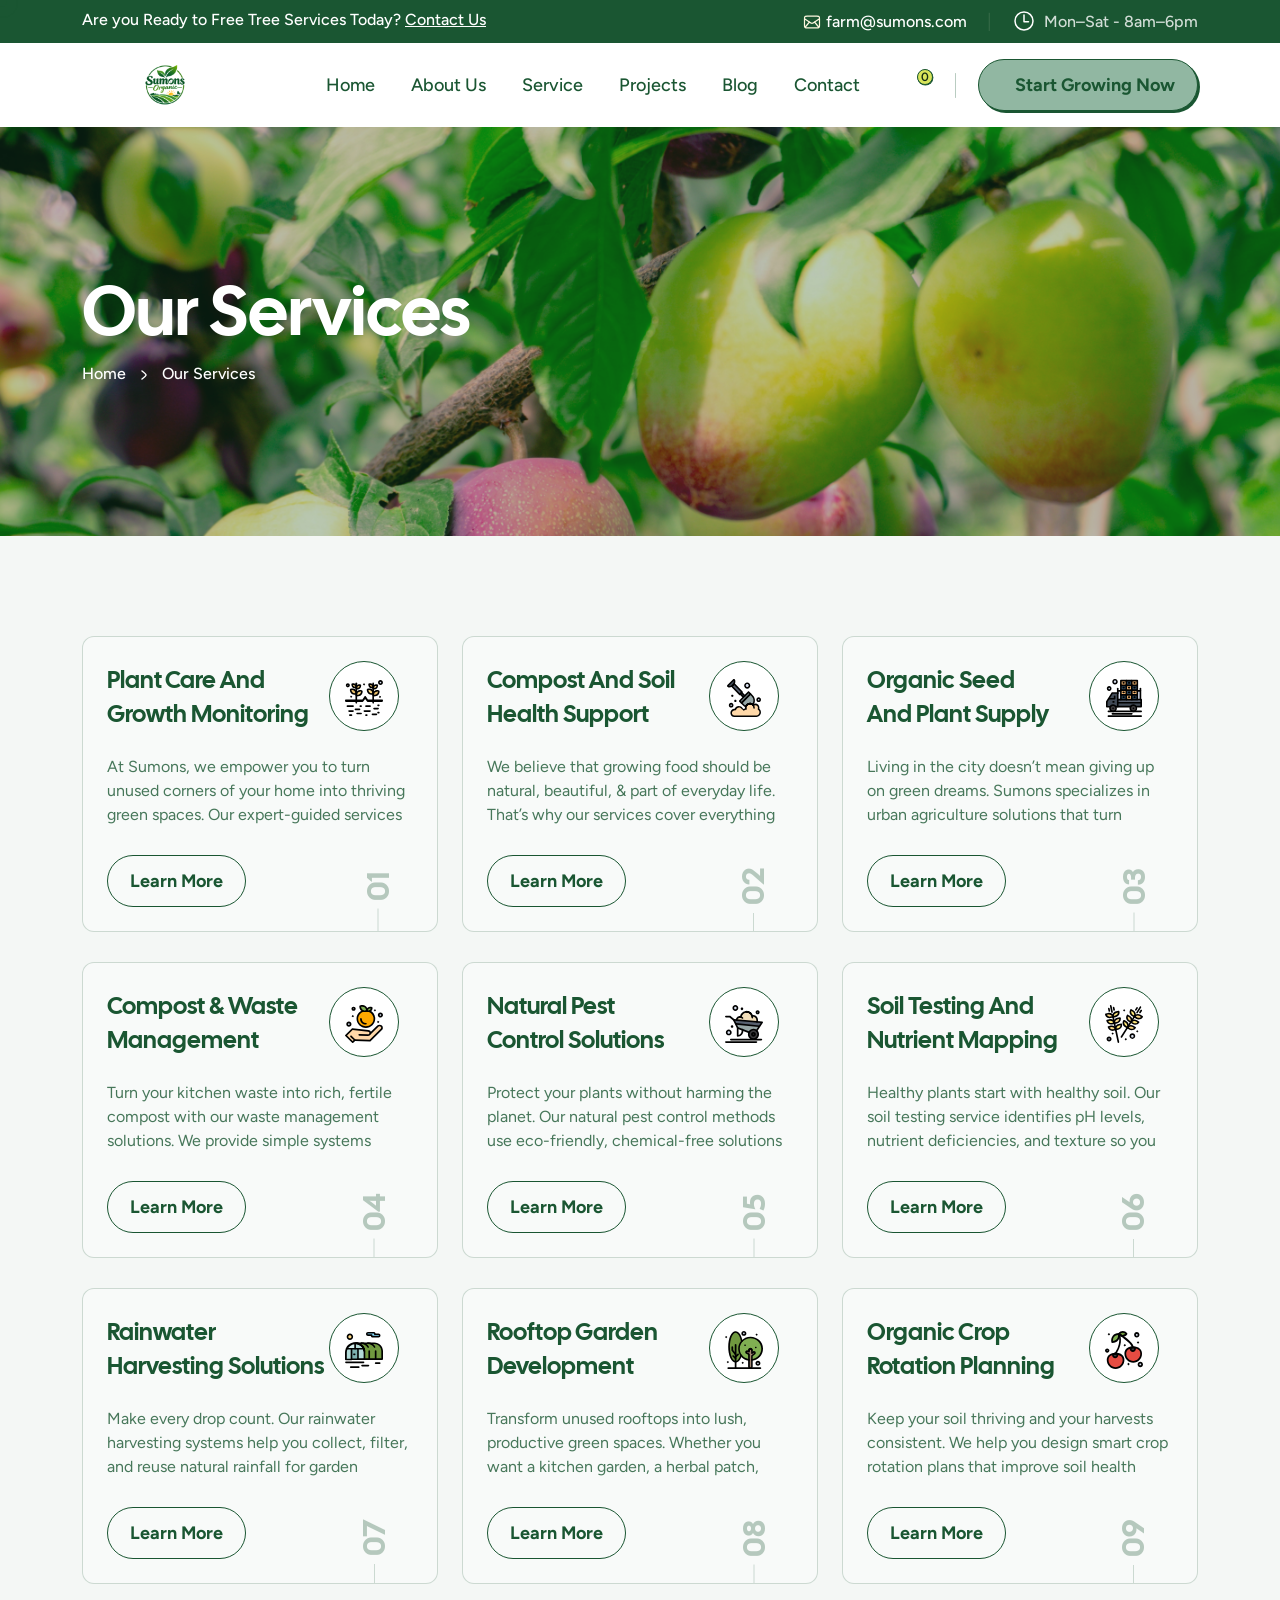
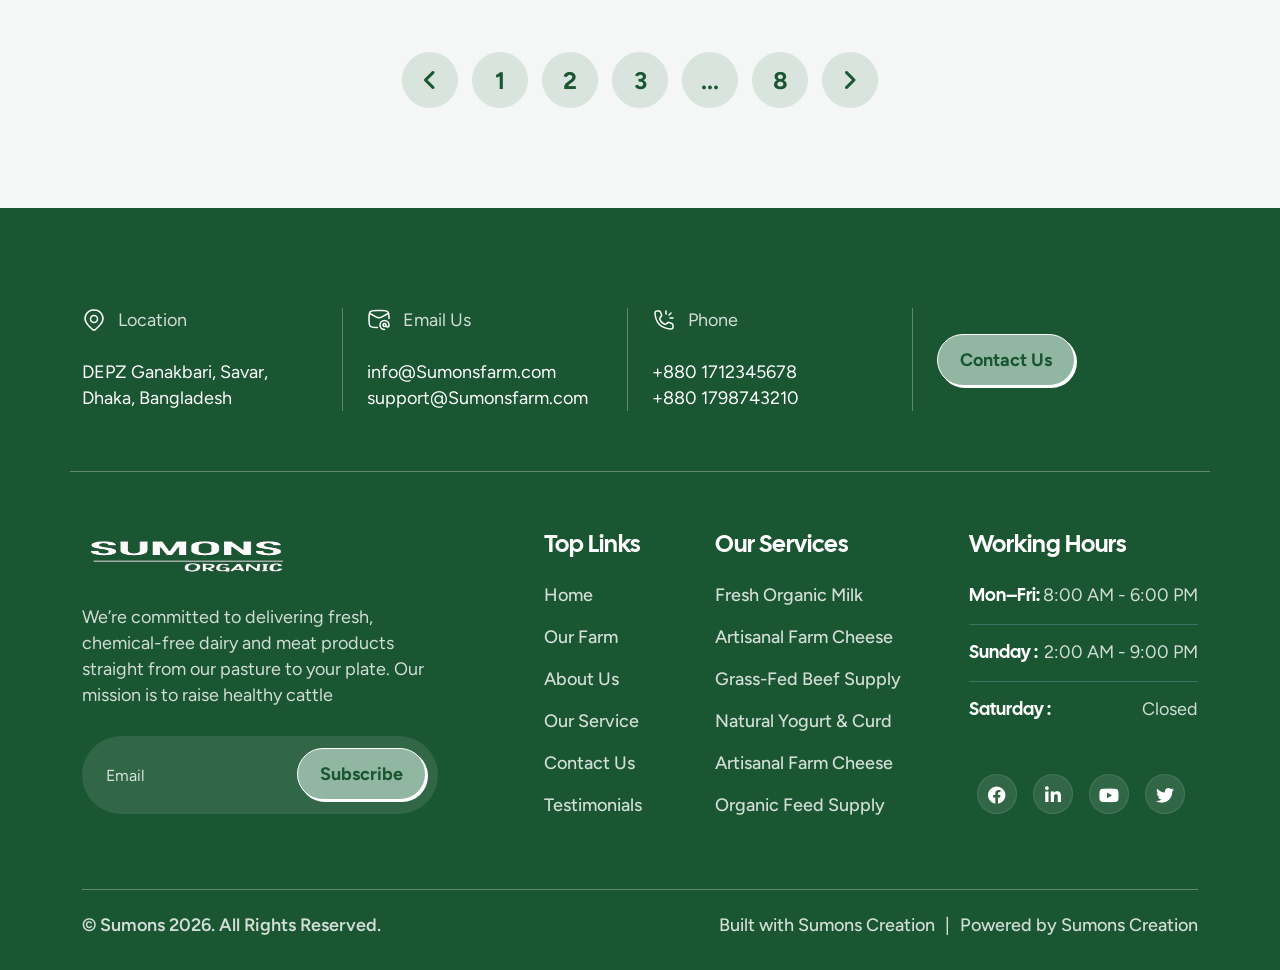
<file: service.html>
<!DOCTYPE html>
<html lang="en">

<head>
  <meta charset="UTF-8">
  <meta name="viewport" content="width=device-width, initial-scale=1.0">
  <title> Sumons- Agriculture and Organic Farm </title>

  <!--=====FAB ICON=======-->
  <link rel="shortcut icon" href="assets/img/logo/fav-logo1.png" type="image/x-icon">

  <!--===== CSS LINK =======-->
  <link rel="stylesheet" href="assets/css/plugins/bootstrap.min.css">
  <link rel="stylesheet" href="assets/css/plugins/aos.css">
  <link rel="stylesheet" href="assets/css/plugins/fontawesome.css">
  <link rel="stylesheet" href="assets/css/plugins/magnific-popup.css">
  <link rel="stylesheet" href="assets/css/plugins/owlcarousel.min.css">
  <link rel="stylesheet" href="assets/css/plugins/slick-slider.css">
  <link rel="stylesheet" href="assets/css/plugins/nice-select.css">
  <link rel="stylesheet" href="assets/css/plugins/swiper.min.css">
  <link rel="stylesheet" href="assets/css/main.css">

  <!--=====  JS SCRIPT LINK =======-->
  <script src="assets/js/plugins/jquery-3-7-1.min.js"></script>  
</head>

<body>


  <!--===== PRELODER STARTS=======-->
    <div class="preloader">
    <div class="loading-container">
      <div class="loading"></div>
      <div id="loading-icon"><img src="assets/img/logo/preloader.png" alt=""></div>
    </div>
  </div>
  <!--===== PRELODER ENDS=======-->

  <!--===== PROGRESS STARTS=======-->
  <div class="paginacontainer">
    <div class="progress-wrap">
      <svg class="progress-circle svg-content" width="100%" height="100%" viewBox="-1 -1 102 102">
        <path d="M50,1 a49,49 0 0,1 0,98 a49,49 0 0,1 0,-98" />
      </svg>
    </div>
  </div>
  <!--===== PROGRESS ENDS=======-->

<!--===== MOBILE HEADER STARTS =======-->
  <div class="homepage1-body">
    <div class="vl-offcanvas">
      <div class="vl-offcanvas-wrapper">
        <div class="vl-offcanvas-header d-flex justify-content-between align-items-center mb-90">
          <div class="vl-offcanvas-logo">
            <a href="index.html"><img src="assets/img/footer/footer1-logo.png" alt=""></a>
          </div>
          <div class="vl-offcanvas-close">
            <button class="vl-offcanvas-close-toggle"><i class="fa-solid fa-xmark"></i></button>
          </div>
        </div>

        <div class="vl-offcanvas-menu d-xl-none mb-40">
          <nav></nav>
        </div>

        <div class="space20"></div>
        <div class="vl-offcanvas-info">
          <h3 class="vl-offcanvas-sm-title"> Contact Us </h3>
          <div class="space20"></div>
          <span><a href="#"> <i class="fa-regular fa-envelope"></i> cattlefarm@sumons.com</a></span>
          <span><a href="tel:8801712345678"><i class="fa-solid fa-phone"></i> +880 1717904151</a></span>
          <span><a href="#"><i class="fa-solid fa-location-dot"></i> DEPZ,Ganakbari, Savar, Dhaka ,
              Bangladesh</a></span>
        </div>
        <div class="space20"></div>
        <div class="vl-offcanvas-social">
          <h3 class="vl-offcanvas-sm-title">Follow Us</h3>
          <div class="space20"></div>
          <a href="#"><i class="fab fa-facebook-f"></i></a>
          <a href="#"><i class="fab fa-twitter"></i></a>
          <a href="#"><i class="fab fa-linkedin-in"></i></a>
          <a href="#"><i class="fab fa-instagram"></i></a>
        </div>

      </div>
    </div>
    <div class="vl-offcanvas-overlay"></div>
  </div>
  <!--===== MOBILE HEADER STARTS =======-->

  <!--=====HEADER START=======-->
  <header class="homepage6-body">
    <div class="vl-header-area vl-transparent-header " id="vl-header-sticky">
      <div class="header-top-area header6-top-bg d-lg-block d-none">
        <div class="container">
          <div class="row">
            <div class="col-xl-12">
              <div class="header-top-main">
                <ul class="header-location">
                  <li>
                    <a class="clr-white" href="#">Are you Ready to Free Tree Services Today? <span>Contact Us</span></a>
                  </li>
                </ul>
                <div class="header-phn-area">
                  <a class="header-phn-mail clr-white" href="#"><svg xmlns="http://www.w3.org/2000/svg" width="20"
                      height="20" viewBox="0 0 20 20" fill="none">
                      <path
                        d="M3.33333 15.0052L7.5 10.0052M16.6667 15.0052L12.5 10.0052M2.5 6.67188L8.52083 10.6857C9.05542 11.0421 9.32267 11.2204 9.61158 11.2895C9.86692 11.3508 10.1331 11.3508 10.3884 11.2895C10.6773 11.2204 10.9446 11.0421 11.4792 10.6857L17.5 6.67188M5.16667 15.8385H14.8333C15.7667 15.8385 16.2335 15.8385 16.59 15.6569C16.9036 15.4971 17.1586 15.2421 17.3183 14.9285C17.5 14.572 17.5 14.1053 17.5 13.1719V6.83854C17.5 5.90512 17.5 5.43841 17.3183 5.08189C17.1586 4.76828 16.9036 4.51332 16.59 4.35353C16.2335 4.17187 15.7667 4.17188 14.8333 4.17188H5.16667C4.23325 4.17188 3.76653 4.17187 3.41002 4.35353C3.09641 4.51332 2.84144 4.76828 2.68166 5.08189C2.5 5.43841 2.5 5.90512 2.5 6.83854V13.1719C2.5 14.1053 2.5 14.572 2.68166 14.9285C2.84144 15.2421 3.09641 15.4971 3.41002 15.6569C3.76653 15.8385 4.23324 15.8385 5.16667 15.8385Z"
                        stroke="#FEF8E0" stroke-width="1.2" stroke-linecap="round" stroke-linejoin="round" />
                    </svg>farm@sumons.com</a>
                  <span class="header-top-line">|</span>
                  <a href="#" class="header-time header6-time"><svg xmlns="http://www.w3.org/2000/svg" width="24"
                      height="24" viewBox="0 0 24 24" fill="none">
                      <path
                        d="M12 3C7.03125 3 3 7.03125 3 12C3 16.9688 7.03125 21 12 21C16.9688 21 21 16.9688 21 12C21 7.03125 16.9688 3 12 3Z"
                        stroke="white" stroke-width="1.5" stroke-miterlimit="10" />
                      <path d="M12 6V12.75H16.5" stroke="white" stroke-width="1.5" stroke-linecap="round"
                        stroke-linejoin="round" />
                    </svg> Mon–Sat - 8am–6pm </a>
                </div>
              </div>
            </div>
          </div>
        </div>
      </div>
      <div class="vl-header-content-area white-bg">
        <div class="container">
          <div class="row align-items-center">
            <div class="col-xl-2 col-md-6 col-6">
              <div class="vl-logo">
                <a href="index.html"><img src="assets/img/logo/logo-hm6.png" alt=""></a>
              </div>
            </div>
            <div class="col-xl-7 d-none d-xl-block">
              <div class="vl-main-menu text-center">
                <nav class="vl-mobile-menu-active vl-menu-hm6-fxr">
                  <ul>
                    <li class="#">
                      <a href="index.html">Home <span><i class="#"></i></span></a>
                      <!-- <ul class="sub-menu">
                        <li><a href="index.html">Home Style 01</a></li>
                        <li><a href="index-2.html">Home Style 02</a></li>
                        <li><a href="index-3.html">Home Style 03</a></li>
                        <li><a href="index-4.html">Home Style 04</a></li>
                        <li><a href="index-5.html">Home Style 05</a></li>
                        <li><a href="index-6.html">Home Style 06</a></li>
                        <li><a href="index-7.html">Home Style 07</a></li>
                        <li><a href="index-8.html">Home Style 08</a></li>
                        <li><a href="index-9.html">Home Style 09</a></li>
                        <li><a href="index-10.html">Home Style 10</a></li>
                      </ul> -->
                    </li>
                    <li class="has-dropdown">
                      <a href="about-us.html">About Us</a>
                      <!-- <ul class="sub-menu">
                        <li><a href="about-us.html">About Us</a></li>
                        <li><a href="team.html">Our Team</a></li>
                        <li><a href="team-single.html">Team Details</a></li>
                        <li><a href="testimonials.html">Testimonials</a></li>
                        <li><a href="contact.html">Contact Us</a></li>
                        <li><a href="error-404.html">404</a></li>
                      </ul> -->
                    </li>
                    <li><a href="service.html">Service <span><i class="#"></i></span></a>
                      <!-- <ul class="sub-menu">
                        <li><a href="service.html">Our Service</a></li>
                        <li><a href="#" class="span-arrow">Service Details <span><i
                                class="fa-solid fa-angle-right d-xl-inline-block d-none"></i></span></a>
                          <ul class="sub-menu menu1">
                            <li><a href="service-left.html">Service Left</a></li>
                            <li><a href="service-right.html">Service Right</a></li>
                            <li><a href="service-single.html">Service Single</a></li>
                          </ul>
                        </li>
                      </ul> -->
                    </li>

                    <li><a href="project.html">Projects <span><i class="#"></i></span></a>
                      <!-- <ul class="sub-menu">
                        <li><a href="project.html">Our Project</a></li>
                        <li><a href="#" class="span-arrow">Project Details <span><i
                                class="fa-solid fa-angle-right d-xl-inline-block d-none"></i></span></a>
                          <ul class="sub-menu menu1">
                            <li><a href="project-left.html">Project Left</a></li>
                            <li><a href="project-right.html">Project Right</a></li>
                            <li><a href="projects-single.html">Project Single</a></li>
                          </ul>
                        </li>
                      </ul> -->
                    </li>
                    <li><a href="blog.html"> Blog <span><i class="#"></i></span></a>
                      <!-- <ul class="sub-menu">
                        <li><a href="blog.html">Our Blog</a></li>
                        <li><a href="#" class="span-arrow">Blog Details <span><i
                                class="fa-solid fa-angle-right d-xl-inline-block d-none"></i></span></a>
                          <ul class="sub-menu menu1">
                            <li><a href="blog-left.html">Blog Left</a></li>
                            <li><a href="blog-right.html">Blog Right</a></li>
                            <li><a href="blog-single.html">Blog Single</a></li>
                          </ul>
                        </li>
                      </ul> -->
                    </li>
                    <li><a href="contact.html">Contact</a></li>
                  </ul>
                </nav>
              </div>
            </div>
            <div class="col-xl-3 col-md-6 col-6">
              <div class="vl-menu-sidebar-area">
                <div class="sidebar-cart sidebar-cart6">
                  <img src="assets/img/icon/cart-icon-hm6.svg" alt="">
                  <span><a href="#">0</a></span>
                </div>
                <div class="menu-line"><svg xmlns="http://www.w3.org/2000/svg" width="1" height="25" viewBox="0 0 1 25"
                    fill="none">
                    <path d="M0.5 0.5L0.499999 24.5" stroke="#1A5632" stroke-opacity="0.3" stroke-linecap="round" />
                  </svg></div>
                <div class="vl-header-btn d-none d-xl-block text-end">
                  <div class="header6-btn">
                    <a href="contact.html" class="btn-home6">Start Growing Now</a>
                  </div>
                </div>


                <div class="vl-header-action-item d-block d-xl-none">
                  <button type="button" class="vl-offcanvas-toggle">
                    <i class="fa-solid fa-bars-staggered"></i>
                  </button>
                </div>
              </div>
            </div>
          </div>
        </div>
      </div>
    </div>
  </header>
  <!--=====HEADER END =======-->




  <!--===== HERO START =======-->
  <div class="vl-hero-inner-area parallaxie" style="background-image: url(assets/img/hero/about-us-inr-herothumb.png); background-position: center; background-size: cover; background-repeat: no-repeat;">
    <div class="container">
      <div class="row">
        <div class="col-xl-6">
          <div class="inner-hero-info">
            <h2>Our Services</h2>
            <div class="space16"></div>
            <ul>
              <li><a href="index.html">Home</a></li>
              <li><img src="assets/img/icon/arrow-right-inner.svg" alt=""></li>
              <li><a class="aboutus_titlefix" href="#">Our Services</a></li>
            </ul>
          </div>
        </div>
      </div>
    </div>
  </div>
  <!--===== HERO END =======-->


  <!--===== extra  END =======-->
  <div class="service-inr-box-area sp1">
      <div class="container">
          <div class="row">
              <div class="col-xl-4 col-lg-6">
                  <div class="service6-box margin-b30">
                <div class="service6-logos">
                  <h3 class="title"><a href="#">Plant Care And <br> Growth Monitoring</a></h3>
                  <div class="inons">
                    <img src="assets/img/icon/service6-icon(1).svg" alt="">
                  </div>
                </div>
                <div class="space24"></div>
                <p class="pera-text">At Sumons, we empower you to turn unused corners of your home into thriving green
                  spaces. Our expert-guided services</p>
                <div class="space28"></div>
                <div class="service6-box-bottom">
                  <a href="contact.html" class="btn3-home6">Learn More</a>
                  <div class="step-number">01</div>
                </div>
                  </div>
              </div>
              <div class="col-xl-4 col-lg-6">
                 <div class="service6-box margin-b30">
                <div class="service6-logos">
                  <h3 class="title"><a href="#">Compost And Soil <br> Health Support</a></h3>
                  <div class="inons">
                    <img src="assets/img/icon/service6-icon(2).svg" alt="">
                  </div>
                </div>
                <div class="space24"></div>
                <p class="pera-text">We believe that growing food should be natural, beautiful, & part of everyday life.
                  That’s why our services cover everything</p>
                <div class="space28"></div>
                <div class="service6-box-bottom">
                  <a href="contact.html" class="btn3-home6">Learn More</a>
                  <div class="step-number">02</div>
                </div>
                 </div>
              </div>
              <div class="col-xl-4 col-lg-6">
                   <div class="service6-box margin-b30">
                <div class="service6-logos">
                  <h3 class="title"><a href="#">Organic Seed <br> And Plant Supply</a></h3>
                  <div class="inons">
                    <img src="assets/img/icon/service6-icon(3).svg" alt="">
                  </div>
                </div>
                <div class="space24"></div>
                <p class="pera-text">Living in the city doesn’t mean giving up on green dreams. Sumons specializes in
                  urban agriculture solutions that turn</p>
                <div class="space28"></div>
                <div class="service6-box-bottom">
                  <a href="contact.html" class="btn3-home6">Learn More</a>
                  <div class="step-number">03</div>
                </div>
                   </div>
              </div>
              <div class="col-xl-4 col-lg-6">
                   <div class="service6-box margin-b30">
                <div class="service6-logos">
                  <h3 class="title"><a href="#">Compost & Waste <br> Management</a></h3>
                  <div class="inons">
                    <img src="assets/img/icon/service-inr-icon1.svg" alt="">
                  </div>
                </div>
                <div class="space24"></div>
                <p class="pera-text">Turn your kitchen waste into rich, fertile compost with our waste management solutions. We provide simple systems</p>
                <div class="space28"></div>
                <div class="service6-box-bottom">
                  <a href="contact.html" class="btn3-home6">Learn More</a>
                  <div class="step-number">04</div>
                </div>
                   </div>
              </div>
              <div class="col-xl-4 col-lg-6">
                  <div class="service6-box margin-b30">
                <div class="service6-logos">
                  <h3 class="title"><a href="#">Natural Pest <br> Control Solutions</a></h3>
                  <div class="inons">
                    <img src="assets/img/icon/service-inr-icon2.svg" alt="">
                  </div>
                </div>
                <div class="space24"></div>
                <p class="pera-text">Protect your plants without harming the planet. Our natural pest control methods use eco-friendly, chemical-free solutions</p>
                <div class="space28"></div>
                <div class="service6-box-bottom">
                  <a href="contact.html" class="btn3-home6">Learn More</a>
                  <div class="step-number">05</div>
                </div>
                 </div>
              </div>
              <div class="col-xl-4 col-lg-6">
                  <div class="service6-box margin-b30">
                <div class="service6-logos">
                  <h3 class="title"><a href="#">Soil Testing And <br> Nutrient Mapping</a></h3>
                  <div class="inons">
                    <img src="assets/img/icon/service-inr-icon3.svg" alt="">
                  </div>
                </div>
                <div class="space24"></div>
                <p class="pera-text">Healthy plants start with healthy soil. Our soil testing service identifies pH levels, nutrient deficiencies, and texture so you</p>
                <div class="space28"></div>
                <div class="service6-box-bottom">
                  <a href="contact.html" class="btn3-home6">Learn More</a>
                  <div class="step-number">06</div>
                </div>
                  </div>
              </div>
              <div class="col-xl-4 col-lg-6">
                  <div class="service6-box margin-b30">
                <div class="service6-logos">
                  <h3 class="title"><a href="#">Rainwater <br> Harvesting Solutions</a></h3>
                  <div class="inons">
                    <img src="assets/img/icon/service-inr-icon4.svg" alt="">
                  </div>
                </div>
                <div class="space24"></div>
                <p class="pera-text">Make every drop count. Our rainwater harvesting systems help you collect,    filter, and reuse natural rainfall for garden</p>
                <div class="space28"></div>
                <div class="service6-box-bottom">
                  <a href="contact.html" class="btn3-home6">Learn More</a>
                  <div class="step-number">07</div>
                </div>
                   </div>
              </div>
              <div class="col-xl-4 col-lg-6">
                  <div class="service6-box margin-b30">
                <div class="service6-logos">
                  <h3 class="title"><a href="#">Rooftop Garden <br> Development</a></h3>
                  <div class="inons">
                    <img src="assets/img/icon/service-inr-icon5.svg" alt="">
                  </div>
                </div>
                <div class="space24"></div>
                <p class="pera-text">Transform unused rooftops into lush, productive green spaces. Whether you want a kitchen garden, a herbal patch,</p>
                <div class="space28"></div>
                <div class="service6-box-bottom">
                  <a href="contact.html" class="btn3-home6">Learn More</a>
                  <div class="step-number">08</div>
                </div>
                 </div>
              </div>
              <div class="col-xl-4 col-lg-6">
                  <div class="service6-box margin-b30">
                <div class="service6-logos">
                  <h3 class="title"><a href="#">Organic Crop <br> Rotation Planning</a></h3>
                  <div class="inons">
                    <img src="assets/img/icon/service-inr-icon6.svg" alt="">
                  </div>
                </div>
                <div class="space24"></div>
                <p class="pera-text">Keep your soil thriving and your harvests consistent. We help you design smart crop rotation plans that improve soil health</p>
                <div class="space28"></div>
                <div class="service6-box-bottom">
                  <a href="contact.html" class="btn3-home6">Learn More</a>
                  <div class="step-number">09</div>
                </div>
              </div>
              </div>
              <div class="inner-pagination text-center">
          <ul>
            <li><a href="#"><i class="fa-solid fa-angle-left"></i></a></li>
            <li><a href="#">1</a></li>
            <li><a href="#">2</a></li>
            <li><a href="#">3</a></li>
            <li><a href="#">...</a></li>
            <li><a href="#">8</a></li>
            <li><a href="#"><i class="fa-solid fa-angle-right"></i></a></li>
          </ul>
             </div>
          </div>
      </div>
  </div>
  <!--===== extra  END =======-->











  <!--===== footer area start =======-->
   <div class="vl-footer1-area vl-footer6-area">
    <div class="container">
      <div class="row">
        <div class="vl-footer1-top">
          <div class="row align-items-center">
            <div class="col-xl-3 col-lg-3 col-md-6">
              <div class="footer1-mobile">
                <div class="icons">
                  <a href="#"><svg xmlns="http://www.w3.org/2000/svg" width="24" height="24" viewBox="0 0 24 24"
                      fill="none">
                      <path
                        d="M13.6177 21.367C13.1841 21.773 12.6044 22 12.0011 22C11.3978 22 10.8182 21.773 10.3845 21.367C6.41302 17.626 1.09076 13.4469 3.68627 7.37966C5.08963 4.09916 8.45834 2 12.0011 2C15.5439 2 18.9126 4.09916 20.316 7.37966C22.9082 13.4393 17.599 17.6389 13.6177 21.367Z"
                        stroke="white" stroke-width="1.5"></path>
                      <path
                        d="M15.5 11C15.5 12.933 13.933 14.5 12 14.5C10.067 14.5 8.5 12.933 8.5 11C8.5 9.067 10.067 7.5 12 7.5C13.933 7.5 15.5 9.067 15.5 11Z"
                        stroke="white" stroke-width="1.5"></path>
                    </svg>Location</a>
                </div>
                <div class="space24"></div>
                <ul>
                  <li><a href="#">DEPZ Ganakbari, Savar,</a></li> 
                  <li><a href="#">Dhaka, Bangladesh</a></li>
                </ul>
              </div>
            </div>
            <div class="col-xl-3 col-lg-3 col-md-6">
               <div class="space20 d-xl-none d-block"></div>
              <div class="footer1-mobile">
                <div class="icons">
                  <a href="#"><svg xmlns="http://www.w3.org/2000/svg" width="24" height="24" viewBox="0 0 24 24"
                      fill="none">
                      <path d="M2 5L8.91302 8.92462C11.4387 10.3585 12.5613 10.3585 15.087 8.92462L22 5" stroke="white"
                        stroke-width="1.5" stroke-linejoin="round"></path>
                      <path
                        d="M10.5 19.5C10.0337 19.4939 9.56682 19.485 9.09883 19.4732C5.95033 19.3941 4.37608 19.3545 3.24496 18.2184C2.11383 17.0823 2.08114 15.5487 2.01577 12.4814C1.99475 11.4951 1.99474 10.5147 2.01576 9.52843C2.08114 6.46113 2.11382 4.92748 3.24495 3.79139C4.37608 2.6553 5.95033 2.61573 9.09882 2.53658C11.0393 2.4878 12.9607 2.48781 14.9012 2.53659C18.0497 2.61574 19.6239 2.65532 20.755 3.79141C21.8862 4.92749 21.9189 6.46114 21.9842 9.52844C21.9939 9.98251 21.9991 10.1965 21.9999 10.5"
                        stroke="white" stroke-width="1.5" stroke-linecap="round" stroke-linejoin="round"></path>
                      <path
                        d="M19 17C19 17.8284 18.3284 18.5 17.5 18.5C16.6716 18.5 16 17.8284 16 17C16 16.1716 16.6716 15.5 17.5 15.5C18.3284 15.5 19 16.1716 19 17ZM19 17V17.5C19 18.3284 19.6716 19 20.5 19C21.3284 19 22 18.3284 22 17.5V17C22 14.5147 19.9853 12.5 17.5 12.5C15.0147 12.5 13 14.5147 13 17C13 19.4853 15.0147 21.5 17.5 21.5"
                        stroke="white" stroke-width="1.5" stroke-linecap="round" stroke-linejoin="round"></path>
                    </svg>Email Us</a>
                </div>
                <div class="space24"></div>
                <ul>
                  <li><a href="#">info@Sumonsfarm.com</a></li>
                  <li><a href="#">support@Sumonsfarm.com</a></li>
                </ul>
              </div>
            </div>
            <div class="col-xl-3 col-lg-3 col-md-6">
              <div class="footer1-mobile lg-mt20">
                <div class="icons">
                  <a href="#"><svg xmlns="http://www.w3.org/2000/svg" width="24" height="24" viewBox="0 0 24 24"
                      fill="none">
                      <path d="M14 3V6M19 5L17 7M21 10H18" stroke="white" stroke-width="1.5" stroke-linecap="round"
                        stroke-linejoin="round"></path>
                      <path
                        d="M9.15825 5.71223L8.7556 4.80625C8.49232 4.21388 8.36068 3.91768 8.1638 3.69101C7.91707 3.40694 7.59547 3.19794 7.23567 3.08785C6.94858 3 6.62446 3 5.97621 3C5.02791 3 4.55375 3 4.15573 3.18229C3.68687 3.39702 3.26343 3.86328 3.09473 4.3506C2.95151 4.76429 2.99253 5.18943 3.07458 6.0397C3.94791 15.0902 8.90981 20.0521 17.9603 20.9254C18.8106 21.0075 19.2357 21.0485 19.6494 20.9053C20.1367 20.7366 20.603 20.3131 20.8177 19.8443C21 19.4462 21 18.9721 21 18.0238C21 17.3755 21 17.0514 20.9122 16.7643C20.8021 16.4045 20.5931 16.0829 20.309 15.8362C20.0823 15.6393 19.7861 15.5077 19.1937 15.2444L18.2878 14.8417C17.6462 14.5566 17.3255 14.4141 16.9995 14.3831C16.6876 14.3534 16.3731 14.3972 16.0811 14.5109C15.776 14.6297 15.5063 14.8544 14.967 15.3038C14.4301 15.7512 14.1617 15.9749 13.8337 16.0947C13.543 16.2009 13.1586 16.2403 12.8523 16.1951C12.5069 16.1442 12.2423 16.0029 11.7133 15.7201C10.0672 14.8405 9.15953 13.9328 8.27986 12.2867C7.99714 11.7577 7.85578 11.4931 7.80487 11.1477C7.75974 10.8414 7.79908 10.457 7.9053 10.1663C8.02512 9.83828 8.24881 9.56986 8.69619 9.033C9.14562 8.49368 9.37034 8.22402 9.48915 7.91891C9.60285 7.62694 9.64661 7.3124 9.61694 7.00048C9.58594 6.67452 9.44338 6.35376 9.15825 5.71223Z"
                        stroke="white" stroke-width="1.5" stroke-linecap="round"></path>
                    </svg>Phone
                  </a>
                </div>
                <div class="space24"></div>
                <ul>
                   <li><a href="tel:+8801712345678">+880 1712345678</a></li>
                  <li><a href="tel:+8801798743210">+880 1798743210</a></li>
                </ul>
              </div>
            </div>
            <div class="col-xl-3 col-lg-3 col-md-6">
               <div class="space30 d-xl-none d-block"></div>
              <div class="footer1-mobile footer1-mobile-fixxer lg-mt20">
                <a href="contact.html" class="btn4-home6">Contact Us</a>
              </div>
            </div>
          </div>
        </div>
        <div class="vl-footer1-info">
          <div class="row">
            <div class="col-xl-4 col-lg-4 col-md-6">
              <div class="footer1-logo-area">
                <img src="assets/img/footer/footer1-logo.png" alt="">
                <div class="space24"></div>
                <p>We’re committed to delivering fresh, chemical-free dairy and meat products straight from our pasture
                  to your plate. Our mission is to raise healthy cattle</p>
                <div class="space28"></div>
                <div class="footer1-subscribe">
                  <form action="#">
                    <input type="email" placeholder="Email">
                    <div class="sub-btn">
                      <button type="submit" class="btn4-home6">Subscribe</button>
                    </div>
                  </form>
                </div>
              </div>
            </div>
            <div class="col-xl col-lg-4 col-md-6">
               <div class="space30 d-md-none d-block"></div>
              <div class="footer-widget-area wid1-fix mt-20xs_brk">
                <h3>Top Links</h3>
                <div class="space28"></div>
                <ul>
                  <li><a href="index.html">Home</a></li>
                  <li><a href="about-us.html">Our Farm</a></li>
                  <li><a href="service.html">About Us</a></li>
                  <li><a href="service.html">Our Service</a></li>
                  <li><a href="blog.html">Contact Us</a></li>
                  <li><a href="contact.html">Testimonials </a></li>
                </ul>
              </div>
            </div>
            <div class="col-xl col-lg-4 col-md-6">
               <div class="space30 d-md-none d-block"></div>
              <div class="footer-widget-area">
                <h3>Our Services</h3>
                <div class="space28"></div>
                <ul>
                  <li><a href="index-2.html">Fresh Organic Milk</a></li>
                  <li><a href="about-us.html">Artisanal Farm Cheese</a></li>
                  <li><a href="service.html">Grass-Fed Beef Supply</a></li>
                  <li><a href="service.html">Natural Yogurt &amp; Curd</a></li>
                  <li><a href="blog.html">Artisanal Farm Cheese</a></li>
                  <li><a href="contact.html">Organic Feed Supply</a></li>
                </ul>
              </div>
            </div>
            <div class="col-xl col-lg-4 col-md-6">
              <div class="space30 d-xl-none d-block"></div>
              <div class="footer1-widget-hour-info">
                <div class="footer-widget-hour">
                  <h3>Working Hours</h3>
                  <div class="space28"></div>
                  <ul>
                    <li><span><a class="f-date" href="#">Mon–Fri:</a></span> <span><a href="#">8:00 AM - 6:00
                          PM</a></span></li>
                    <li><span><a class="f-date" href="#">Sunday :</a></span> <span><a href="#">2:00 AM - 9:00
                          PM</a></span></li>
                    <li><span><a class="f-date" href="#">Saturday :</a></span> <span><a href="#">Closed</a></span></li>
                  </ul>
                </div>
                <div class="space28"></div>
                <div class="footer1-widget-social footer6-widget-social">
                  <ul class="social_link social1-footer">
                    <li>
                      <a href="#"><i class="fa-brands fa-facebook"></i></a>
                    </li>
                    <li>
                      <a href="#"><i class="fa-brands fa-linkedin-in"></i></a>
                    </li>
                    <li>
                      <a href="#"><i class="fa-brands fa-youtube"></i></a>
                    </li>
                    <li>
                      <a href="#"><i class="fa-brands fa-twitter"></i></a>
                    </li>
                  </ul>
                </div>
              </div>
            </div>
          </div>
        </div>
      </div>
      <div class="space60"></div>
      <div class="footer1-copyright-area">
        <ul class="footer1-copyright-wrap">
          <li><a href="#">© Sumons 2026. All Rights Reserved.</a></li>
          <li><a class="fw-500" href="#">Built with Sumons Creation <span>|</span> Powered by Sumons Creation</a></li>
        </ul>
      </div>
    </div>
  </div>
  <!--===== footer area end =======-->

  <!-- MouseCursor Start -->
  <div class="mouseCursor cursor-outer"></div>
  <div class="mouseCursor cursor-inner"></div>


 <!--===== JS SCRIPT LINK =======-->
<script src="assets/js/plugins/bootstrap.min.js"></script>
<script src="assets/js/plugins/fontawesome.js"></script>
<script src="assets/js/plugins/aos.js"></script>
<script src="assets/js/plugins/counter.js"></script>
<script src="assets/js/plugins/magnific-popup.js"></script>
<script src="assets/js/plugins/owlcarousel.min.js"></script>
<script src="assets/js/plugins/nice-select.js"></script>
<script src="assets/js/plugins/waypoints.js"></script>
<script src="assets/js/plugins/slick-slider.js"></script>
<script src="assets/js/plugins/swiper.min.js"></script>

   <!-- GSAP ANIMATION -->
  <script src="assets/js/plugins/gsap.min.js"></script>
  <script src="assets/js/plugins/ScrollTrigger.min.js"></script>
  <script src="assets/js/plugins/SmoothScroll.js"></script>
  <script src="assets/js/plugins/Splitetext.js"></script>
  <script src="assets/js/plugins/parallaxie.js"></script>

<script src="assets/js/main.js"></script>
</body>

</html>
</file>
<file: assets/css/plugins/nice-select.css>
.nice-select {
    -webkit-tap-highlight-color: transparent;
    background-color: #fff;
    border-radius: 5px;
    border: solid 1px #e8e8e8;
    box-sizing: border-box;
    clear: both;
    cursor: pointer;
    display: block;
    float: left;
    font-family: inherit;
    font-size: 14px;
    font-weight: normal;
    height: 42px;
    line-height: 40px;
    outline: none;
    padding-left: 18px;
    padding-right: 30px;
    position: relative;
    text-align: left !important;
    -webkit-transition: all 0.2s ease-in-out;
    transition: all 0.2s ease-in-out;
    -webkit-user-select: none;
       -moz-user-select: none;
        -ms-user-select: none;
            user-select: none;
    white-space: nowrap;
    width: auto; }
    .nice-select:hover {
      border-color: #dbdbdb; }
    .nice-select:active, .nice-select.open, .nice-select:focus {
      border-color: #999; }
    .nice-select:after {
      border-bottom: 2px solid #999;
      border-right: 2px solid #999;
      content: '';
      display: block;
      height: 5px;
      margin-top: -4px;
      pointer-events: none;
      position: absolute;
      right: 12px;
      top: 50%;
      -webkit-transform-origin: 66% 66%;
          -ms-transform-origin: 66% 66%;
              transform-origin: 66% 66%;
      -webkit-transform: rotate(45deg);
          -ms-transform: rotate(45deg);
              transform: rotate(45deg);
      -webkit-transition: all 0.15s ease-in-out;
      transition: all 0.15s ease-in-out;
      width: 5px; }
    .nice-select.open:after {
      -webkit-transform: rotate(-135deg);
          -ms-transform: rotate(-135deg);
              transform: rotate(-135deg); }
    .nice-select.open .list {
      opacity: 1;
      pointer-events: auto;
      -webkit-transform: scale(1) translateY(0);
          -ms-transform: scale(1) translateY(0);
              transform: scale(1) translateY(0); }
    .nice-select.disabled {
      border-color: #ededed;
      color: #999;
      pointer-events: none; }
      .nice-select.disabled:after {
        border-color: #cccccc; }
    .nice-select.wide {
      width: 100%; }
      .nice-select.wide .list {
        left: 0 !important;
        right: 0 !important; }
    .nice-select.right {
      float: right; }
      .nice-select.right .list {
        left: auto;
        right: 0; }
    .nice-select.small {
      font-size: 12px;
      height: 36px;
      line-height: 34px; }
      .nice-select.small:after {
        height: 4px;
        width: 4px; }
      .nice-select.small .option {
        line-height: 34px;
        min-height: 34px; }
    .nice-select .list {
      background-color: #fff;
      border-radius: 5px;
      box-shadow: 0 0 0 1px rgba(68, 68, 68, 0.11);
      box-sizing: border-box;
      margin-top: 4px;
      opacity: 0;
      overflow: hidden;
      padding: 0;
      pointer-events: none;
      position: absolute;
      top: 100%;
      left: 0;
      -webkit-transform-origin: 50% 0;
          -ms-transform-origin: 50% 0;
              transform-origin: 50% 0;
      -webkit-transform: scale(0.75) translateY(-21px);
          -ms-transform: scale(0.75) translateY(-21px);
              transform: scale(0.75) translateY(-21px);
      -webkit-transition: all 0.2s cubic-bezier(0.5, 0, 0, 1.25), opacity 0.15s ease-out;
      transition: all 0.2s cubic-bezier(0.5, 0, 0, 1.25), opacity 0.15s ease-out;
      z-index: 9; }
      .nice-select .list:hover .option:not(:hover) {
        background-color: transparent !important; }
    .nice-select .option {
      cursor: pointer;
      font-weight: 400;
      line-height: 40px;
      list-style: none;
      min-height: 40px;
      outline: none;
      padding-left: 18px;
      padding-right: 29px;
      text-align: left;
      -webkit-transition: all 0.2s;
      transition: all 0.2s; }
      .nice-select .option:hover, .nice-select .option.focus, .nice-select .option.selected.focus {
        background-color: #f6f6f6; }
      .nice-select .option.selected {
        font-weight: bold; }
      .nice-select .option.disabled {
        background-color: transparent;
        color: #999;
        cursor: default; }
  
  .no-csspointerevents .nice-select .list {
    display: none; }
  
  .no-csspointerevents .nice-select.open .list {
    display: block; }
</file>
<file: assets/css/plugins/owlcarousel.min.css>
blog/**
 * Owl Carousel v2.3.4
 * Copyright 2013-2018 David Deutsch
 * Licensed under: SEE LICENSE IN https://github.com/OwlCarousel2/OwlCarousel2/blob/master/LICENSE
 */
 .owl-carousel,.owl-carousel .owl-item{-webkit-tap-highlight-color:transparent;position:relative}.owl-carousel{display:none;width:100%;z-index:1}.owl-carousel .owl-stage{position:relative;-ms-touch-action:pan-Y;touch-action:manipulation;-moz-backface-visibility:hidden}.owl-carousel .owl-stage:after{content:".";display:block;clear:both;visibility:hidden;line-height:0;height:0}.owl-carousel .owl-stage-outer{position:relative;overflow:hidden;-webkit-transform:translate3d(0,0,0)}.owl-carousel .owl-item,.owl-carousel .owl-wrapper{-webkit-backface-visibility:hidden;-moz-backface-visibility:hidden;-ms-backface-visibility:hidden;-webkit-transform:translate3d(0,0,0);-moz-transform:translate3d(0,0,0);-ms-transform:translate3d(0,0,0)}.owl-carousel .owl-item{min-height:1px;float:left;-webkit-backface-visibility:hidden;-webkit-touch-callout:none}.owl-carousel .owl-item img{display:block;width:100%}.owl-carousel .owl-dots.disabled,.owl-carousel .owl-nav.disabled{display:none}.no-js .owl-carousel,.owl-carousel.owl-loaded{display:block}.owl-carousel .owl-dot,.owl-carousel .owl-nav .owl-next,.owl-carousel .owl-nav .owl-prev{cursor:pointer;-webkit-user-select:none;-khtml-user-select:none;-moz-user-select:none;-ms-user-select:none;user-select:none}.owl-carousel .owl-nav button.owl-next,.owl-carousel .owl-nav button.owl-prev,.owl-carousel button.owl-dot{background:0 0;color:inherit;border:none;padding:0!important;font:inherit}.owl-carousel.owl-loading{opacity:0;display:block}.owl-carousel.owl-hidden{opacity:0}.owl-carousel.owl-refresh .owl-item{visibility:hidden}.owl-carousel.owl-drag .owl-item{-ms-touch-action:pan-y;touch-action:pan-y;-webkit-user-select:none;-moz-user-select:none;-ms-user-select:none;user-select:none}.owl-carousel.owl-grab{cursor:move;cursor:grab}.owl-carousel.owl-rtl{direction:rtl}.owl-carousel.owl-rtl .owl-item{float:right}.owl-carousel .animated{animation-duration:1s;animation-fill-mode:both}.owl-carousel .owl-animated-in{z-index:0}.owl-carousel .owl-animated-out{z-index:1}.owl-carousel .fadeOut{animation-name:fadeOut}@keyframes fadeOut{0%{opacity:1}100%{opacity:0}}.owl-height{transition:height .5s ease-in-out}.owl-carousel .owl-item .owl-lazy{opacity:0;transition:opacity .4s ease}.owl-carousel .owl-item .owl-lazy:not([src]),.owl-carousel .owl-item .owl-lazy[src^=""]{max-height:0}.owl-carousel .owl-item img.owl-lazy{transform-style:preserve-3d}.owl-carousel .owl-video-wrapper{position:relative;height:100%;background:#000}.owl-carousel .owl-video-play-icon{position:absolute;height:80px;width:80px;left:50%;top:50%;margin-left:-40px;margin-top:-40px;background:url(owl.video.play.html) no-repeat;cursor:pointer;z-index:1;-webkit-backface-visibility:hidden;transition:transform .1s ease}.owl-carousel .owl-video-play-icon:hover{-ms-transform:scale(1.3,1.3);transform:scale(1.3,1.3)}.owl-carousel .owl-video-playing .owl-video-play-icon,.owl-carousel .owl-video-playing .owl-video-tn{display:none}.owl-carousel .owl-video-tn{opacity:0;height:100%;background-position:center center;background-repeat:no-repeat;background-size:contain;transition:opacity .4s ease}.owl-carousel .owl-video-frame{position:relative;z-index:1;height:100%;width:100%}
</file>
